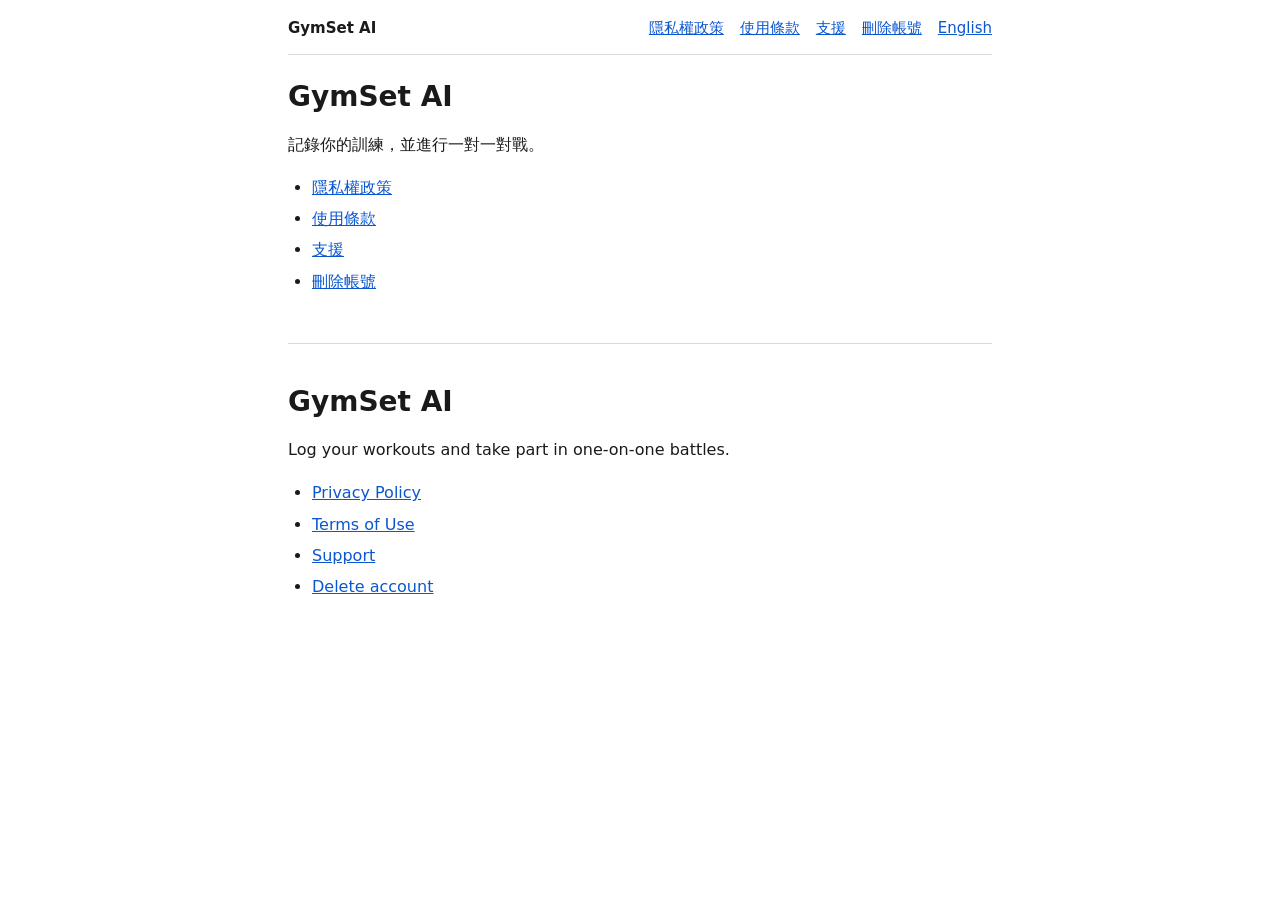
<file: index.html>
<!doctype html>
<html lang="zh-Hant">
<head>
<meta charset="utf-8">
<meta name="viewport" content="width=device-width, initial-scale=1">
<title>GymSet AI</title>
<link rel="stylesheet" href="style.css">
</head>
<body>
<nav><a class="brand" href="index.html">GymSet AI</a> <a href="privacy/index.html">隱私權政策</a> <a href="terms/index.html">使用條款</a> <a href="support/index.html">支援</a> <a href="delete-account/index.html">刪除帳號</a> <a href="index.html#en">English</a></nav>
<main>
<h1>GymSet AI</h1>
<p>記錄你的訓練，並進行一對一對戰。</p>
<ul>
<li><a href="privacy/index.html">隱私權政策</a></li>
<li><a href="terms/index.html">使用條款</a></li>
<li><a href="support/index.html">支援</a></li>
<li><a href="delete-account/index.html">刪除帳號</a></li>
</ul>
<section id="en" lang="en">
<h1>GymSet AI</h1>
<p>Log your workouts and take part in one-on-one battles.</p>
<ul>
<li><a href="en/privacy/index.html">Privacy Policy</a></li>
<li><a href="en/terms/index.html">Terms of Use</a></li>
<li><a href="support/index.html#en">Support</a></li>
<li><a href="delete-account/index.html#en">Delete account</a></li>
</ul>
</section>
</main>
</body>
</html>
</file>
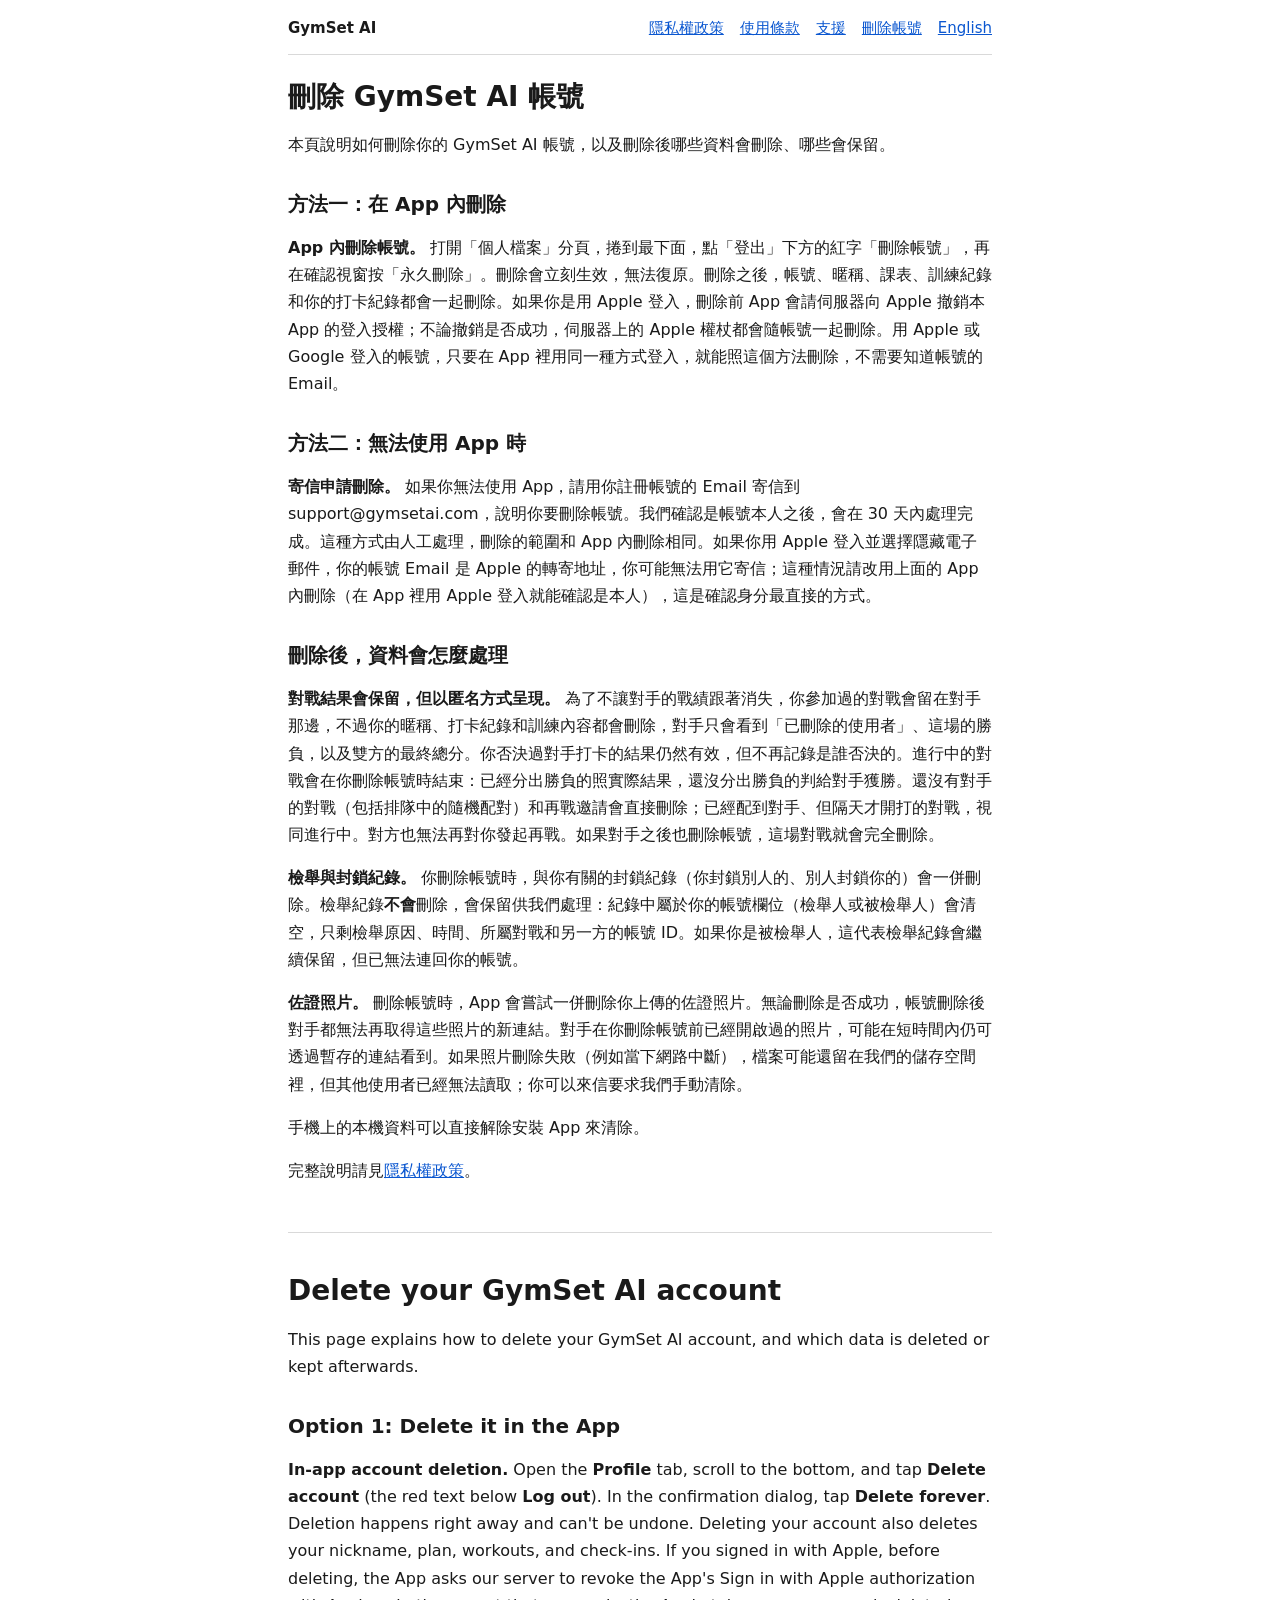
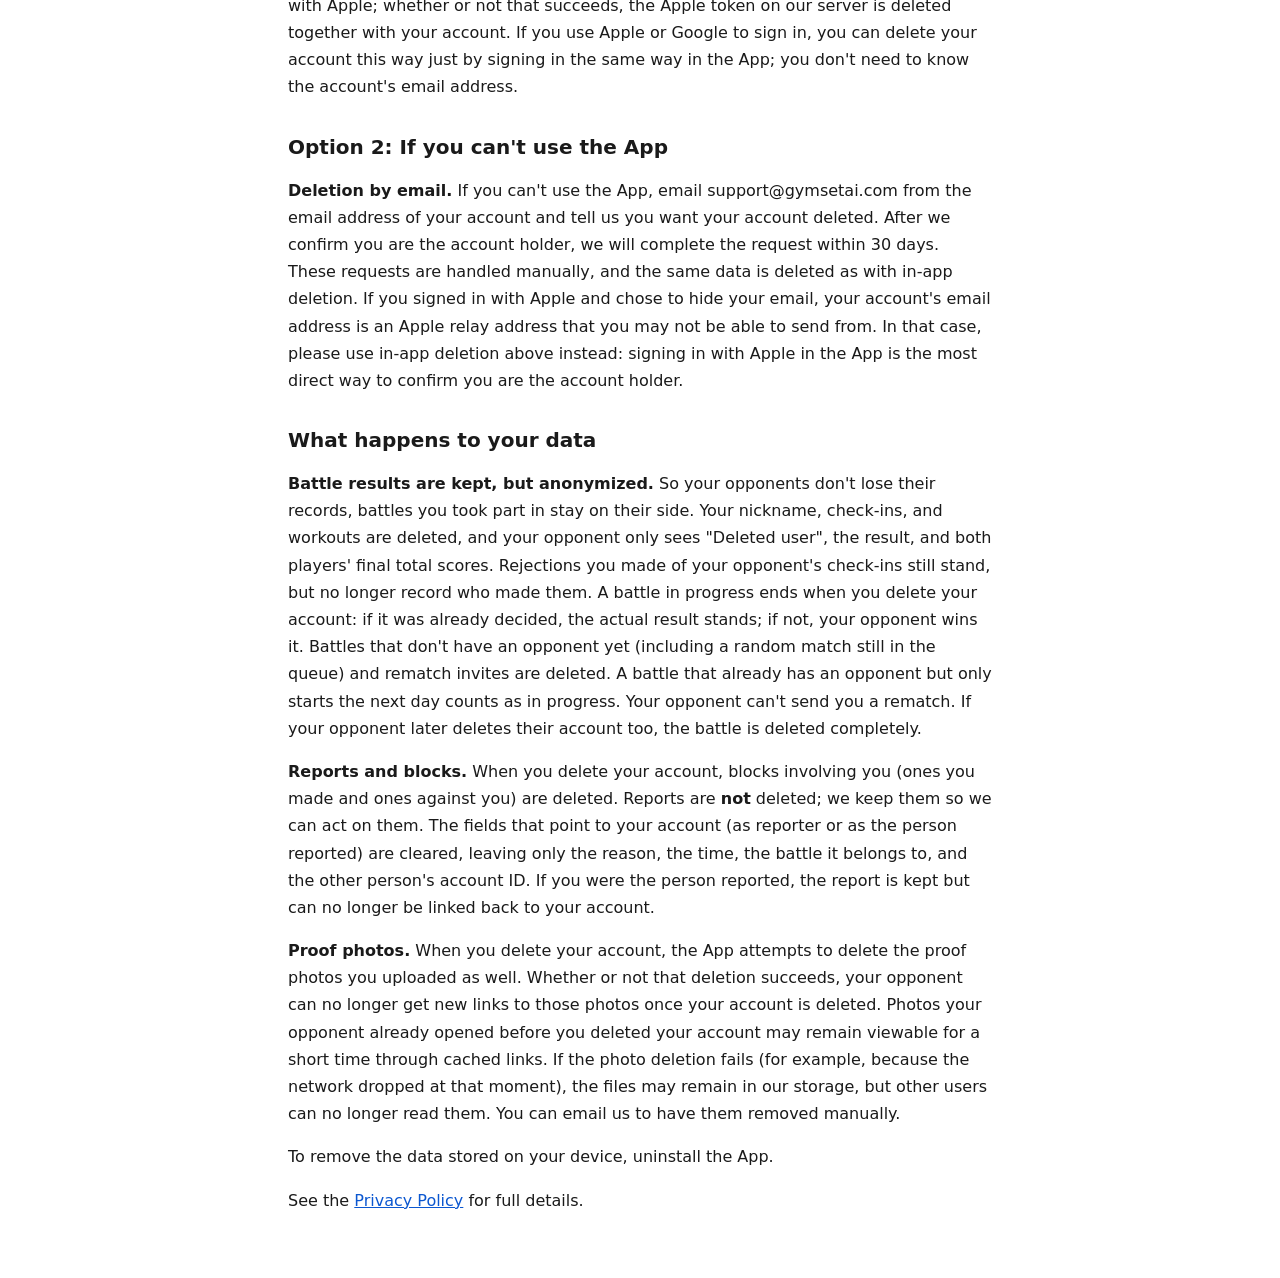
<file: delete-account/index.html>
<!doctype html>
<html lang="zh-Hant">
<head>
<meta charset="utf-8">
<meta name="viewport" content="width=device-width, initial-scale=1">
<title>刪除 GymSet AI 帳號</title>
<link rel="stylesheet" href="../style.css">
</head>
<body>
<nav><a class="brand" href="../index.html">GymSet AI</a> <a href="../privacy/index.html">隱私權政策</a> <a href="../terms/index.html">使用條款</a> <a href="../support/index.html">支援</a> <a href="../delete-account/index.html">刪除帳號</a> <a href="../delete-account/index.html#en">English</a></nav>
<main>
<h1>刪除 GymSet AI 帳號</h1>
<p>本頁說明如何刪除你的 GymSet AI 帳號，以及刪除後哪些資料會刪除、哪些會保留。</p>
<h2>方法一：在 App 內刪除</h2>
<p><strong>App 內刪除帳號。</strong> 打開「個人檔案」分頁，捲到最下面，點「登出」下方的紅字「刪除帳號」，再在確認視窗按「永久刪除」。刪除會立刻生效，無法復原。刪除之後，帳號、暱稱、課表、訓練紀錄和你的打卡紀錄都會一起刪除。如果你是用 Apple 登入，刪除前 App 會請伺服器向 Apple 撤銷本 App 的登入授權；不論撤銷是否成功，伺服器上的 Apple 權杖都會隨帳號一起刪除。用 Apple 或 Google 登入的帳號，只要在 App 裡用同一種方式登入，就能照這個方法刪除，不需要知道帳號的 Email。</p>
<h2>方法二：無法使用 App 時</h2>
<p><strong>寄信申請刪除。</strong> 如果你無法使用 App，請用你註冊帳號的 Email 寄信到 support@gymsetai.com，說明你要刪除帳號。我們確認是帳號本人之後，會在 30 天內處理完成。這種方式由人工處理，刪除的範圍和 App 內刪除相同。如果你用 Apple 登入並選擇隱藏電子郵件，你的帳號 Email 是 Apple 的轉寄地址，你可能無法用它寄信；這種情況請改用上面的 App 內刪除（在 App 裡用 Apple 登入就能確認是本人），這是確認身分最直接的方式。</p>
<h2>刪除後，資料會怎麼處理</h2>
<p><strong>對戰結果會保留，但以匿名方式呈現。</strong> 為了不讓對手的戰績跟著消失，你參加過的對戰會留在對手那邊，不過你的暱稱、打卡紀錄和訓練內容都會刪除，對手只會看到「已刪除的使用者」、這場的勝負，以及雙方的最終總分。你否決過對手打卡的結果仍然有效，但不再記錄是誰否決的。進行中的對戰會在你刪除帳號時結束：已經分出勝負的照實際結果，還沒分出勝負的判給對手獲勝。還沒有對手的對戰（包括排隊中的隨機配對）和再戰邀請會直接刪除；已經配到對手、但隔天才開打的對戰，視同進行中。對方也無法再對你發起再戰。如果對手之後也刪除帳號，這場對戰就會完全刪除。</p>
<p><strong>檢舉與封鎖紀錄。</strong> 你刪除帳號時，與你有關的封鎖紀錄（你封鎖別人的、別人封鎖你的）會一併刪除。檢舉紀錄<strong>不會</strong>刪除，會保留供我們處理：紀錄中屬於你的帳號欄位（檢舉人或被檢舉人）會清空，只剩檢舉原因、時間、所屬對戰和另一方的帳號 ID。如果你是被檢舉人，這代表檢舉紀錄會繼續保留，但已無法連回你的帳號。</p>
<p><strong>佐證照片。</strong> 刪除帳號時，App 會嘗試一併刪除你上傳的佐證照片。無論刪除是否成功，帳號刪除後對手都無法再取得這些照片的新連結。對手在你刪除帳號前已經開啟過的照片，可能在短時間內仍可透過暫存的連結看到。如果照片刪除失敗（例如當下網路中斷），檔案可能還留在我們的儲存空間裡，但其他使用者已經無法讀取；你可以來信要求我們手動清除。</p>
<p>手機上的本機資料可以直接解除安裝 App 來清除。</p>
<p>完整說明請見<a href="../privacy/index.html">隱私權政策</a>。</p>
<section id="en" lang="en">
<h1>Delete your GymSet AI account</h1>
<p>This page explains how to delete your GymSet AI account, and which data is deleted or kept afterwards.</p>
<h2>Option 1: Delete it in the App</h2>
<p><strong>In-app account deletion.</strong> Open the <strong>Profile</strong> tab, scroll to the bottom, and tap <strong>Delete account</strong> (the red text below <strong>Log out</strong>). In the confirmation dialog, tap <strong>Delete forever</strong>. Deletion happens right away and can't be undone. Deleting your account also deletes your nickname, plan, workouts, and check-ins. If you signed in with Apple, before deleting, the App asks our server to revoke the App's Sign in with Apple authorization with Apple; whether or not that succeeds, the Apple token on our server is deleted together with your account. If you use Apple or Google to sign in, you can delete your account this way just by signing in the same way in the App; you don't need to know the account's email address.</p>
<h2>Option 2: If you can't use the App</h2>
<p><strong>Deletion by email.</strong> If you can't use the App, email support@gymsetai.com from the email address of your account and tell us you want your account deleted. After we confirm you are the account holder, we will complete the request within 30 days. These requests are handled manually, and the same data is deleted as with in-app deletion. If you signed in with Apple and chose to hide your email, your account's email address is an Apple relay address that you may not be able to send from. In that case, please use in-app deletion above instead: signing in with Apple in the App is the most direct way to confirm you are the account holder.</p>
<h2>What happens to your data</h2>
<p><strong>Battle results are kept, but anonymized.</strong> So your opponents don't lose their records, battles you took part in stay on their side. Your nickname, check-ins, and workouts are deleted, and your opponent only sees &quot;Deleted user&quot;, the result, and both players' final total scores. Rejections you made of your opponent's check-ins still stand, but no longer record who made them. A battle in progress ends when you delete your account: if it was already decided, the actual result stands; if not, your opponent wins it. Battles that don't have an opponent yet (including a random match still in the queue) and rematch invites are deleted. A battle that already has an opponent but only starts the next day counts as in progress. Your opponent can't send you a rematch. If your opponent later deletes their account too, the battle is deleted completely.</p>
<p><strong>Reports and blocks.</strong> When you delete your account, blocks involving you (ones you made and ones against you) are deleted. Reports are <strong>not</strong> deleted; we keep them so we can act on them. The fields that point to your account (as reporter or as the person reported) are cleared, leaving only the reason, the time, the battle it belongs to, and the other person's account ID. If you were the person reported, the report is kept but can no longer be linked back to your account.</p>
<p><strong>Proof photos.</strong> When you delete your account, the App attempts to delete the proof photos you uploaded as well. Whether or not that deletion succeeds, your opponent can no longer get new links to those photos once your account is deleted. Photos your opponent already opened before you deleted your account may remain viewable for a short time through cached links. If the photo deletion fails (for example, because the network dropped at that moment), the files may remain in our storage, but other users can no longer read them. You can email us to have them removed manually.</p>
<p>To remove the data stored on your device, uninstall the App.</p>
<p>See the <a href="../en/privacy/index.html">Privacy Policy</a> for full details.</p>
</section>
</main>
</body>
</html>
</file>
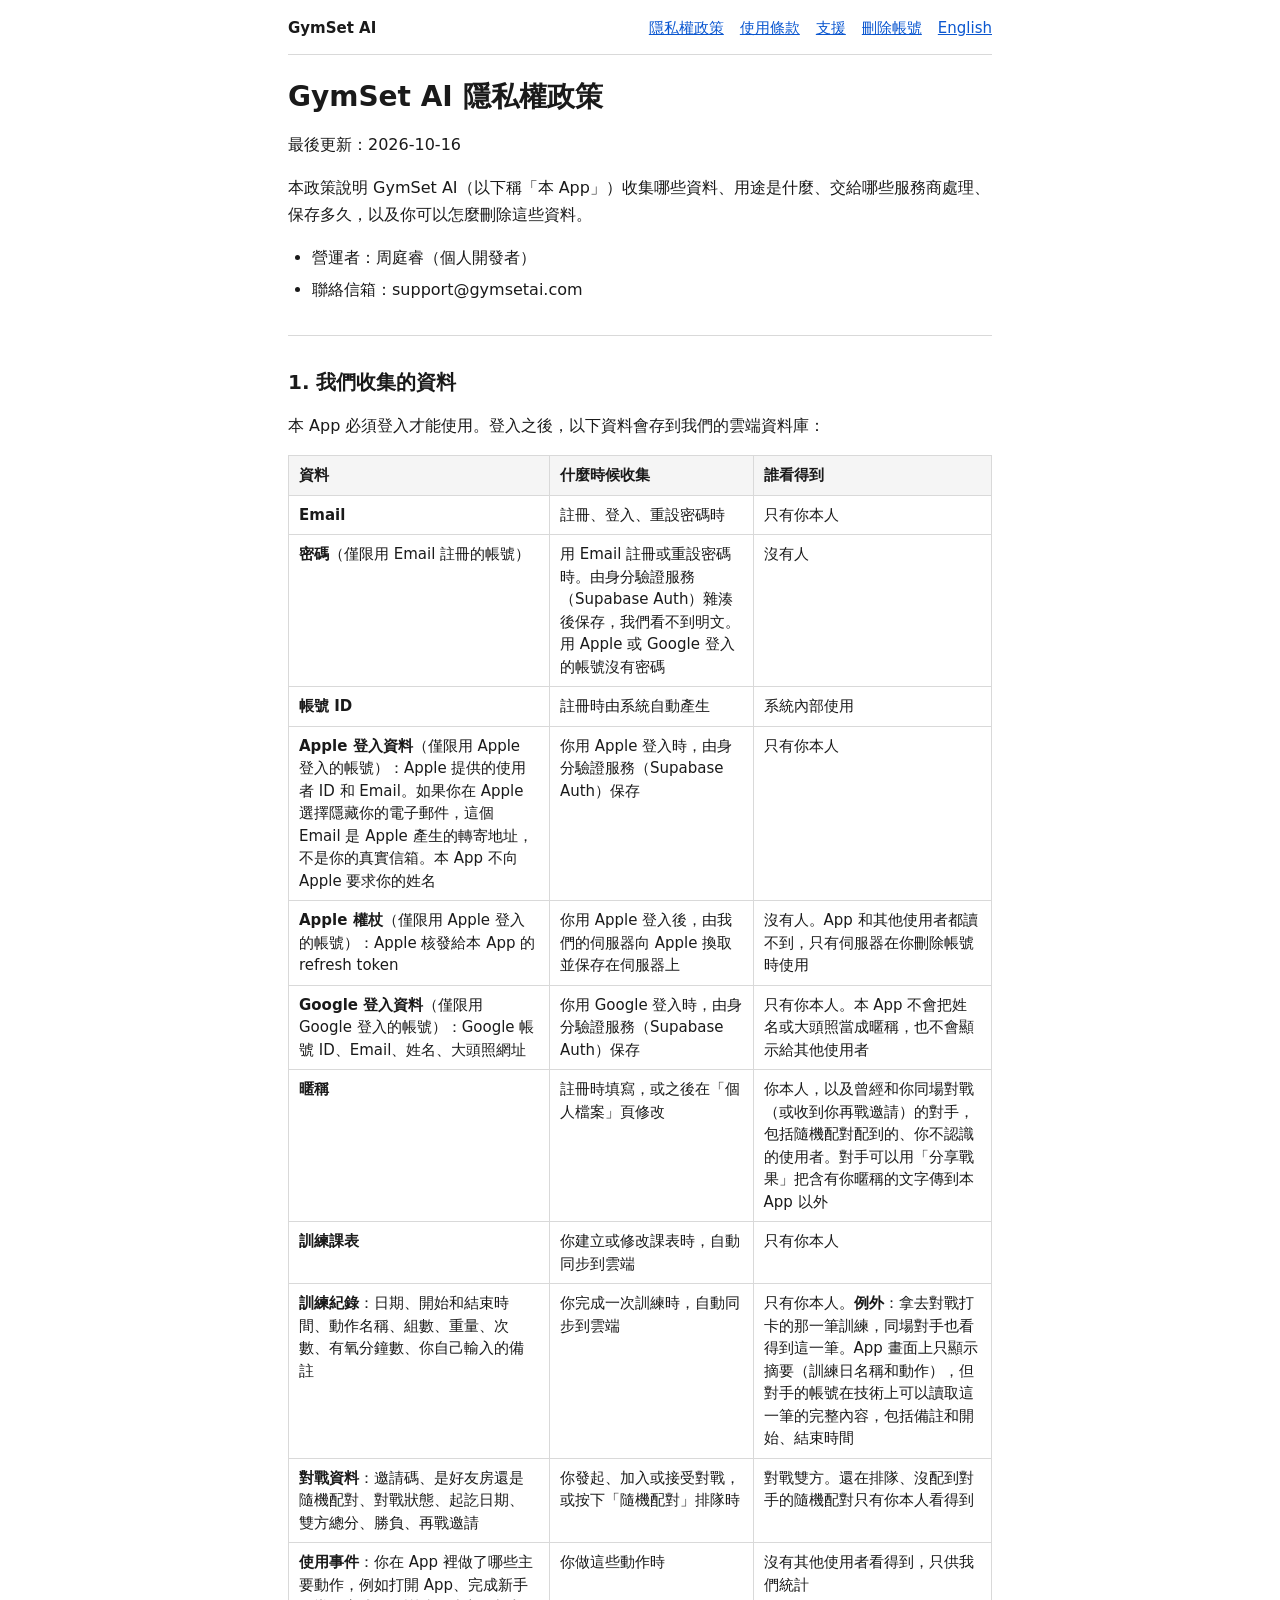
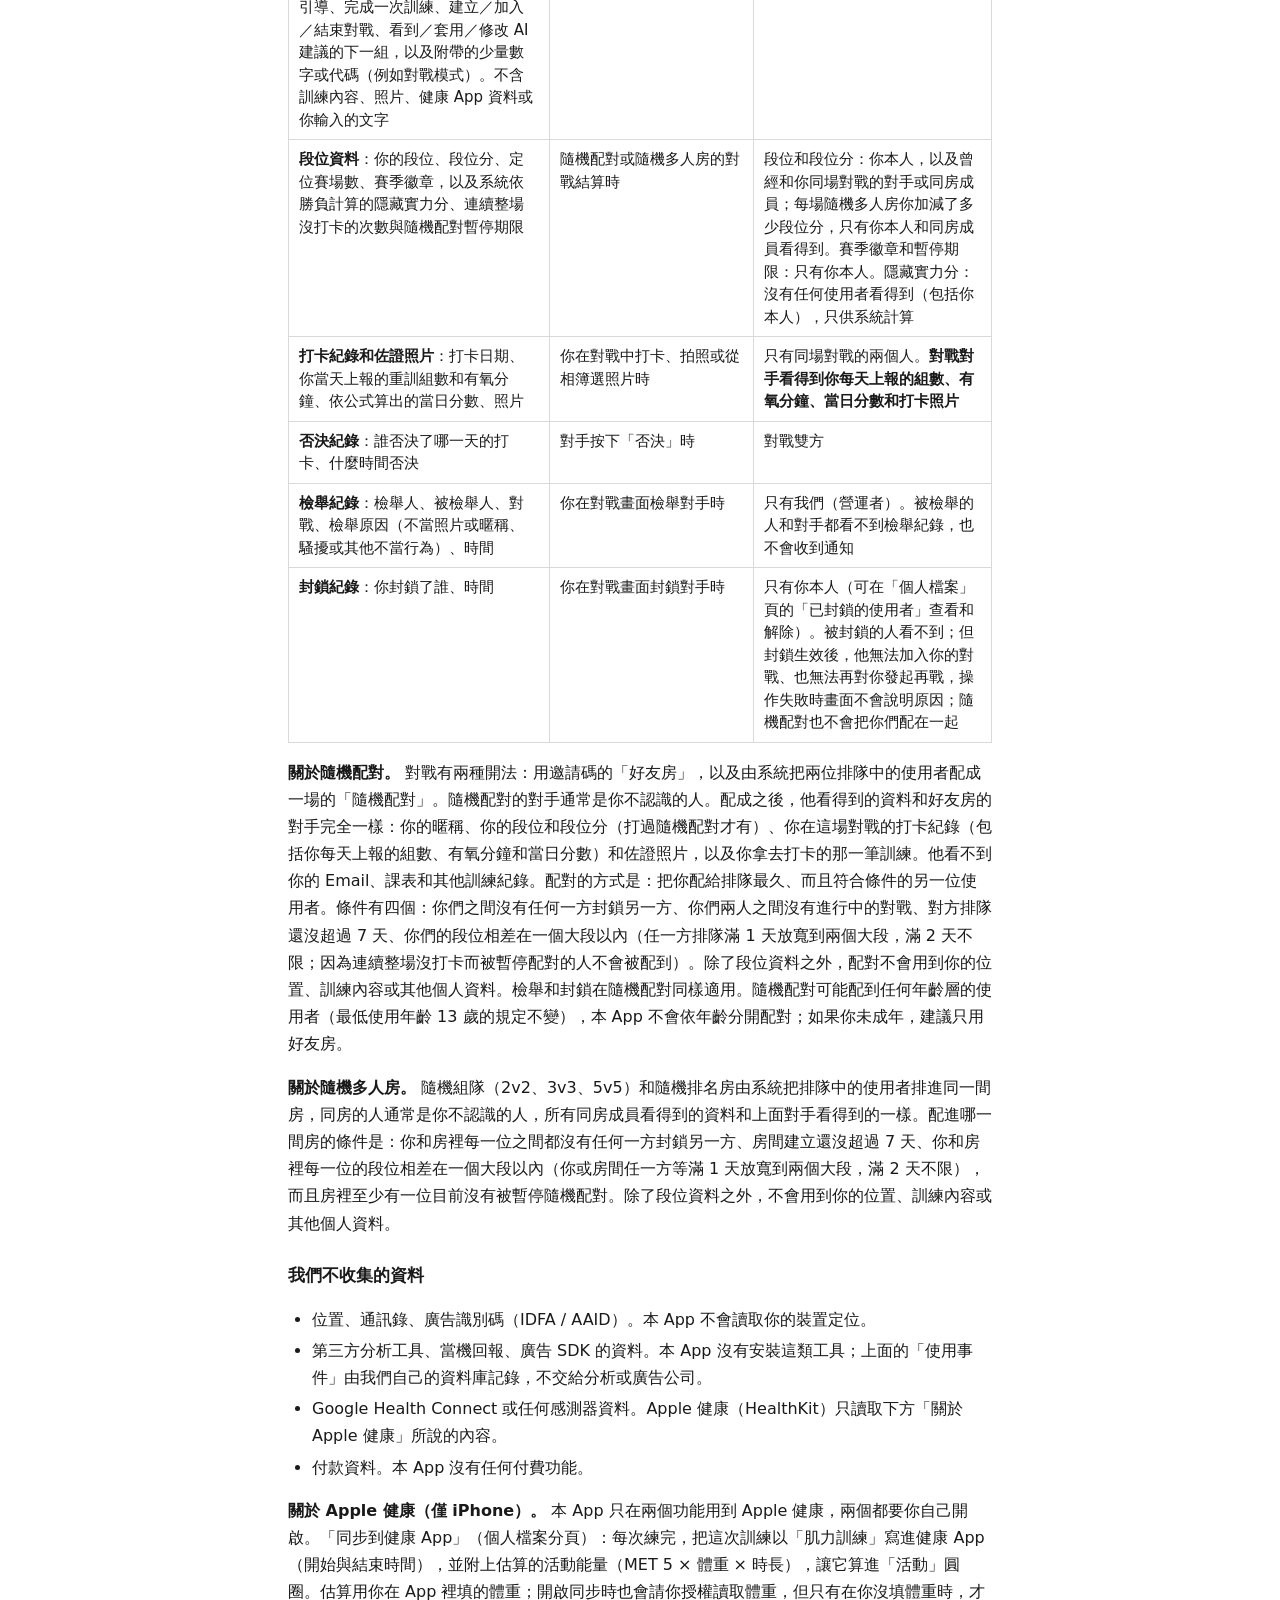
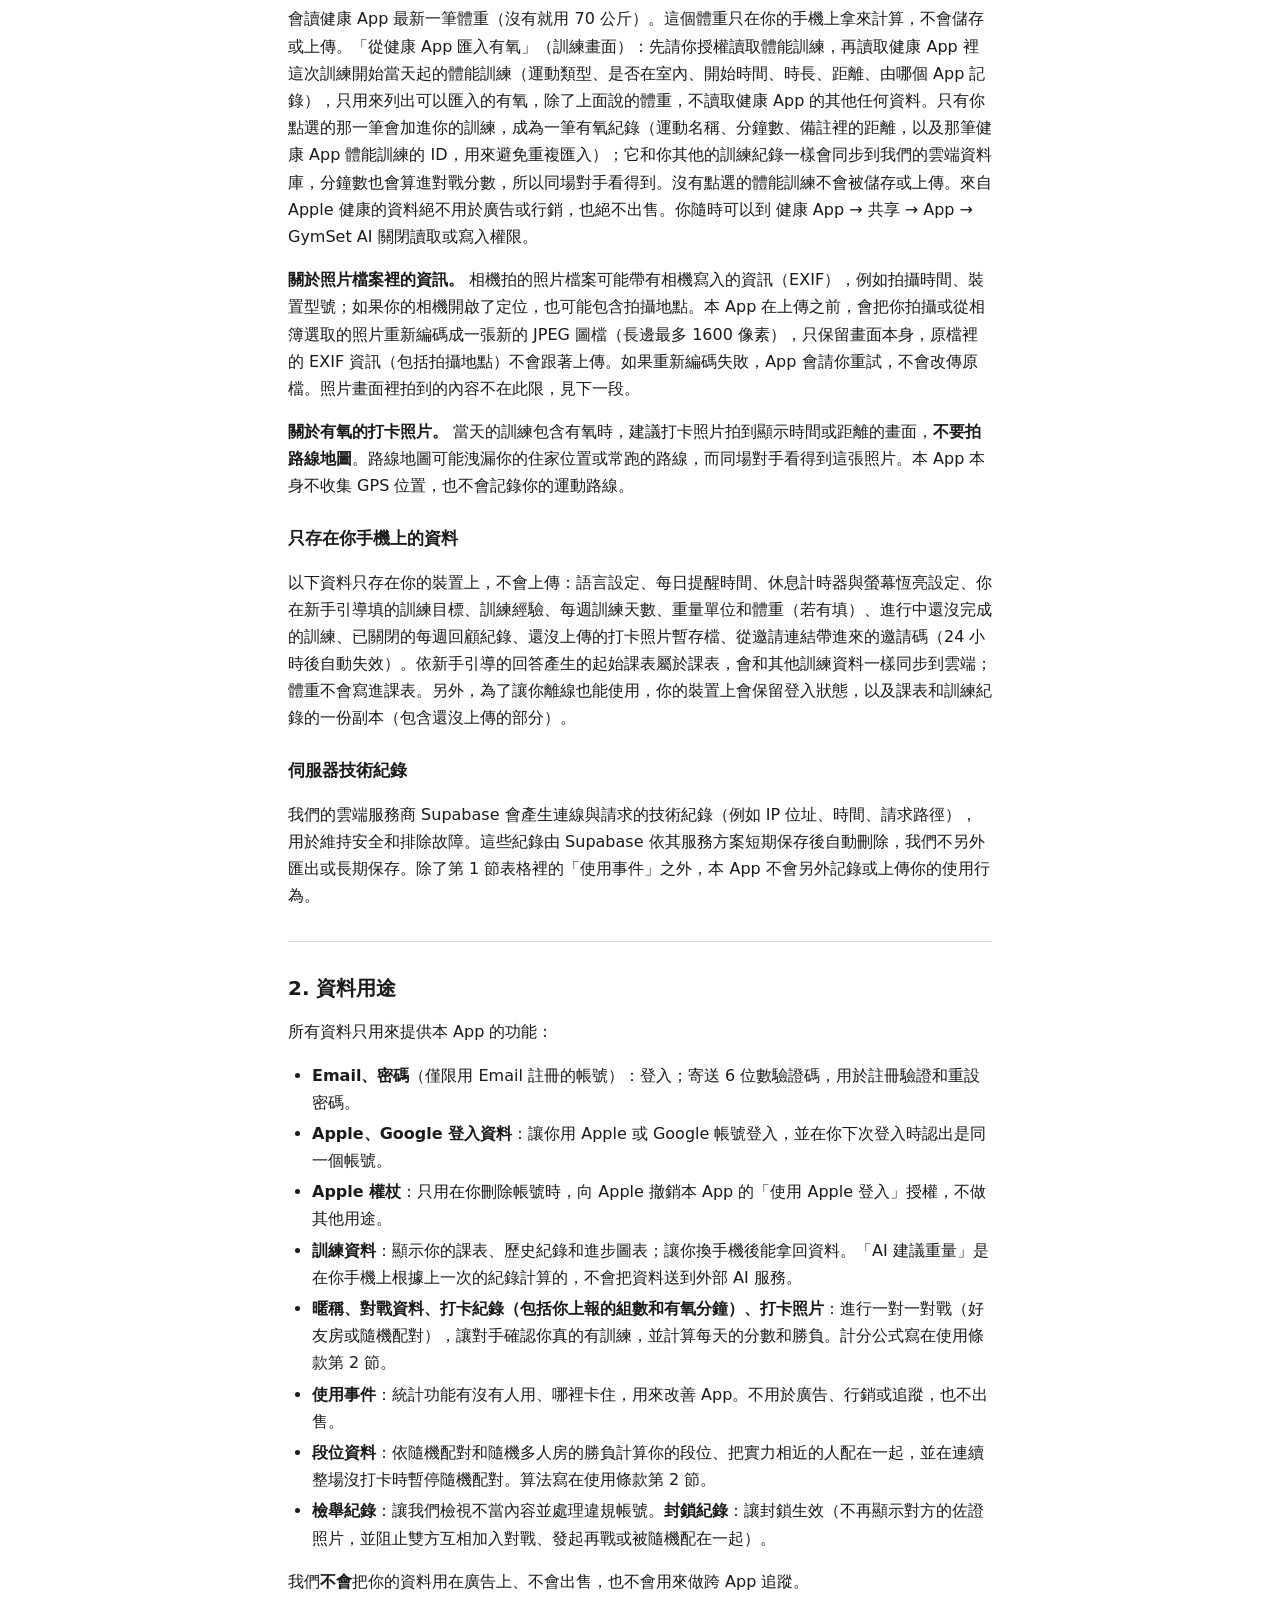
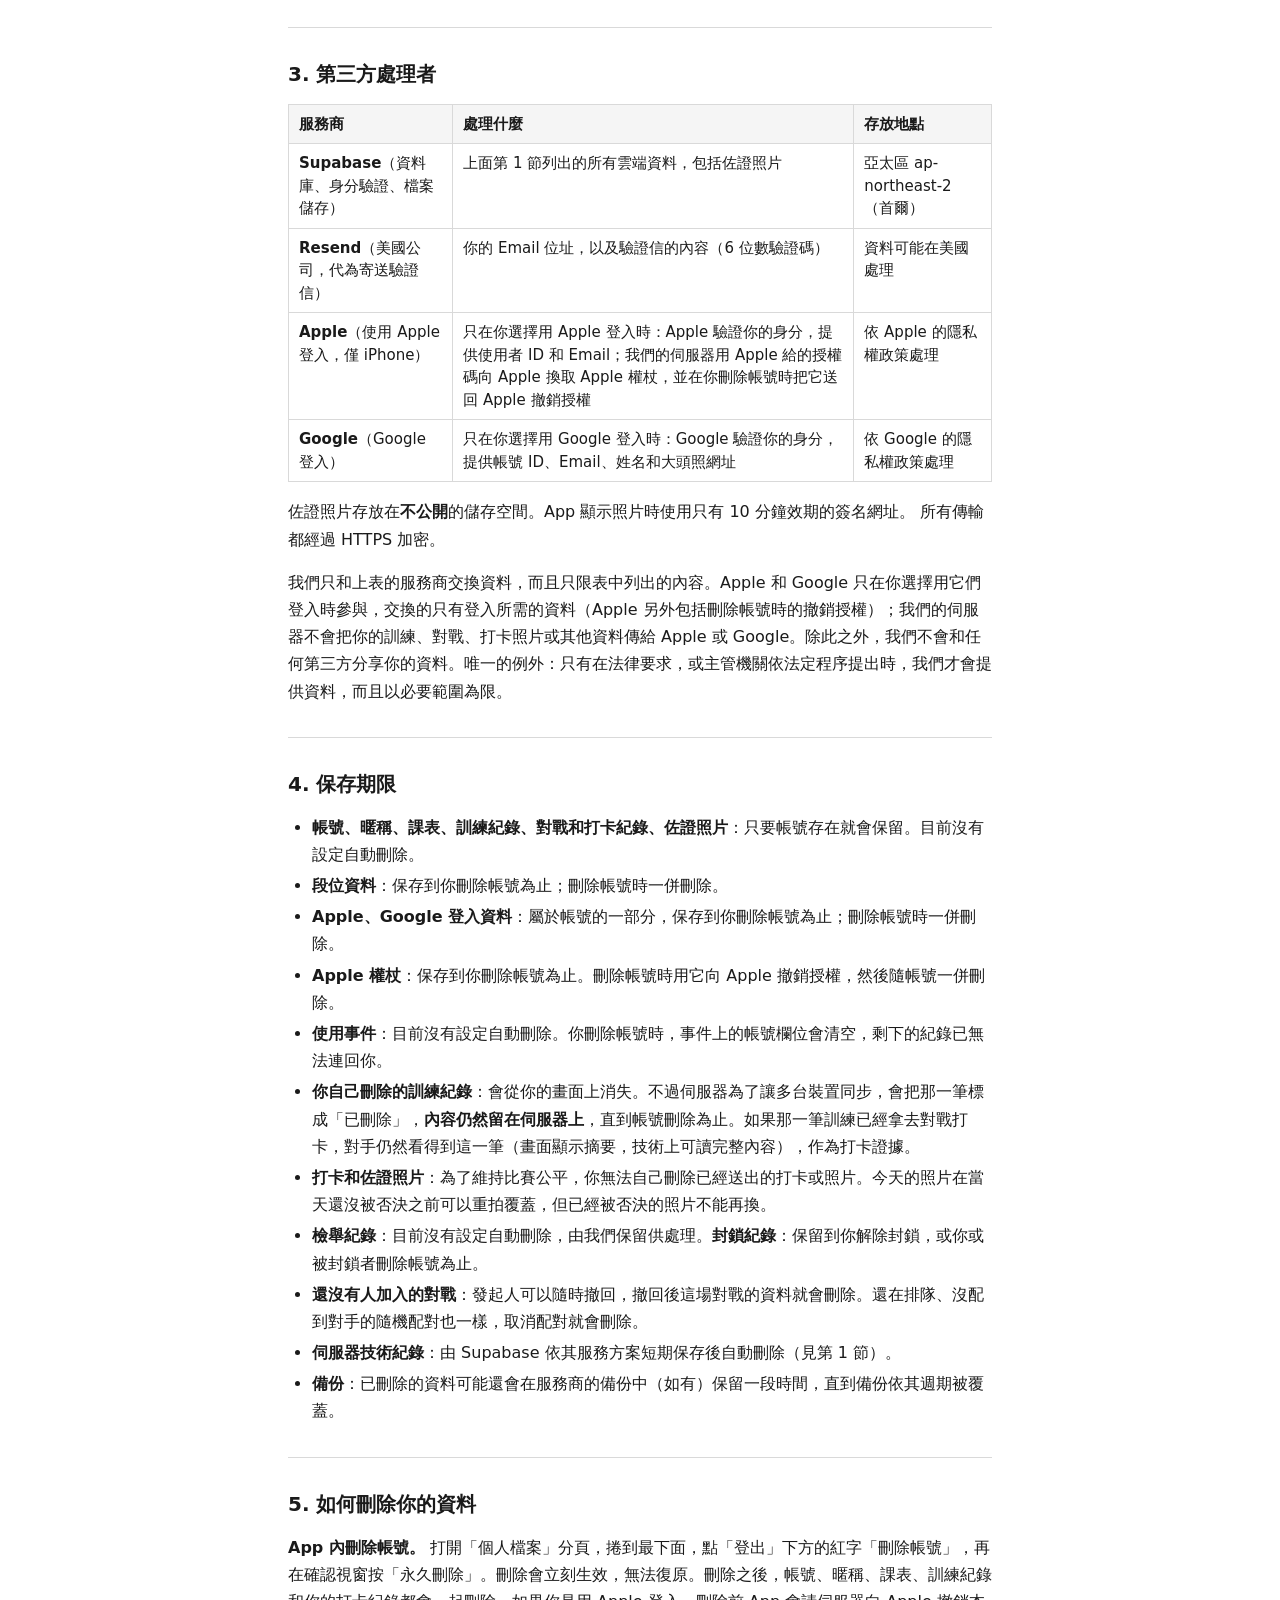
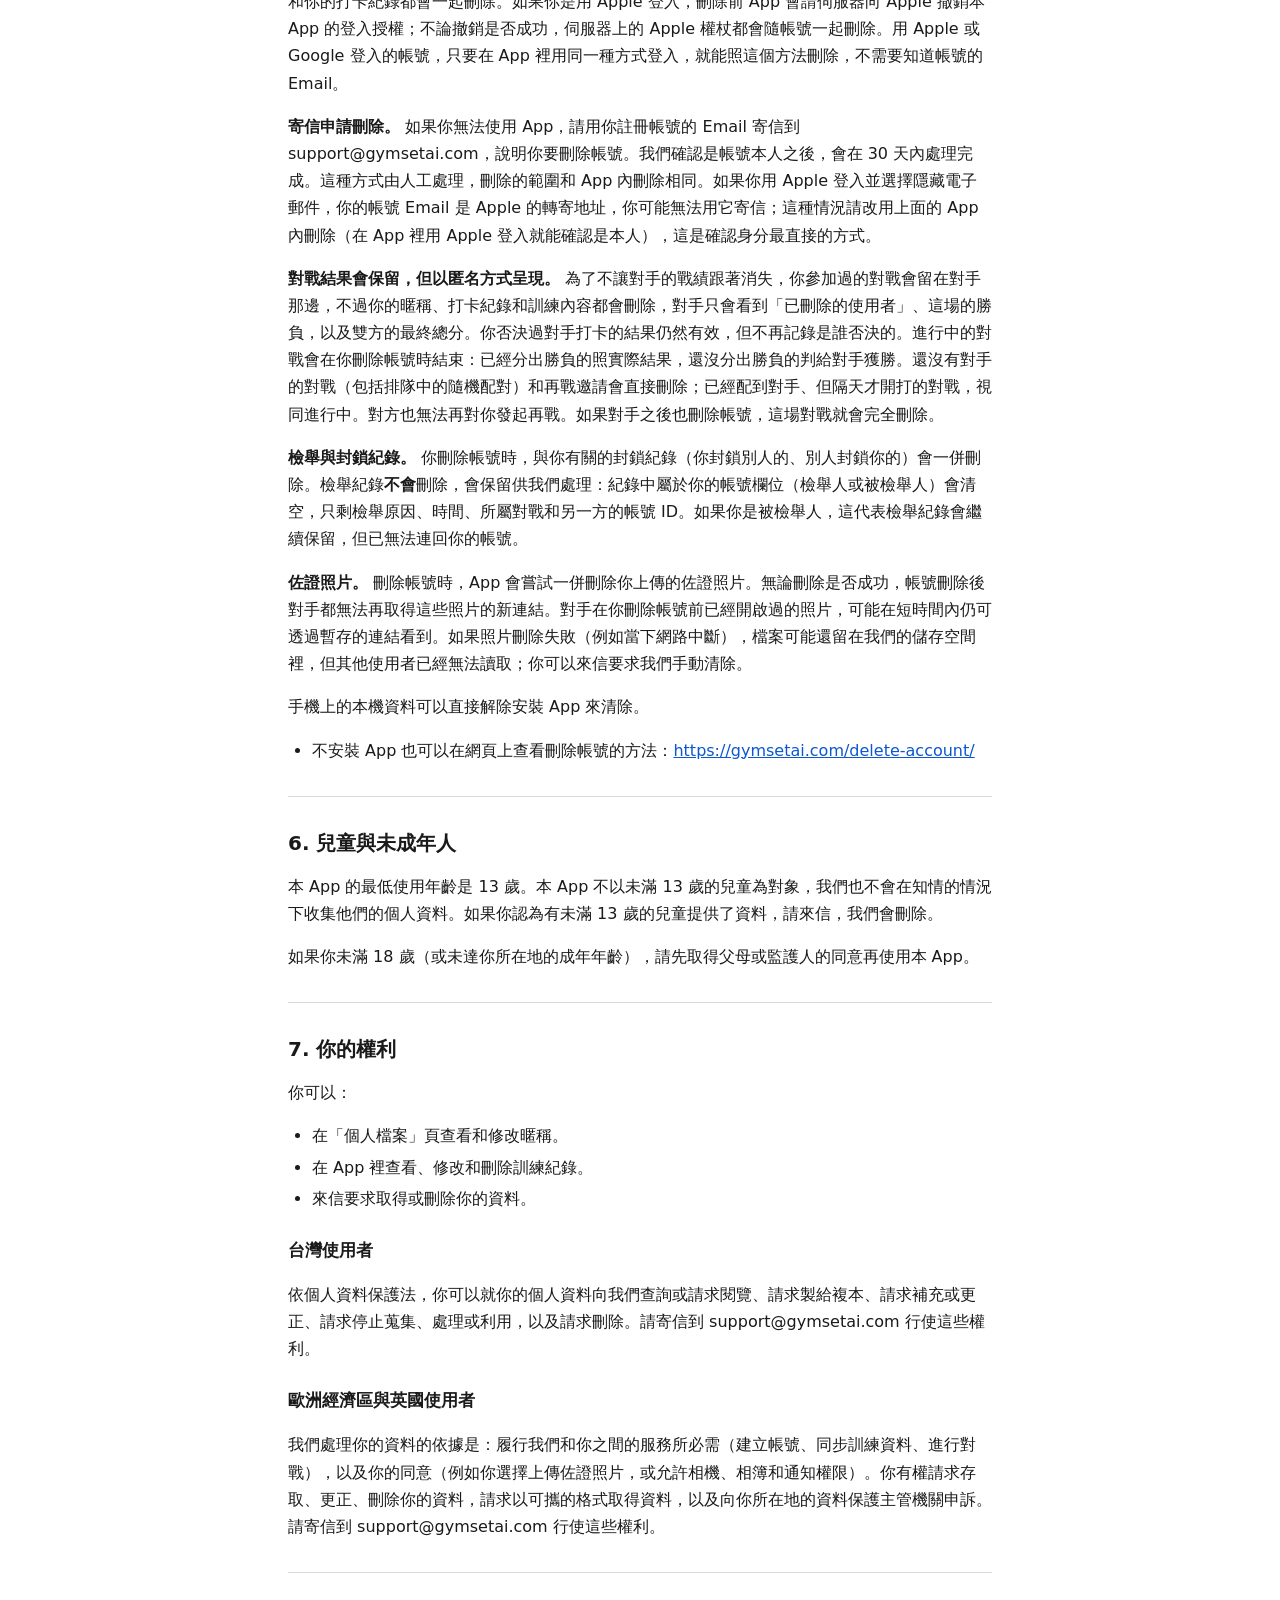
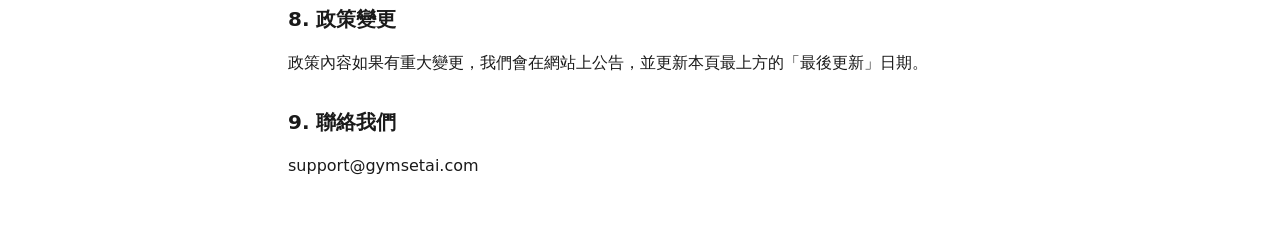
<file: privacy/index.html>
<!doctype html>
<html lang="zh-Hant">
<head>
<meta charset="utf-8">
<meta name="viewport" content="width=device-width, initial-scale=1">
<title>GymSet AI 隱私權政策</title>
<link rel="stylesheet" href="../style.css">
</head>
<body>
<nav><a class="brand" href="../index.html">GymSet AI</a> <a href="../privacy/index.html">隱私權政策</a> <a href="../terms/index.html">使用條款</a> <a href="../support/index.html">支援</a> <a href="../delete-account/index.html">刪除帳號</a> <a href="../en/privacy/index.html">English</a></nav>
<main>
<h1>GymSet AI 隱私權政策</h1>
<p>最後更新：2026-10-16</p>
<p>本政策說明 GymSet AI（以下稱「本 App」）收集哪些資料、用途是什麼、交給哪些服務商處理、保存多久，以及你可以怎麼刪除這些資料。</p>
<ul>
<li>營運者：周庭睿（個人開發者）</li>
<li>聯絡信箱：support@gymsetai.com</li>
</ul>
<hr>
<h2>1. 我們收集的資料</h2>
<p>本 App 必須登入才能使用。登入之後，以下資料會存到我們的雲端資料庫：</p>
<div class="table"><table>
<thead><tr><th>資料</th><th>什麼時候收集</th><th>誰看得到</th></tr></thead>
<tbody>
<tr><td><strong>Email</strong></td><td>註冊、登入、重設密碼時</td><td>只有你本人</td></tr>
<tr><td><strong>密碼</strong>（僅限用 Email 註冊的帳號）</td><td>用 Email 註冊或重設密碼時。由身分驗證服務（Supabase Auth）雜湊後保存，我們看不到明文。用 Apple 或 Google 登入的帳號沒有密碼</td><td>沒有人</td></tr>
<tr><td><strong>帳號 ID</strong></td><td>註冊時由系統自動產生</td><td>系統內部使用</td></tr>
<tr><td><strong>Apple 登入資料</strong>（僅限用 Apple 登入的帳號）：Apple 提供的使用者 ID 和 Email。如果你在 Apple 選擇隱藏你的電子郵件，這個 Email 是 Apple 產生的轉寄地址，不是你的真實信箱。本 App 不向 Apple 要求你的姓名</td><td>你用 Apple 登入時，由身分驗證服務（Supabase Auth）保存</td><td>只有你本人</td></tr>
<tr><td><strong>Apple 權杖</strong>（僅限用 Apple 登入的帳號）：Apple 核發給本 App 的 refresh token</td><td>你用 Apple 登入後，由我們的伺服器向 Apple 換取並保存在伺服器上</td><td>沒有人。App 和其他使用者都讀不到，只有伺服器在你刪除帳號時使用</td></tr>
<tr><td><strong>Google 登入資料</strong>（僅限用 Google 登入的帳號）：Google 帳號 ID、Email、姓名、大頭照網址</td><td>你用 Google 登入時，由身分驗證服務（Supabase Auth）保存</td><td>只有你本人。本 App 不會把姓名或大頭照當成暱稱，也不會顯示給其他使用者</td></tr>
<tr><td><strong>暱稱</strong></td><td>註冊時填寫，或之後在「個人檔案」頁修改</td><td>你本人，以及曾經和你同場對戰（或收到你再戰邀請）的對手，包括隨機配對配到的、你不認識的使用者。對手可以用「分享戰果」把含有你暱稱的文字傳到本 App 以外</td></tr>
<tr><td><strong>訓練課表</strong></td><td>你建立或修改課表時，自動同步到雲端</td><td>只有你本人</td></tr>
<tr><td><strong>訓練紀錄</strong>：日期、開始和結束時間、動作名稱、組數、重量、次數、有氧分鐘數、你自己輸入的備註</td><td>你完成一次訓練時，自動同步到雲端</td><td>只有你本人。<strong>例外</strong>：拿去對戰打卡的那一筆訓練，同場對手也看得到這一筆。App 畫面上只顯示摘要（訓練日名稱和動作），但對手的帳號在技術上可以讀取這一筆的完整內容，包括備註和開始、結束時間</td></tr>
<tr><td><strong>對戰資料</strong>：邀請碼、是好友房還是隨機配對、對戰狀態、起訖日期、雙方總分、勝負、再戰邀請</td><td>你發起、加入或接受對戰，或按下「隨機配對」排隊時</td><td>對戰雙方。還在排隊、沒配到對手的隨機配對只有你本人看得到</td></tr>
<tr><td><strong>使用事件</strong>：你在 App 裡做了哪些主要動作，例如打開 App、完成新手引導、完成一次訓練、建立／加入／結束對戰、看到／套用／修改 AI 建議的下一組，以及附帶的少量數字或代碼（例如對戰模式）。不含訓練內容、照片、健康 App 資料或你輸入的文字</td><td>你做這些動作時</td><td>沒有其他使用者看得到，只供我們統計</td></tr>
<tr><td><strong>段位資料</strong>：你的段位、段位分、定位賽場數、賽季徽章，以及系統依勝負計算的隱藏實力分、連續整場沒打卡的次數與隨機配對暫停期限</td><td>隨機配對或隨機多人房的對戰結算時</td><td>段位和段位分：你本人，以及曾經和你同場對戰的對手或同房成員；每場隨機多人房你加減了多少段位分，只有你本人和同房成員看得到。賽季徽章和暫停期限：只有你本人。隱藏實力分：沒有任何使用者看得到（包括你本人），只供系統計算</td></tr>
<tr><td><strong>打卡紀錄和佐證照片</strong>：打卡日期、你當天上報的重訓組數和有氧分鐘、依公式算出的當日分數、照片</td><td>你在對戰中打卡、拍照或從相簿選照片時</td><td>只有同場對戰的兩個人。<strong>對戰對手看得到你每天上報的組數、有氧分鐘、當日分數和打卡照片</strong></td></tr>
<tr><td><strong>否決紀錄</strong>：誰否決了哪一天的打卡、什麼時間否決</td><td>對手按下「否決」時</td><td>對戰雙方</td></tr>
<tr><td><strong>檢舉紀錄</strong>：檢舉人、被檢舉人、對戰、檢舉原因（不當照片或暱稱、騷擾或其他不當行為）、時間</td><td>你在對戰畫面檢舉對手時</td><td>只有我們（營運者）。被檢舉的人和對手都看不到檢舉紀錄，也不會收到通知</td></tr>
<tr><td><strong>封鎖紀錄</strong>：你封鎖了誰、時間</td><td>你在對戰畫面封鎖對手時</td><td>只有你本人（可在「個人檔案」頁的「已封鎖的使用者」查看和解除）。被封鎖的人看不到；但封鎖生效後，他無法加入你的對戰、也無法再對你發起再戰，操作失敗時畫面不會說明原因；隨機配對也不會把你們配在一起</td></tr>
</tbody>
</table></div>
<p><strong>關於隨機配對。</strong> 對戰有兩種開法：用邀請碼的「好友房」，以及由系統把兩位排隊中的使用者配成一場的「隨機配對」。隨機配對的對手通常是你不認識的人。配成之後，他看得到的資料和好友房的對手完全一樣：你的暱稱、你的段位和段位分（打過隨機配對才有）、你在這場對戰的打卡紀錄（包括你每天上報的組數、有氧分鐘和當日分數）和佐證照片，以及你拿去打卡的那一筆訓練。他看不到你的 Email、課表和其他訓練紀錄。配對的方式是：把你配給排隊最久、而且符合條件的另一位使用者。條件有四個：你們之間沒有任何一方封鎖另一方、你們兩人之間沒有進行中的對戰、對方排隊還沒超過 7 天、你們的段位相差在一個大段以內（任一方排隊滿 1 天放寬到兩個大段，滿 2 天不限；因為連續整場沒打卡而被暫停配對的人不會被配到）。除了段位資料之外，配對不會用到你的位置、訓練內容或其他個人資料。檢舉和封鎖在隨機配對同樣適用。隨機配對可能配到任何年齡層的使用者（最低使用年齡 13 歲的規定不變），本 App 不會依年齡分開配對；如果你未成年，建議只用好友房。</p>
<p><strong>關於隨機多人房。</strong> 隨機組隊（2v2、3v3、5v5）和隨機排名房由系統把排隊中的使用者排進同一間房，同房的人通常是你不認識的人，所有同房成員看得到的資料和上面對手看得到的一樣。配進哪一間房的條件是：你和房裡每一位之間都沒有任何一方封鎖另一方、房間建立還沒超過 7 天、你和房裡每一位的段位相差在一個大段以內（你或房間任一方等滿 1 天放寬到兩個大段，滿 2 天不限），而且房裡至少有一位目前沒有被暫停隨機配對。除了段位資料之外，不會用到你的位置、訓練內容或其他個人資料。</p>
<h3>我們不收集的資料</h3>
<ul>
<li>位置、通訊錄、廣告識別碼（IDFA / AAID）。本 App 不會讀取你的裝置定位。</li>
<li>第三方分析工具、當機回報、廣告 SDK 的資料。本 App 沒有安裝這類工具；上面的「使用事件」由我們自己的資料庫記錄，不交給分析或廣告公司。</li>
<li>Google Health Connect 或任何感測器資料。Apple 健康（HealthKit）只讀取下方「關於 Apple 健康」所說的內容。</li>
<li>付款資料。本 App 沒有任何付費功能。</li>
</ul>
<p><strong>關於 Apple 健康（僅 iPhone）。</strong> 本 App 只在兩個功能用到 Apple 健康，兩個都要你自己開啟。「同步到健康 App」（個人檔案分頁）：每次練完，把這次訓練以「肌力訓練」寫進健康 App（開始與結束時間），並附上估算的活動能量（MET 5 × 體重 × 時長），讓它算進「活動」圓圈。估算用你在 App 裡填的體重；開啟同步時也會請你授權讀取體重，但只有在你沒填體重時，才會讀健康 App 最新一筆體重（沒有就用 70 公斤）。這個體重只在你的手機上拿來計算，不會儲存或上傳。「從健康 App 匯入有氧」（訓練畫面）：先請你授權讀取體能訓練，再讀取健康 App 裡這次訓練開始當天起的體能訓練（運動類型、是否在室內、開始時間、時長、距離、由哪個 App 記錄），只用來列出可以匯入的有氧，除了上面說的體重，不讀取健康 App 的其他任何資料。只有你點選的那一筆會加進你的訓練，成為一筆有氧紀錄（運動名稱、分鐘數、備註裡的距離，以及那筆健康 App 體能訓練的 ID，用來避免重複匯入）；它和你其他的訓練紀錄一樣會同步到我們的雲端資料庫，分鐘數也會算進對戰分數，所以同場對手看得到。沒有點選的體能訓練不會被儲存或上傳。來自 Apple 健康的資料絕不用於廣告或行銷，也絕不出售。你隨時可以到 健康 App → 共享 → App → GymSet AI 關閉讀取或寫入權限。</p>
<p><strong>關於照片檔案裡的資訊。</strong> 相機拍的照片檔案可能帶有相機寫入的資訊（EXIF），例如拍攝時間、裝置型號；如果你的相機開啟了定位，也可能包含拍攝地點。本 App 在上傳之前，會把你拍攝或從相簿選取的照片重新編碼成一張新的 JPEG 圖檔（長邊最多 1600 像素），只保留畫面本身，原檔裡的 EXIF 資訊（包括拍攝地點）不會跟著上傳。如果重新編碼失敗，App 會請你重試，不會改傳原檔。照片畫面裡拍到的內容不在此限，見下一段。</p>
<p><strong>關於有氧的打卡照片。</strong> 當天的訓練包含有氧時，建議打卡照片拍到顯示時間或距離的畫面，<strong>不要拍路線地圖</strong>。路線地圖可能洩漏你的住家位置或常跑的路線，而同場對手看得到這張照片。本 App 本身不收集 GPS 位置，也不會記錄你的運動路線。</p>
<h3>只存在你手機上的資料</h3>
<p>以下資料只存在你的裝置上，不會上傳：語言設定、每日提醒時間、休息計時器與螢幕恆亮設定、你在新手引導填的訓練目標、訓練經驗、每週訓練天數、重量單位和體重（若有填）、進行中還沒完成的訓練、已關閉的每週回顧紀錄、還沒上傳的打卡照片暫存檔、從邀請連結帶進來的邀請碼（24 小時後自動失效）。依新手引導的回答產生的起始課表屬於課表，會和其他訓練資料一樣同步到雲端；體重不會寫進課表。另外，為了讓你離線也能使用，你的裝置上會保留登入狀態，以及課表和訓練紀錄的一份副本（包含還沒上傳的部分）。</p>
<h3>伺服器技術紀錄</h3>
<p>我們的雲端服務商 Supabase 會產生連線與請求的技術紀錄（例如 IP 位址、時間、請求路徑），用於維持安全和排除故障。這些紀錄由 Supabase 依其服務方案短期保存後自動刪除，我們不另外匯出或長期保存。除了第 1 節表格裡的「使用事件」之外，本 App 不會另外記錄或上傳你的使用行為。</p>
<hr>
<h2>2. 資料用途</h2>
<p>所有資料只用來提供本 App 的功能：</p>
<ul>
<li><strong>Email、密碼</strong>（僅限用 Email 註冊的帳號）：登入；寄送 6 位數驗證碼，用於註冊驗證和重設密碼。</li>
<li><strong>Apple、Google 登入資料</strong>：讓你用 Apple 或 Google 帳號登入，並在你下次登入時認出是同一個帳號。</li>
<li><strong>Apple 權杖</strong>：只用在你刪除帳號時，向 Apple 撤銷本 App 的「使用 Apple 登入」授權，不做其他用途。</li>
<li><strong>訓練資料</strong>：顯示你的課表、歷史紀錄和進步圖表；讓你換手機後能拿回資料。「AI 建議重量」是在你手機上根據上一次的紀錄計算的，不會把資料送到外部 AI 服務。</li>
<li><strong>暱稱、對戰資料、打卡紀錄（包括你上報的組數和有氧分鐘）、打卡照片</strong>：進行一對一對戰（好友房或隨機配對），讓對手確認你真的有訓練，並計算每天的分數和勝負。計分公式寫在使用條款第 2 節。</li>
<li><strong>使用事件</strong>：統計功能有沒有人用、哪裡卡住，用來改善 App。不用於廣告、行銷或追蹤，也不出售。</li>
<li><strong>段位資料</strong>：依隨機配對和隨機多人房的勝負計算你的段位、把實力相近的人配在一起，並在連續整場沒打卡時暫停隨機配對。算法寫在使用條款第 2 節。</li>
<li><strong>檢舉紀錄</strong>：讓我們檢視不當內容並處理違規帳號。<strong>封鎖紀錄</strong>：讓封鎖生效（不再顯示對方的佐證照片，並阻止雙方互相加入對戰、發起再戰或被隨機配在一起）。</li>
</ul>
<p>我們<strong>不會</strong>把你的資料用在廣告上、不會出售，也不會用來做跨 App 追蹤。</p>
<hr>
<h2>3. 第三方處理者</h2>
<div class="table"><table>
<thead><tr><th>服務商</th><th>處理什麼</th><th>存放地點</th></tr></thead>
<tbody>
<tr><td><strong>Supabase</strong>（資料庫、身分驗證、檔案儲存）</td><td>上面第 1 節列出的所有雲端資料，包括佐證照片</td><td>亞太區 ap-northeast-2（首爾）</td></tr>
<tr><td><strong>Resend</strong>（美國公司，代為寄送驗證信）</td><td>你的 Email 位址，以及驗證信的內容（6 位數驗證碼）</td><td>資料可能在美國處理</td></tr>
<tr><td><strong>Apple</strong>（使用 Apple 登入，僅 iPhone）</td><td>只在你選擇用 Apple 登入時：Apple 驗證你的身分，提供使用者 ID 和 Email；我們的伺服器用 Apple 給的授權碼向 Apple 換取 Apple 權杖，並在你刪除帳號時把它送回 Apple 撤銷授權</td><td>依 Apple 的隱私權政策處理</td></tr>
<tr><td><strong>Google</strong>（Google 登入）</td><td>只在你選擇用 Google 登入時：Google 驗證你的身分，提供帳號 ID、Email、姓名和大頭照網址</td><td>依 Google 的隱私權政策處理</td></tr>
</tbody>
</table></div>
<p>佐證照片存放在<strong>不公開</strong>的儲存空間。App 顯示照片時使用只有 10 分鐘效期的簽名網址。
所有傳輸都經過 HTTPS 加密。</p>
<p>我們只和上表的服務商交換資料，而且只限表中列出的內容。Apple 和 Google 只在你選擇用它們登入時參與，交換的只有登入所需的資料（Apple 另外包括刪除帳號時的撤銷授權）；我們的伺服器不會把你的訓練、對戰、打卡照片或其他資料傳給 Apple 或 Google。除此之外，我們不會和任何第三方分享你的資料。唯一的例外：只有在法律要求，或主管機關依法定程序提出時，我們才會提供資料，而且以必要範圍為限。</p>
<hr>
<h2>4. 保存期限</h2>
<ul>
<li><strong>帳號、暱稱、課表、訓練紀錄、對戰和打卡紀錄、佐證照片</strong>：只要帳號存在就會保留。目前沒有設定自動刪除。</li>
<li><strong>段位資料</strong>：保存到你刪除帳號為止；刪除帳號時一併刪除。</li>
<li><strong>Apple、Google 登入資料</strong>：屬於帳號的一部分，保存到你刪除帳號為止；刪除帳號時一併刪除。</li>
<li><strong>Apple 權杖</strong>：保存到你刪除帳號為止。刪除帳號時用它向 Apple 撤銷授權，然後隨帳號一併刪除。</li>
<li><strong>使用事件</strong>：目前沒有設定自動刪除。你刪除帳號時，事件上的帳號欄位會清空，剩下的紀錄已無法連回你。</li>
<li><strong>你自己刪除的訓練紀錄</strong>：會從你的畫面上消失。不過伺服器為了讓多台裝置同步，會把那一筆標成「已刪除」，<strong>內容仍然留在伺服器上</strong>，直到帳號刪除為止。如果那一筆訓練已經拿去對戰打卡，對手仍然看得到這一筆（畫面顯示摘要，技術上可讀完整內容），作為打卡證據。</li>
<li><strong>打卡和佐證照片</strong>：為了維持比賽公平，你無法自己刪除已經送出的打卡或照片。今天的照片在當天還沒被否決之前可以重拍覆蓋，但已經被否決的照片不能再換。</li>
<li><strong>檢舉紀錄</strong>：目前沒有設定自動刪除，由我們保留供處理。<strong>封鎖紀錄</strong>：保留到你解除封鎖，或你或被封鎖者刪除帳號為止。</li>
<li><strong>還沒有人加入的對戰</strong>：發起人可以隨時撤回，撤回後這場對戰的資料就會刪除。還在排隊、沒配到對手的隨機配對也一樣，取消配對就會刪除。</li>
<li><strong>伺服器技術紀錄</strong>：由 Supabase 依其服務方案短期保存後自動刪除（見第 1 節）。</li>
<li><strong>備份</strong>：已刪除的資料可能還會在服務商的備份中（如有）保留一段時間，直到備份依其週期被覆蓋。</li>
</ul>
<hr>
<h2>5. 如何刪除你的資料</h2>
<p><strong>App 內刪除帳號。</strong> 打開「個人檔案」分頁，捲到最下面，點「登出」下方的紅字「刪除帳號」，再在確認視窗按「永久刪除」。刪除會立刻生效，無法復原。刪除之後，帳號、暱稱、課表、訓練紀錄和你的打卡紀錄都會一起刪除。如果你是用 Apple 登入，刪除前 App 會請伺服器向 Apple 撤銷本 App 的登入授權；不論撤銷是否成功，伺服器上的 Apple 權杖都會隨帳號一起刪除。用 Apple 或 Google 登入的帳號，只要在 App 裡用同一種方式登入，就能照這個方法刪除，不需要知道帳號的 Email。</p>
<p><strong>寄信申請刪除。</strong> 如果你無法使用 App，請用你註冊帳號的 Email 寄信到 support@gymsetai.com，說明你要刪除帳號。我們確認是帳號本人之後，會在 30 天內處理完成。這種方式由人工處理，刪除的範圍和 App 內刪除相同。如果你用 Apple 登入並選擇隱藏電子郵件，你的帳號 Email 是 Apple 的轉寄地址，你可能無法用它寄信；這種情況請改用上面的 App 內刪除（在 App 裡用 Apple 登入就能確認是本人），這是確認身分最直接的方式。</p>
<p><strong>對戰結果會保留，但以匿名方式呈現。</strong> 為了不讓對手的戰績跟著消失，你參加過的對戰會留在對手那邊，不過你的暱稱、打卡紀錄和訓練內容都會刪除，對手只會看到「已刪除的使用者」、這場的勝負，以及雙方的最終總分。你否決過對手打卡的結果仍然有效，但不再記錄是誰否決的。進行中的對戰會在你刪除帳號時結束：已經分出勝負的照實際結果，還沒分出勝負的判給對手獲勝。還沒有對手的對戰（包括排隊中的隨機配對）和再戰邀請會直接刪除；已經配到對手、但隔天才開打的對戰，視同進行中。對方也無法再對你發起再戰。如果對手之後也刪除帳號，這場對戰就會完全刪除。</p>
<p><strong>檢舉與封鎖紀錄。</strong> 你刪除帳號時，與你有關的封鎖紀錄（你封鎖別人的、別人封鎖你的）會一併刪除。檢舉紀錄<strong>不會</strong>刪除，會保留供我們處理：紀錄中屬於你的帳號欄位（檢舉人或被檢舉人）會清空，只剩檢舉原因、時間、所屬對戰和另一方的帳號 ID。如果你是被檢舉人，這代表檢舉紀錄會繼續保留，但已無法連回你的帳號。</p>
<p><strong>佐證照片。</strong> 刪除帳號時，App 會嘗試一併刪除你上傳的佐證照片。無論刪除是否成功，帳號刪除後對手都無法再取得這些照片的新連結。對手在你刪除帳號前已經開啟過的照片，可能在短時間內仍可透過暫存的連結看到。如果照片刪除失敗（例如當下網路中斷），檔案可能還留在我們的儲存空間裡，但其他使用者已經無法讀取；你可以來信要求我們手動清除。</p>
<p>手機上的本機資料可以直接解除安裝 App 來清除。</p>
<ul>
<li>不安裝 App 也可以在網頁上查看刪除帳號的方法：<a href="https://gymsetai.com/delete-account/">https://gymsetai.com/delete-account/</a></li>
</ul>
<hr>
<h2>6. 兒童與未成年人</h2>
<p>本 App 的最低使用年齡是 13 歲。本 App 不以未滿 13 歲的兒童為對象，我們也不會在知情的情況下收集他們的個人資料。如果你認為有未滿 13 歲的兒童提供了資料，請來信，我們會刪除。</p>
<p>如果你未滿 18 歲（或未達你所在地的成年年齡），請先取得父母或監護人的同意再使用本 App。</p>
<hr>
<h2>7. 你的權利</h2>
<p>你可以：</p>
<ul>
<li>在「個人檔案」頁查看和修改暱稱。</li>
<li>在 App 裡查看、修改和刪除訓練紀錄。</li>
<li>來信要求取得或刪除你的資料。</li>
</ul>
<h3>台灣使用者</h3>
<p>依個人資料保護法，你可以就你的個人資料向我們查詢或請求閱覽、請求製給複本、請求補充或更正、請求停止蒐集、處理或利用，以及請求刪除。請寄信到 support@gymsetai.com 行使這些權利。</p>
<h3>歐洲經濟區與英國使用者</h3>
<p>我們處理你的資料的依據是：履行我們和你之間的服務所必需（建立帳號、同步訓練資料、進行對戰），以及你的同意（例如你選擇上傳佐證照片，或允許相機、相簿和通知權限）。你有權請求存取、更正、刪除你的資料，請求以可攜的格式取得資料，以及向你所在地的資料保護主管機關申訴。請寄信到 support@gymsetai.com 行使這些權利。</p>
<hr>
<h2>8. 政策變更</h2>
<p>政策內容如果有重大變更，我們會在網站上公告，並更新本頁最上方的「最後更新」日期。</p>
<h2>9. 聯絡我們</h2>
<p>support@gymsetai.com</p>
</main>
</body>
</html>
</file>
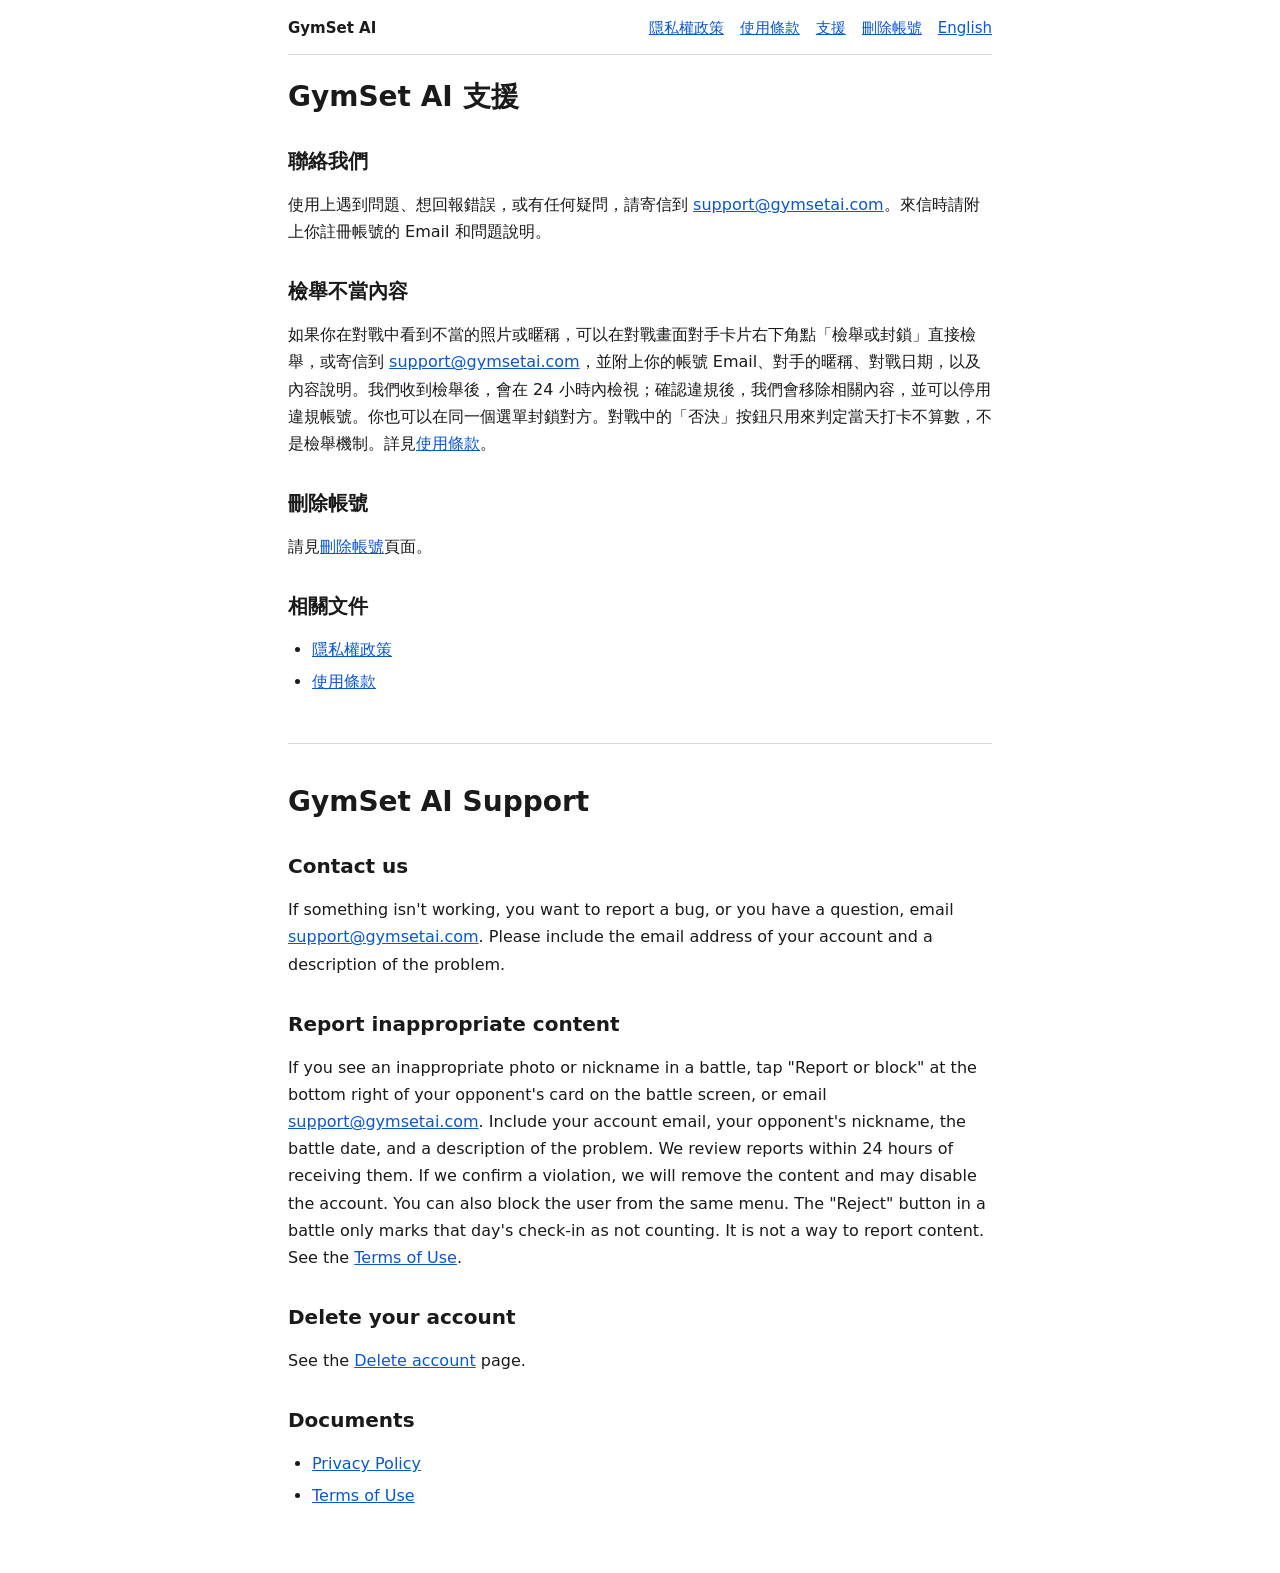
<file: support/index.html>
<!doctype html>
<html lang="zh-Hant">
<head>
<meta charset="utf-8">
<meta name="viewport" content="width=device-width, initial-scale=1">
<title>GymSet AI 支援</title>
<link rel="stylesheet" href="../style.css">
</head>
<body>
<nav><a class="brand" href="../index.html">GymSet AI</a> <a href="../privacy/index.html">隱私權政策</a> <a href="../terms/index.html">使用條款</a> <a href="../support/index.html">支援</a> <a href="../delete-account/index.html">刪除帳號</a> <a href="../support/index.html#en">English</a></nav>
<main>
<h1>GymSet AI 支援</h1>
<h2>聯絡我們</h2>
<p>使用上遇到問題、想回報錯誤，或有任何疑問，請寄信到 <a href="mailto:support@gymsetai.com">support@gymsetai.com</a>。來信時請附上你註冊帳號的 Email 和問題說明。</p>
<h2>檢舉不當內容</h2>
<p>如果你在對戰中看到不當的照片或暱稱，可以在對戰畫面對手卡片右下角點「檢舉或封鎖」直接檢舉，或寄信到 <a href="mailto:support@gymsetai.com">support@gymsetai.com</a>，並附上你的帳號 Email、對手的暱稱、對戰日期，以及內容說明。我們收到檢舉後，會在 24 小時內檢視；確認違規後，我們會移除相關內容，並可以停用違規帳號。你也可以在同一個選單封鎖對方。對戰中的「否決」按鈕只用來判定當天打卡不算數，不是檢舉機制。詳見<a href="../terms/index.html">使用條款</a>。</p>
<h2>刪除帳號</h2>
<p>請見<a href="../delete-account/index.html">刪除帳號</a>頁面。</p>
<h2>相關文件</h2>
<ul>
<li><a href="../privacy/index.html">隱私權政策</a></li>
<li><a href="../terms/index.html">使用條款</a></li>
</ul>
<section id="en" lang="en">
<h1>GymSet AI Support</h1>
<h2>Contact us</h2>
<p>If something isn't working, you want to report a bug, or you have a question, email <a href="mailto:support@gymsetai.com">support@gymsetai.com</a>. Please include the email address of your account and a description of the problem.</p>
<h2>Report inappropriate content</h2>
<p>If you see an inappropriate photo or nickname in a battle, tap "Report or block" at the bottom right of your opponent's card on the battle screen, or email <a href="mailto:support@gymsetai.com">support@gymsetai.com</a>. Include your account email, your opponent's nickname, the battle date, and a description of the problem. We review reports within 24 hours of receiving them. If we confirm a violation, we will remove the content and may disable the account. You can also block the user from the same menu. The "Reject" button in a battle only marks that day's check-in as not counting. It is not a way to report content. See the <a href="../en/terms/index.html">Terms of Use</a>.</p>
<h2>Delete your account</h2>
<p>See the <a href="../delete-account/index.html#en">Delete account</a> page.</p>
<h2>Documents</h2>
<ul>
<li><a href="../en/privacy/index.html">Privacy Policy</a></li>
<li><a href="../en/terms/index.html">Terms of Use</a></li>
</ul>
</section>
</main>
</body>
</html>
</file>
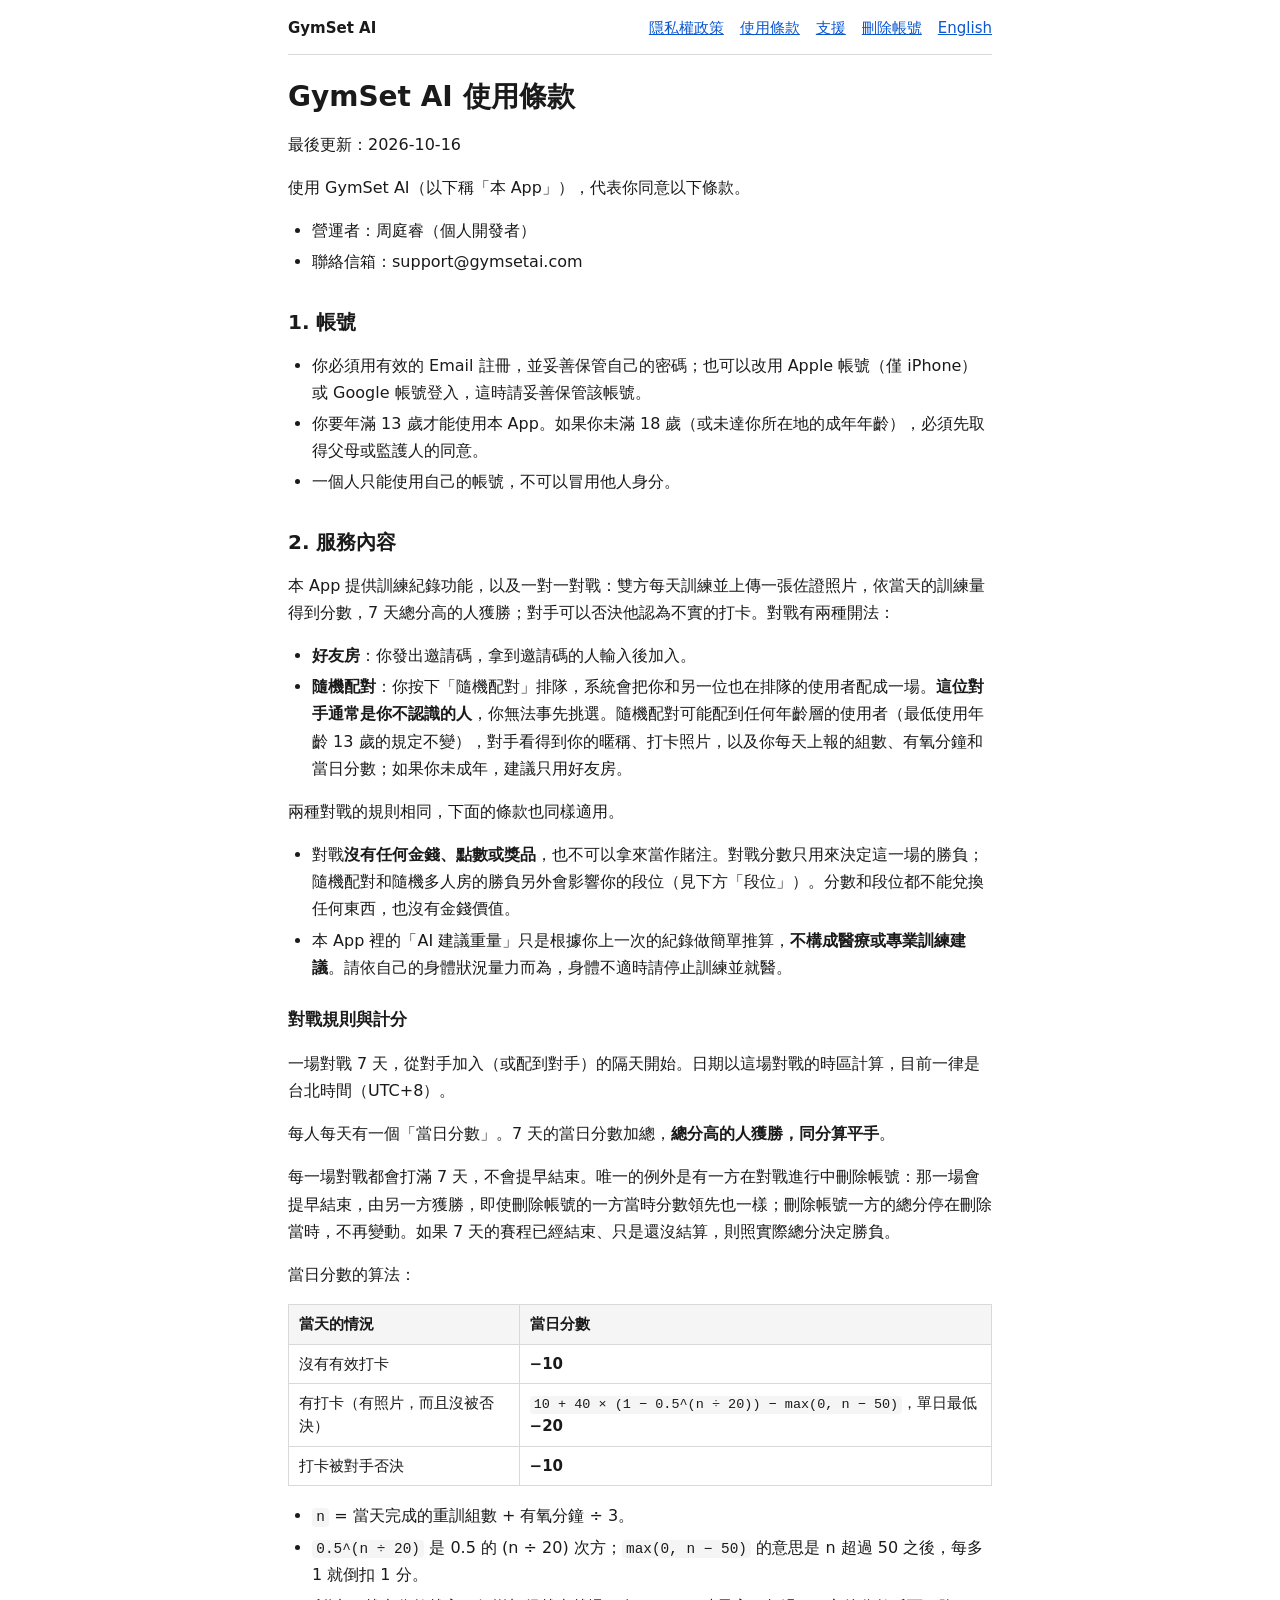
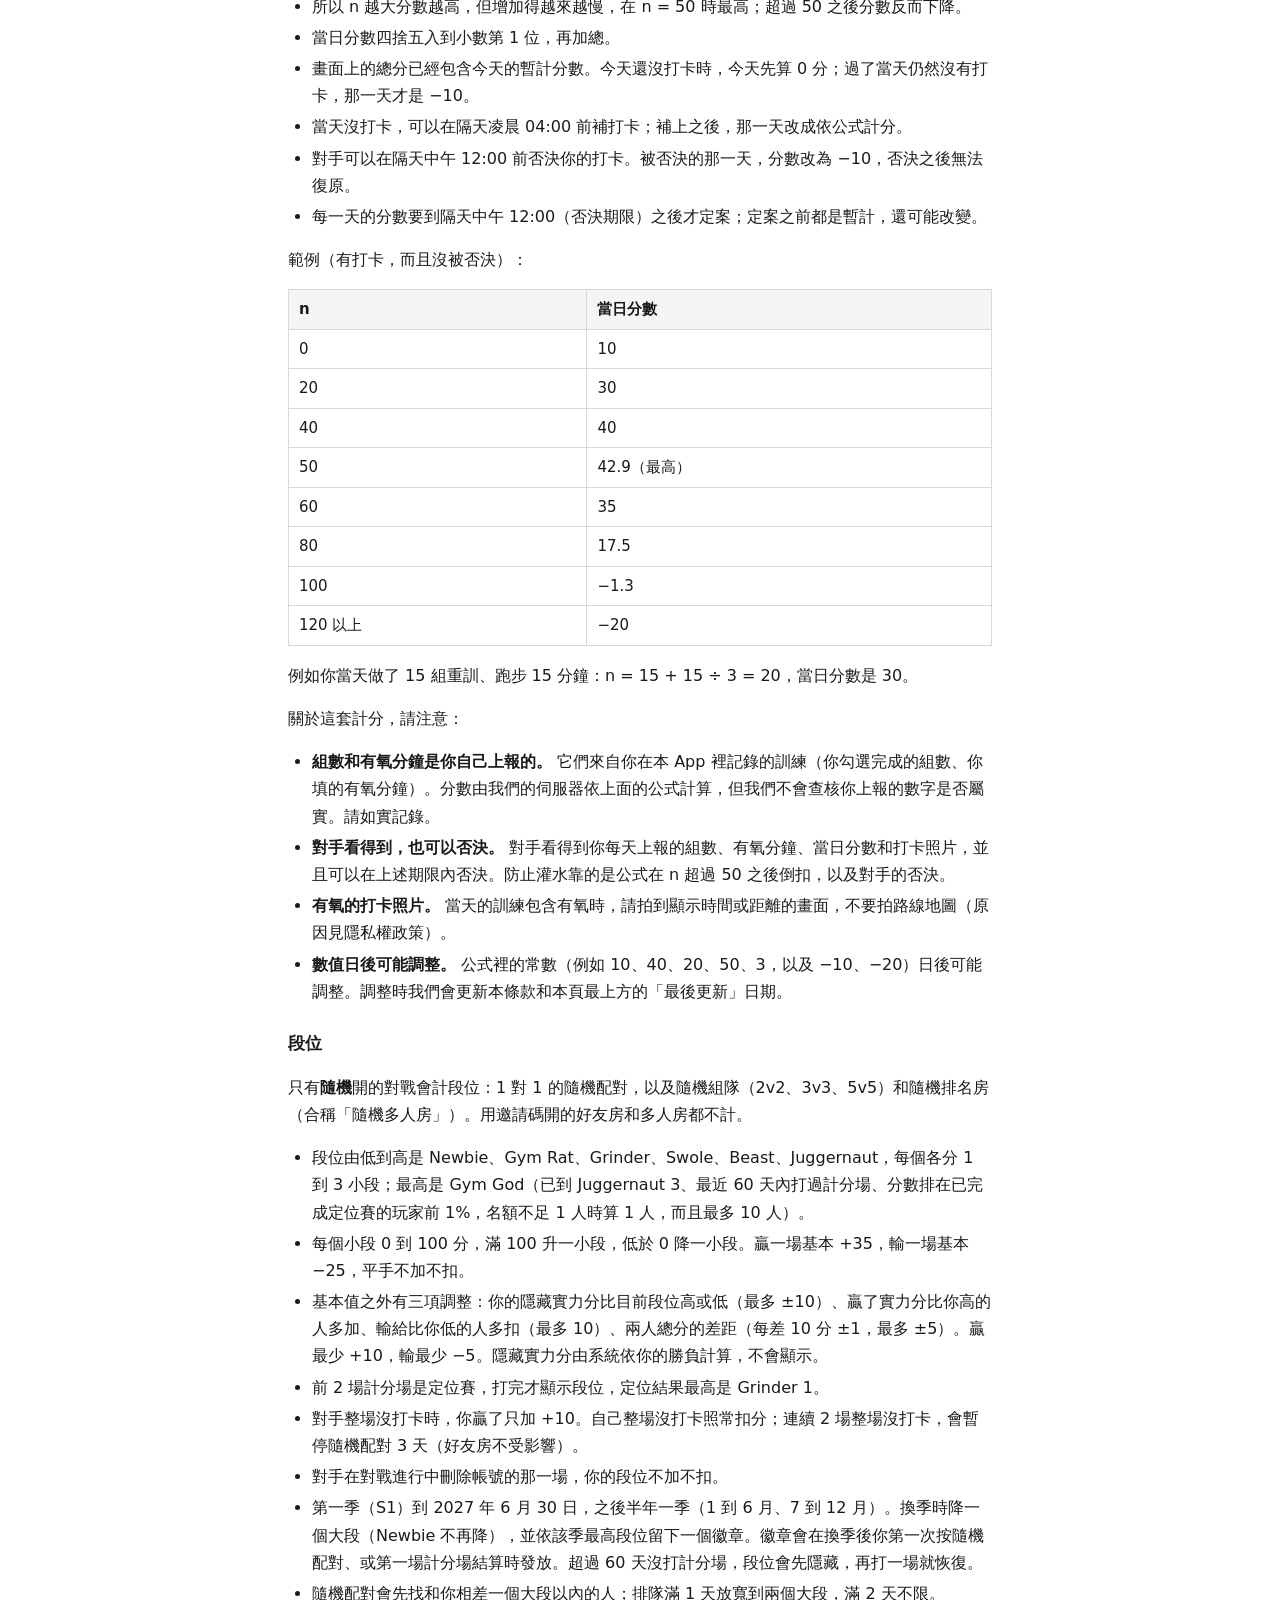
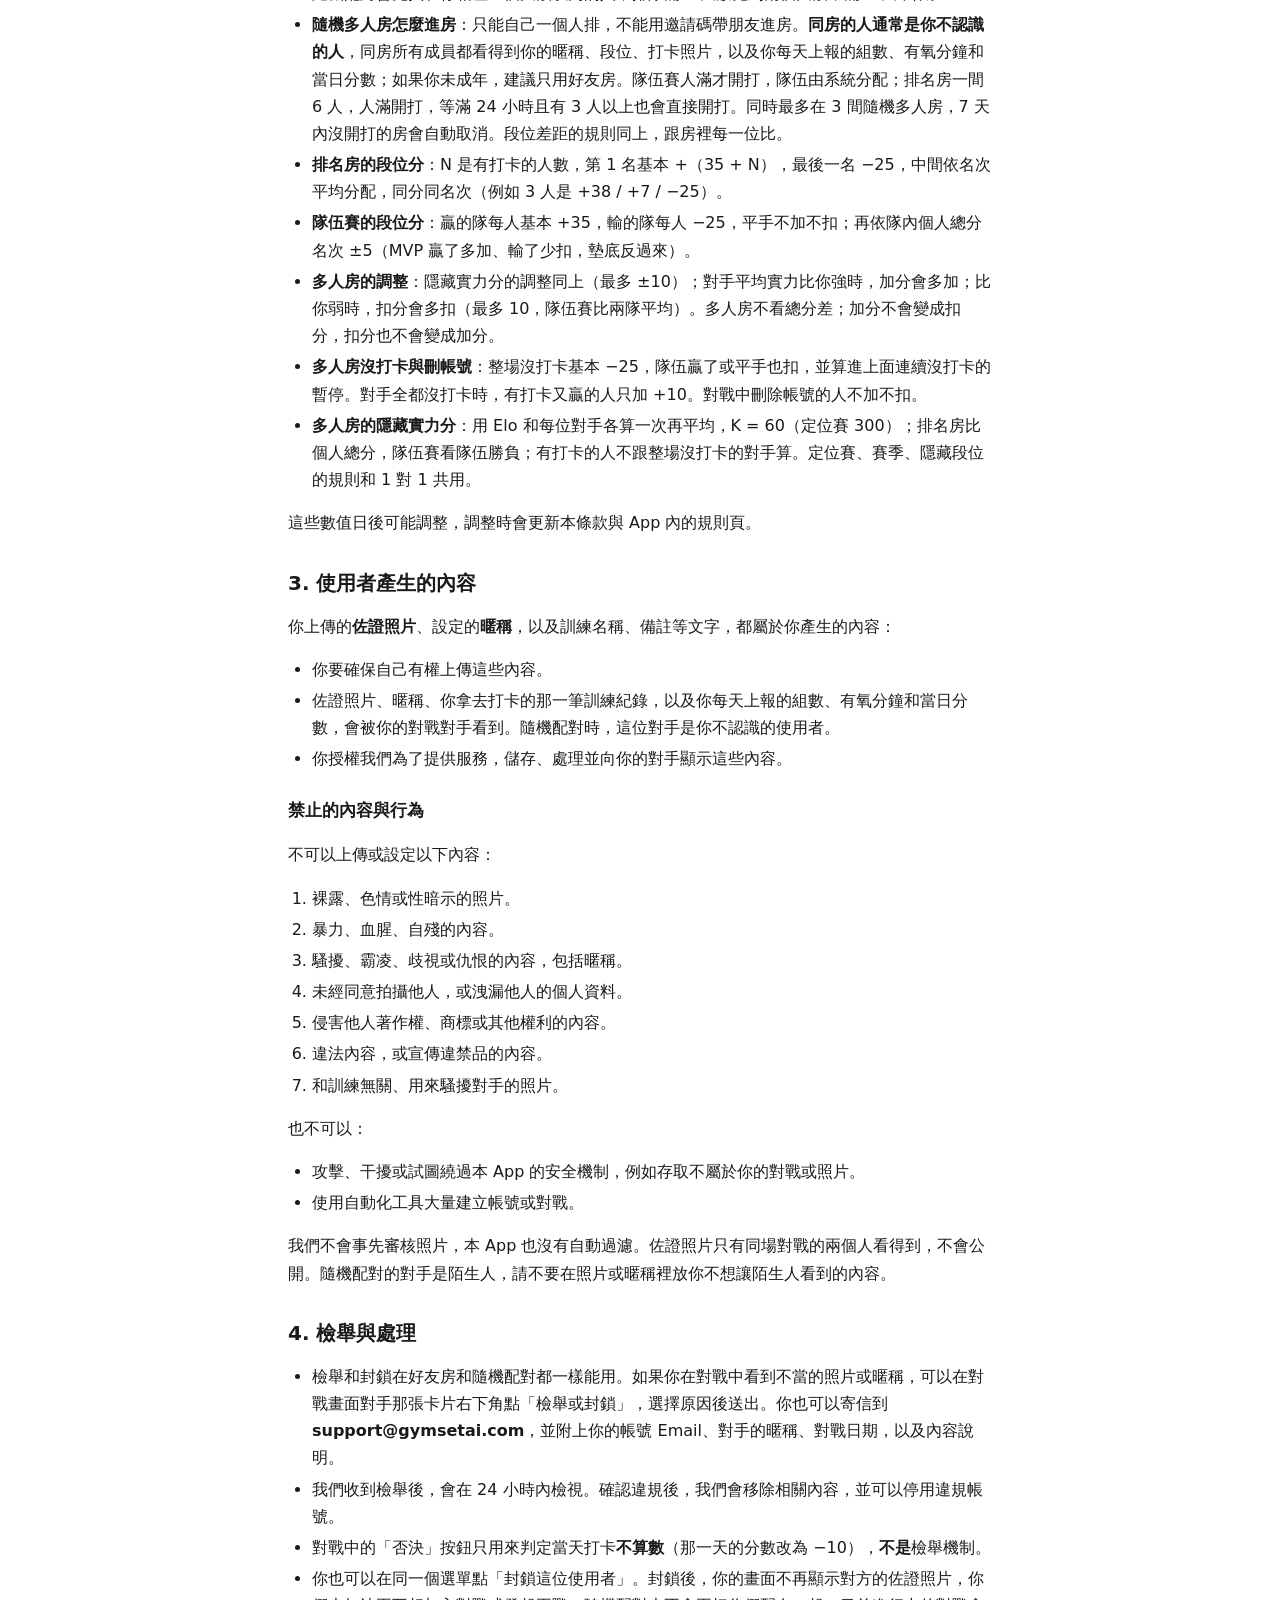
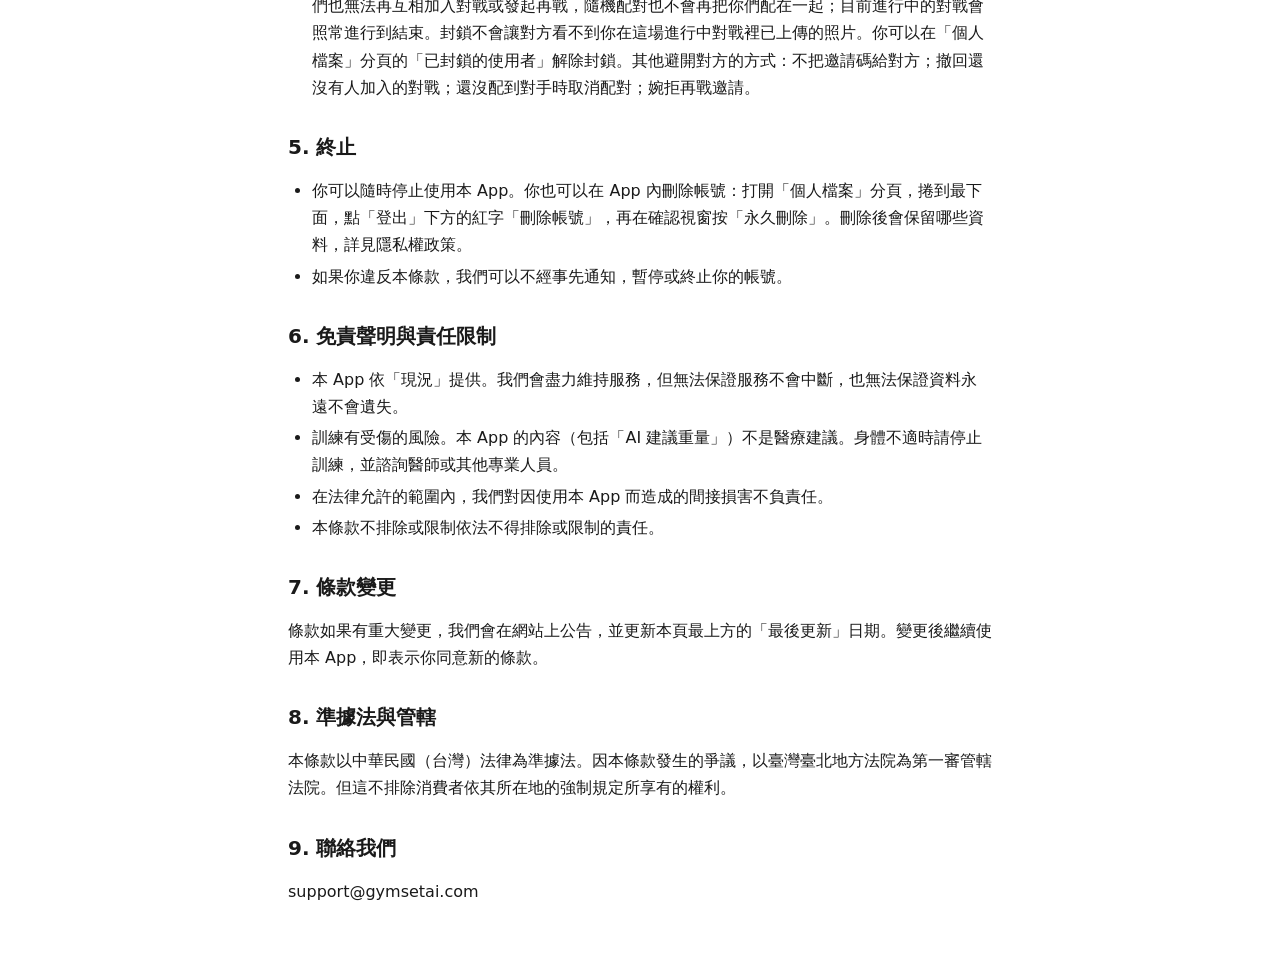
<file: terms/index.html>
<!doctype html>
<html lang="zh-Hant">
<head>
<meta charset="utf-8">
<meta name="viewport" content="width=device-width, initial-scale=1">
<title>GymSet AI 使用條款</title>
<link rel="stylesheet" href="../style.css">
</head>
<body>
<nav><a class="brand" href="../index.html">GymSet AI</a> <a href="../privacy/index.html">隱私權政策</a> <a href="../terms/index.html">使用條款</a> <a href="../support/index.html">支援</a> <a href="../delete-account/index.html">刪除帳號</a> <a href="../en/terms/index.html">English</a></nav>
<main>
<h1>GymSet AI 使用條款</h1>
<p>最後更新：2026-10-16</p>
<p>使用 GymSet AI（以下稱「本 App」），代表你同意以下條款。</p>
<ul>
<li>營運者：周庭睿（個人開發者）</li>
<li>聯絡信箱：support@gymsetai.com</li>
</ul>
<h2>1. 帳號</h2>
<ul>
<li>你必須用有效的 Email 註冊，並妥善保管自己的密碼；也可以改用 Apple 帳號（僅 iPhone）或 Google 帳號登入，這時請妥善保管該帳號。</li>
<li>你要年滿 13 歲才能使用本 App。如果你未滿 18 歲（或未達你所在地的成年年齡），必須先取得父母或監護人的同意。</li>
<li>一個人只能使用自己的帳號，不可以冒用他人身分。</li>
</ul>
<h2>2. 服務內容</h2>
<p>本 App 提供訓練紀錄功能，以及一對一對戰：雙方每天訓練並上傳一張佐證照片，依當天的訓練量得到分數，7 天總分高的人獲勝；對手可以否決他認為不實的打卡。對戰有兩種開法：</p>
<ul>
<li><strong>好友房</strong>：你發出邀請碼，拿到邀請碼的人輸入後加入。</li>
<li><strong>隨機配對</strong>：你按下「隨機配對」排隊，系統會把你和另一位也在排隊的使用者配成一場。<strong>這位對手通常是你不認識的人</strong>，你無法事先挑選。隨機配對可能配到任何年齡層的使用者（最低使用年齡 13 歲的規定不變），對手看得到你的暱稱、打卡照片，以及你每天上報的組數、有氧分鐘和當日分數；如果你未成年，建議只用好友房。</li>
</ul>
<p>兩種對戰的規則相同，下面的條款也同樣適用。</p>
<ul>
<li>對戰<strong>沒有任何金錢、點數或獎品</strong>，也不可以拿來當作賭注。對戰分數只用來決定這一場的勝負；隨機配對和隨機多人房的勝負另外會影響你的段位（見下方「段位」）。分數和段位都不能兌換任何東西，也沒有金錢價值。</li>
<li>本 App 裡的「AI 建議重量」只是根據你上一次的紀錄做簡單推算，<strong>不構成醫療或專業訓練建議</strong>。請依自己的身體狀況量力而為，身體不適時請停止訓練並就醫。</li>
</ul>
<h3>對戰規則與計分</h3>
<p>一場對戰 7 天，從對手加入（或配到對手）的隔天開始。日期以這場對戰的時區計算，目前一律是台北時間（UTC+8）。</p>
<p>每人每天有一個「當日分數」。7 天的當日分數加總，<strong>總分高的人獲勝，同分算平手</strong>。</p>
<p>每一場對戰都會打滿 7 天，不會提早結束。唯一的例外是有一方在對戰進行中刪除帳號：那一場會提早結束，由另一方獲勝，即使刪除帳號的一方當時分數領先也一樣；刪除帳號一方的總分停在刪除當時，不再變動。如果 7 天的賽程已經結束、只是還沒結算，則照實際總分決定勝負。</p>
<p>當日分數的算法：</p>
<div class="table"><table>
<thead><tr><th>當天的情況</th><th>當日分數</th></tr></thead>
<tbody>
<tr><td>沒有有效打卡</td><td><strong>−10</strong></td></tr>
<tr><td>有打卡（有照片，而且沒被否決）</td><td><code>10 + 40 × (1 − 0.5^(n ÷ 20)) − max(0, n − 50)</code>，單日最低 <strong>−20</strong></td></tr>
<tr><td>打卡被對手否決</td><td><strong>−10</strong></td></tr>
</tbody>
</table></div>
<ul>
<li><code>n</code> = 當天完成的重訓組數 + 有氧分鐘 ÷ 3。</li>
<li><code>0.5^(n ÷ 20)</code> 是 0.5 的 (n ÷ 20) 次方；<code>max(0, n − 50)</code> 的意思是 n 超過 50 之後，每多 1 就倒扣 1 分。</li>
<li>所以 n 越大分數越高，但增加得越來越慢，在 n = 50 時最高；超過 50 之後分數反而下降。</li>
<li>當日分數四捨五入到小數第 1 位，再加總。</li>
<li>畫面上的總分已經包含今天的暫計分數。今天還沒打卡時，今天先算 0 分；過了當天仍然沒有打卡，那一天才是 −10。</li>
<li>當天沒打卡，可以在隔天凌晨 04:00 前補打卡；補上之後，那一天改成依公式計分。</li>
<li>對手可以在隔天中午 12:00 前否決你的打卡。被否決的那一天，分數改為 −10，否決之後無法復原。</li>
<li>每一天的分數要到隔天中午 12:00（否決期限）之後才定案；定案之前都是暫計，還可能改變。</li>
</ul>
<p>範例（有打卡，而且沒被否決）：</p>
<div class="table"><table>
<thead><tr><th>n</th><th>當日分數</th></tr></thead>
<tbody>
<tr><td>0</td><td>10</td></tr>
<tr><td>20</td><td>30</td></tr>
<tr><td>40</td><td>40</td></tr>
<tr><td>50</td><td>42.9（最高）</td></tr>
<tr><td>60</td><td>35</td></tr>
<tr><td>80</td><td>17.5</td></tr>
<tr><td>100</td><td>−1.3</td></tr>
<tr><td>120 以上</td><td>−20</td></tr>
</tbody>
</table></div>
<p>例如你當天做了 15 組重訓、跑步 15 分鐘：n = 15 + 15 ÷ 3 = 20，當日分數是 30。</p>
<p>關於這套計分，請注意：</p>
<ul>
<li><strong>組數和有氧分鐘是你自己上報的。</strong> 它們來自你在本 App 裡記錄的訓練（你勾選完成的組數、你填的有氧分鐘）。分數由我們的伺服器依上面的公式計算，但我們不會查核你上報的數字是否屬實。請如實記錄。</li>
<li><strong>對手看得到，也可以否決。</strong> 對手看得到你每天上報的組數、有氧分鐘、當日分數和打卡照片，並且可以在上述期限內否決。防止灌水靠的是公式在 n 超過 50 之後倒扣，以及對手的否決。</li>
<li><strong>有氧的打卡照片。</strong> 當天的訓練包含有氧時，請拍到顯示時間或距離的畫面，不要拍路線地圖（原因見隱私權政策）。</li>
<li><strong>數值日後可能調整。</strong> 公式裡的常數（例如 10、40、20、50、3，以及 −10、−20）日後可能調整。調整時我們會更新本條款和本頁最上方的「最後更新」日期。</li>
</ul>
<h3>段位</h3>
<p>只有<strong>隨機</strong>開的對戰會計段位：1 對 1 的隨機配對，以及隨機組隊（2v2、3v3、5v5）和隨機排名房（合稱「隨機多人房」）。用邀請碼開的好友房和多人房都不計。</p>
<ul>
<li>段位由低到高是 Newbie、Gym Rat、Grinder、Swole、Beast、Juggernaut，每個各分 1 到 3 小段；最高是 Gym God（已到 Juggernaut 3、最近 60 天內打過計分場、分數排在已完成定位賽的玩家前 1%，名額不足 1 人時算 1 人，而且最多 10 人）。</li>
<li>每個小段 0 到 100 分，滿 100 升一小段，低於 0 降一小段。贏一場基本 +35，輸一場基本 −25，平手不加不扣。</li>
<li>基本值之外有三項調整：你的隱藏實力分比目前段位高或低（最多 ±10）、贏了實力分比你高的人多加、輸給比你低的人多扣（最多 10）、兩人總分的差距（每差 10 分 ±1，最多 ±5）。贏最少 +10，輸最少 −5。隱藏實力分由系統依你的勝負計算，不會顯示。</li>
<li>前 2 場計分場是定位賽，打完才顯示段位，定位結果最高是 Grinder 1。</li>
<li>對手整場沒打卡時，你贏了只加 +10。自己整場沒打卡照常扣分；連續 2 場整場沒打卡，會暫停隨機配對 3 天（好友房不受影響）。</li>
<li>對手在對戰進行中刪除帳號的那一場，你的段位不加不扣。</li>
<li>第一季（S1）到 2027 年 6 月 30 日，之後半年一季（1 到 6 月、7 到 12 月）。換季時降一個大段（Newbie 不再降），並依該季最高段位留下一個徽章。徽章會在換季後你第一次按隨機配對、或第一場計分場結算時發放。超過 60 天沒打計分場，段位會先隱藏，再打一場就恢復。</li>
<li>隨機配對會先找和你相差一個大段以內的人；排隊滿 1 天放寬到兩個大段，滿 2 天不限。</li>
<li><strong>隨機多人房怎麼進房</strong>：只能自己一個人排，不能用邀請碼帶朋友進房。<strong>同房的人通常是你不認識的人</strong>，同房所有成員都看得到你的暱稱、段位、打卡照片，以及你每天上報的組數、有氧分鐘和當日分數；如果你未成年，建議只用好友房。隊伍賽人滿才開打，隊伍由系統分配；排名房一間 6 人，人滿開打，等滿 24 小時且有 3 人以上也會直接開打。同時最多在 3 間隨機多人房，7 天內沒開打的房會自動取消。段位差距的規則同上，跟房裡每一位比。</li>
<li><strong>排名房的段位分</strong>：N 是有打卡的人數，第 1 名基本 +（35 + N），最後一名 −25，中間依名次平均分配，同分同名次（例如 3 人是 +38 / +7 / −25）。</li>
<li><strong>隊伍賽的段位分</strong>：贏的隊每人基本 +35，輸的隊每人 −25，平手不加不扣；再依隊內個人總分名次 ±5（MVP 贏了多加、輸了少扣，墊底反過來）。</li>
<li><strong>多人房的調整</strong>：隱藏實力分的調整同上（最多 ±10）；對手平均實力比你強時，加分會多加；比你弱時，扣分會多扣（最多 10，隊伍賽比兩隊平均）。多人房不看總分差；加分不會變成扣分，扣分也不會變成加分。</li>
<li><strong>多人房沒打卡與刪帳號</strong>：整場沒打卡基本 −25，隊伍贏了或平手也扣，並算進上面連續沒打卡的暫停。對手全都沒打卡時，有打卡又贏的人只加 +10。對戰中刪除帳號的人不加不扣。</li>
<li><strong>多人房的隱藏實力分</strong>：用 Elo 和每位對手各算一次再平均，K = 60（定位賽 300）；排名房比個人總分，隊伍賽看隊伍勝負；有打卡的人不跟整場沒打卡的對手算。定位賽、賽季、隱藏段位的規則和 1 對 1 共用。</li>
</ul>
<p>這些數值日後可能調整，調整時會更新本條款與 App 內的規則頁。</p>
<h2>3. 使用者產生的內容</h2>
<p>你上傳的<strong>佐證照片</strong>、設定的<strong>暱稱</strong>，以及訓練名稱、備註等文字，都屬於你產生的內容：</p>
<ul>
<li>你要確保自己有權上傳這些內容。</li>
<li>佐證照片、暱稱、你拿去打卡的那一筆訓練紀錄，以及你每天上報的組數、有氧分鐘和當日分數，會被你的對戰對手看到。隨機配對時，這位對手是你不認識的使用者。</li>
<li>你授權我們為了提供服務，儲存、處理並向你的對手顯示這些內容。</li>
</ul>
<h3>禁止的內容與行為</h3>
<p>不可以上傳或設定以下內容：</p>
<ol>
<li>裸露、色情或性暗示的照片。</li>
<li>暴力、血腥、自殘的內容。</li>
<li>騷擾、霸凌、歧視或仇恨的內容，包括暱稱。</li>
<li>未經同意拍攝他人，或洩漏他人的個人資料。</li>
<li>侵害他人著作權、商標或其他權利的內容。</li>
<li>違法內容，或宣傳違禁品的內容。</li>
<li>和訓練無關、用來騷擾對手的照片。</li>
</ol>
<p>也不可以：</p>
<ul>
<li>攻擊、干擾或試圖繞過本 App 的安全機制，例如存取不屬於你的對戰或照片。</li>
<li>使用自動化工具大量建立帳號或對戰。</li>
</ul>
<p>我們不會事先審核照片，本 App 也沒有自動過濾。佐證照片只有同場對戰的兩個人看得到，不會公開。隨機配對的對手是陌生人，請不要在照片或暱稱裡放你不想讓陌生人看到的內容。</p>
<h2>4. 檢舉與處理</h2>
<ul>
<li>檢舉和封鎖在好友房和隨機配對都一樣能用。如果你在對戰中看到不當的照片或暱稱，可以在對戰畫面對手那張卡片右下角點「檢舉或封鎖」，選擇原因後送出。你也可以寄信到 <strong>support@gymsetai.com</strong>，並附上你的帳號 Email、對手的暱稱、對戰日期，以及內容說明。</li>
<li>我們收到檢舉後，會在 24 小時內檢視。確認違規後，我們會移除相關內容，並可以停用違規帳號。</li>
<li>對戰中的「否決」按鈕只用來判定當天打卡<strong>不算數</strong>（那一天的分數改為 −10），<strong>不是</strong>檢舉機制。</li>
<li>你也可以在同一個選單點「封鎖這位使用者」。封鎖後，你的畫面不再顯示對方的佐證照片，你們也無法再互相加入對戰或發起再戰，隨機配對也不會再把你們配在一起；目前進行中的對戰會照常進行到結束。封鎖不會讓對方看不到你在這場進行中對戰裡已上傳的照片。你可以在「個人檔案」分頁的「已封鎖的使用者」解除封鎖。其他避開對方的方式：不把邀請碼給對方；撤回還沒有人加入的對戰；還沒配到對手時取消配對；婉拒再戰邀請。</li>
</ul>
<h2>5. 終止</h2>
<ul>
<li>你可以隨時停止使用本 App。你也可以在 App 內刪除帳號：打開「個人檔案」分頁，捲到最下面，點「登出」下方的紅字「刪除帳號」，再在確認視窗按「永久刪除」。刪除後會保留哪些資料，詳見隱私權政策。</li>
<li>如果你違反本條款，我們可以不經事先通知，暫停或終止你的帳號。</li>
</ul>
<h2>6. 免責聲明與責任限制</h2>
<ul>
<li>本 App 依「現況」提供。我們會盡力維持服務，但無法保證服務不會中斷，也無法保證資料永遠不會遺失。</li>
<li>訓練有受傷的風險。本 App 的內容（包括「AI 建議重量」）不是醫療建議。身體不適時請停止訓練，並諮詢醫師或其他專業人員。</li>
<li>在法律允許的範圍內，我們對因使用本 App 而造成的間接損害不負責任。</li>
<li>本條款不排除或限制依法不得排除或限制的責任。</li>
</ul>
<h2>7. 條款變更</h2>
<p>條款如果有重大變更，我們會在網站上公告，並更新本頁最上方的「最後更新」日期。變更後繼續使用本 App，即表示你同意新的條款。</p>
<h2>8. 準據法與管轄</h2>
<p>本條款以中華民國（台灣）法律為準據法。因本條款發生的爭議，以臺灣臺北地方法院為第一審管轄法院。但這不排除消費者依其所在地的強制規定所享有的權利。</p>
<h2>9. 聯絡我們</h2>
<p>support@gymsetai.com</p>
</main>
</body>
</html>
</file>
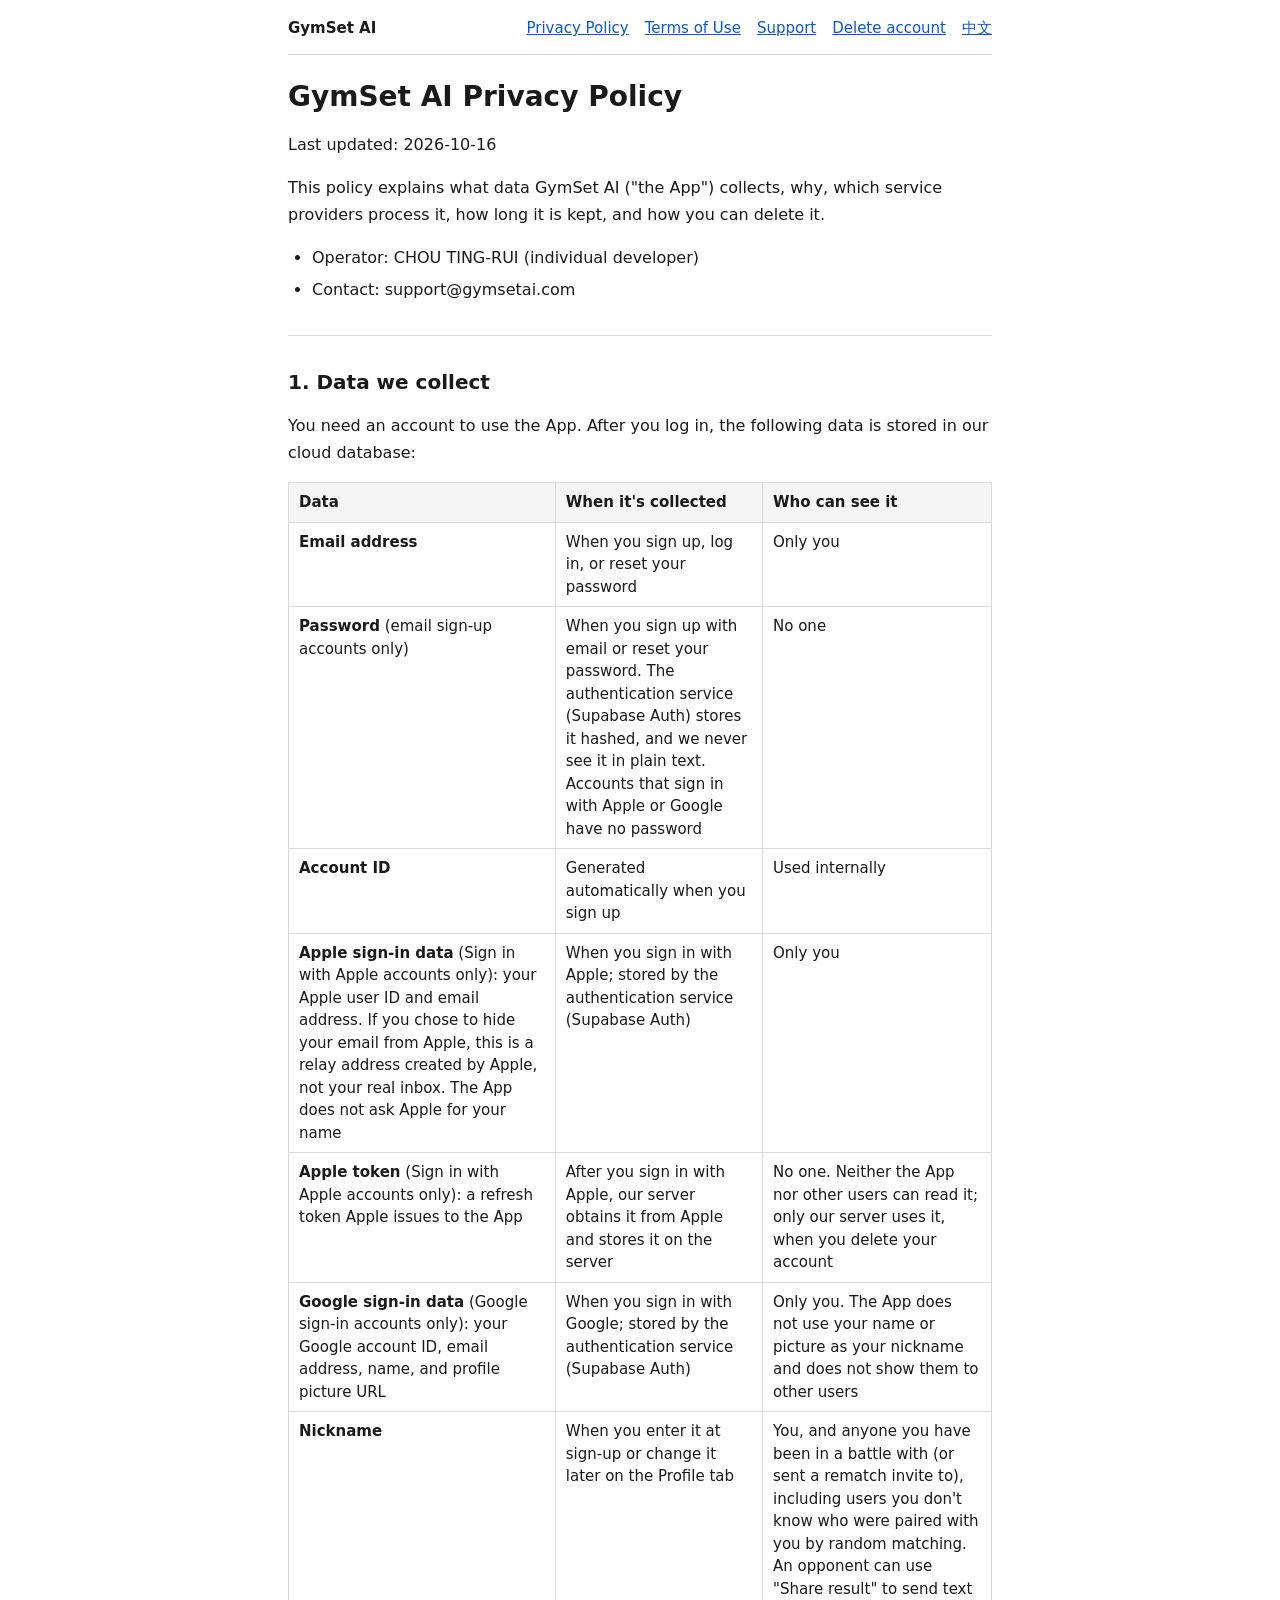
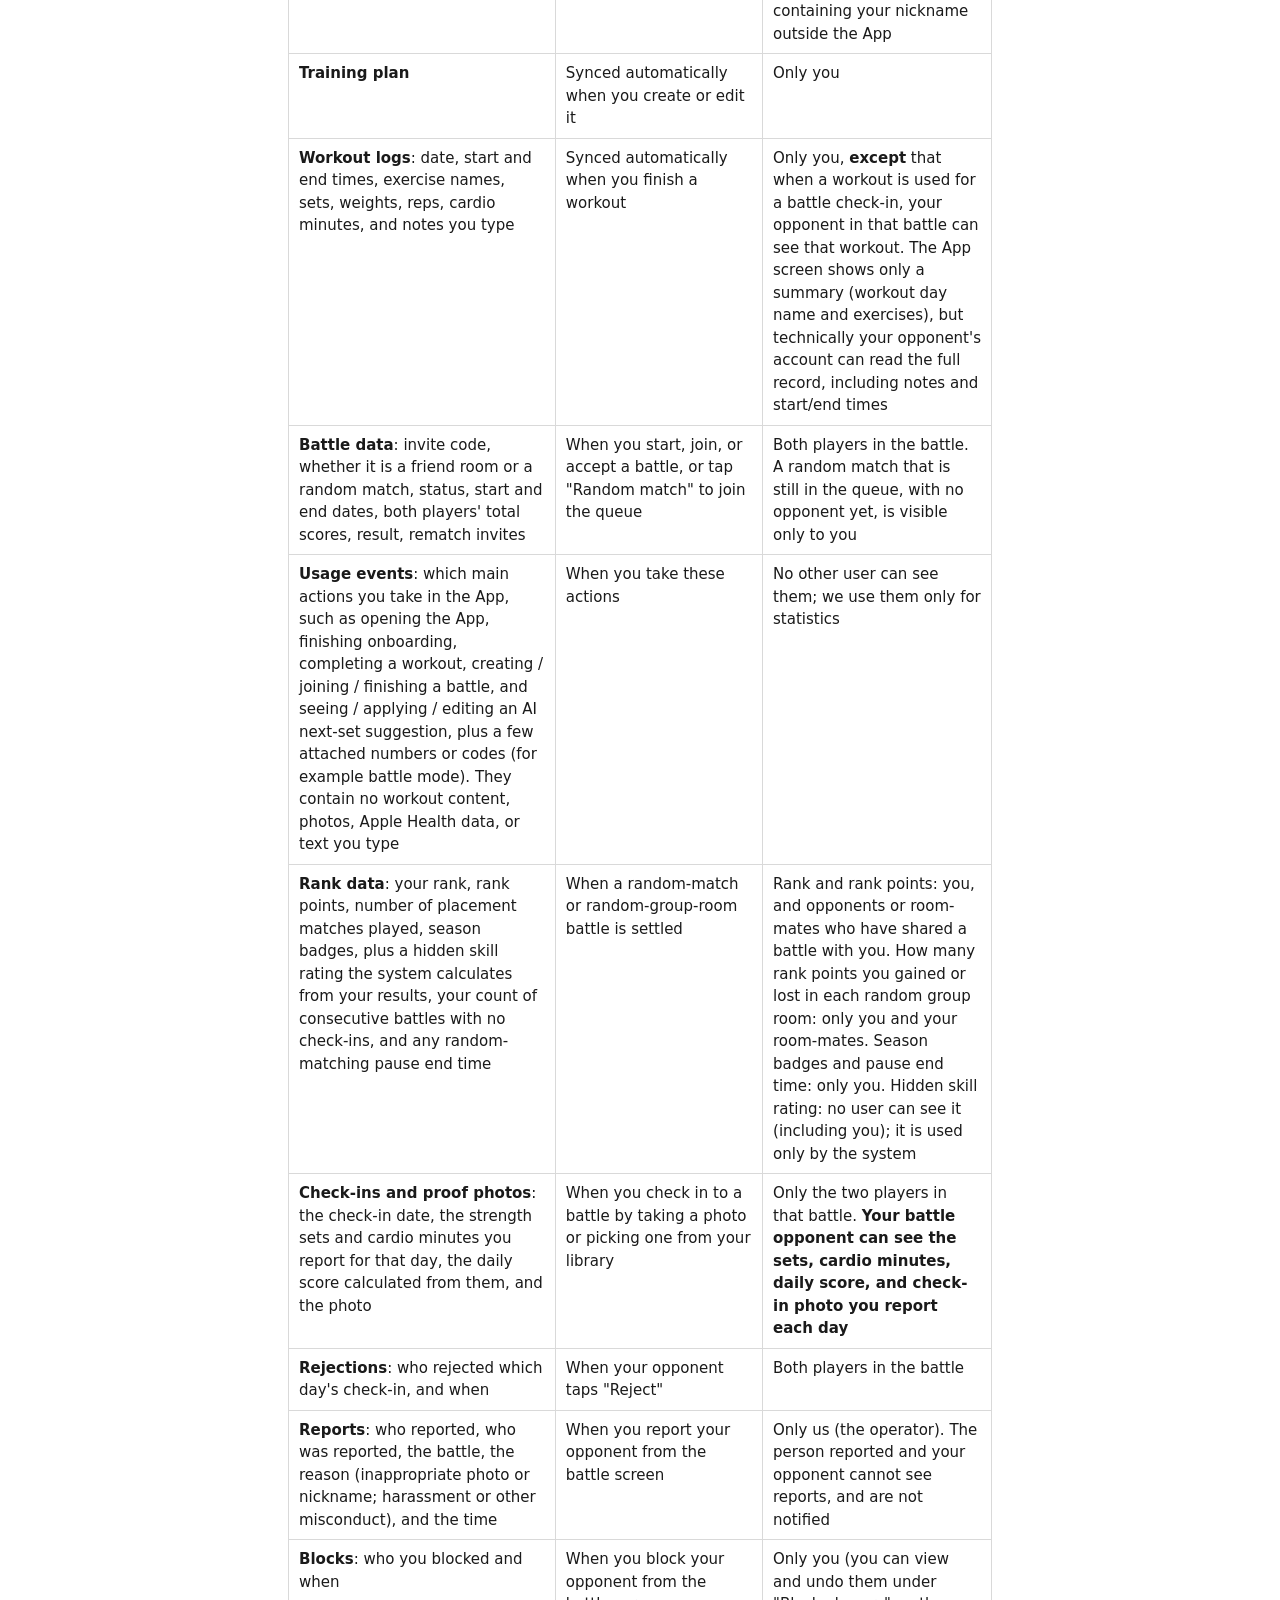
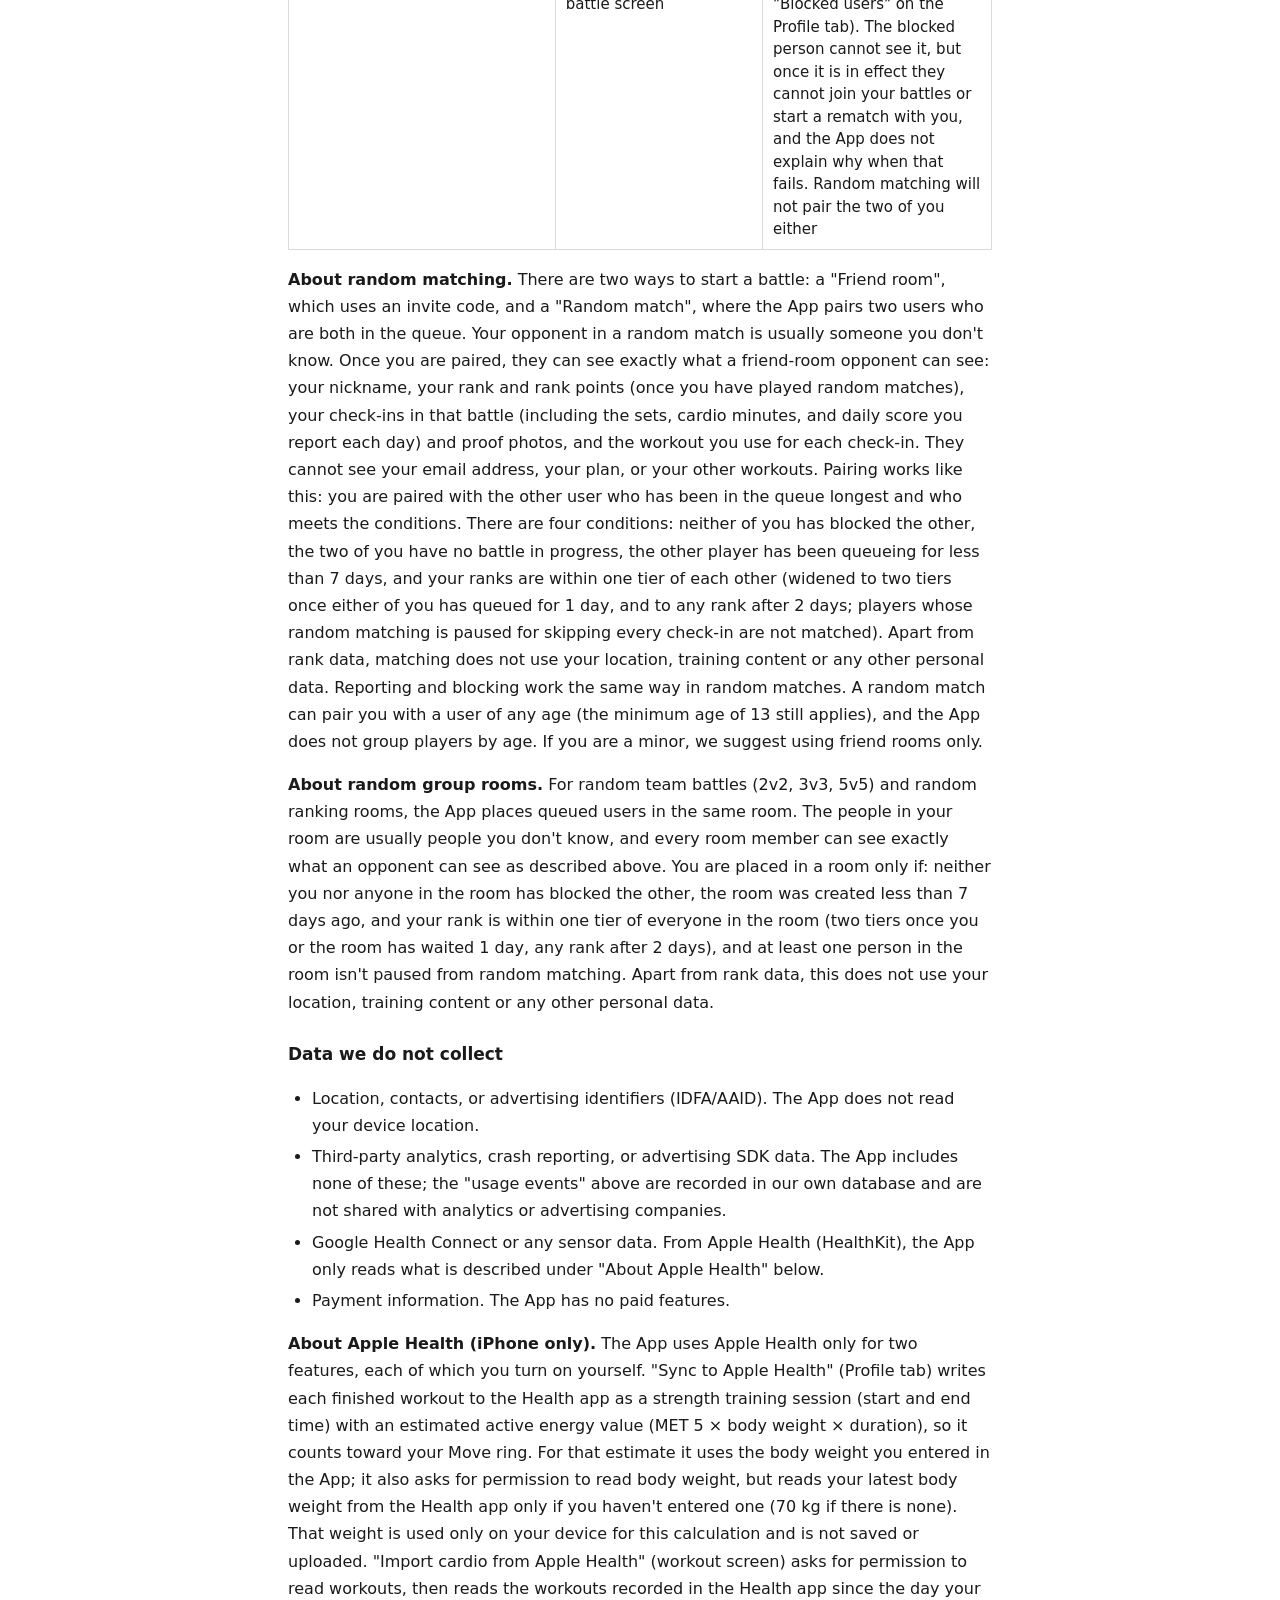
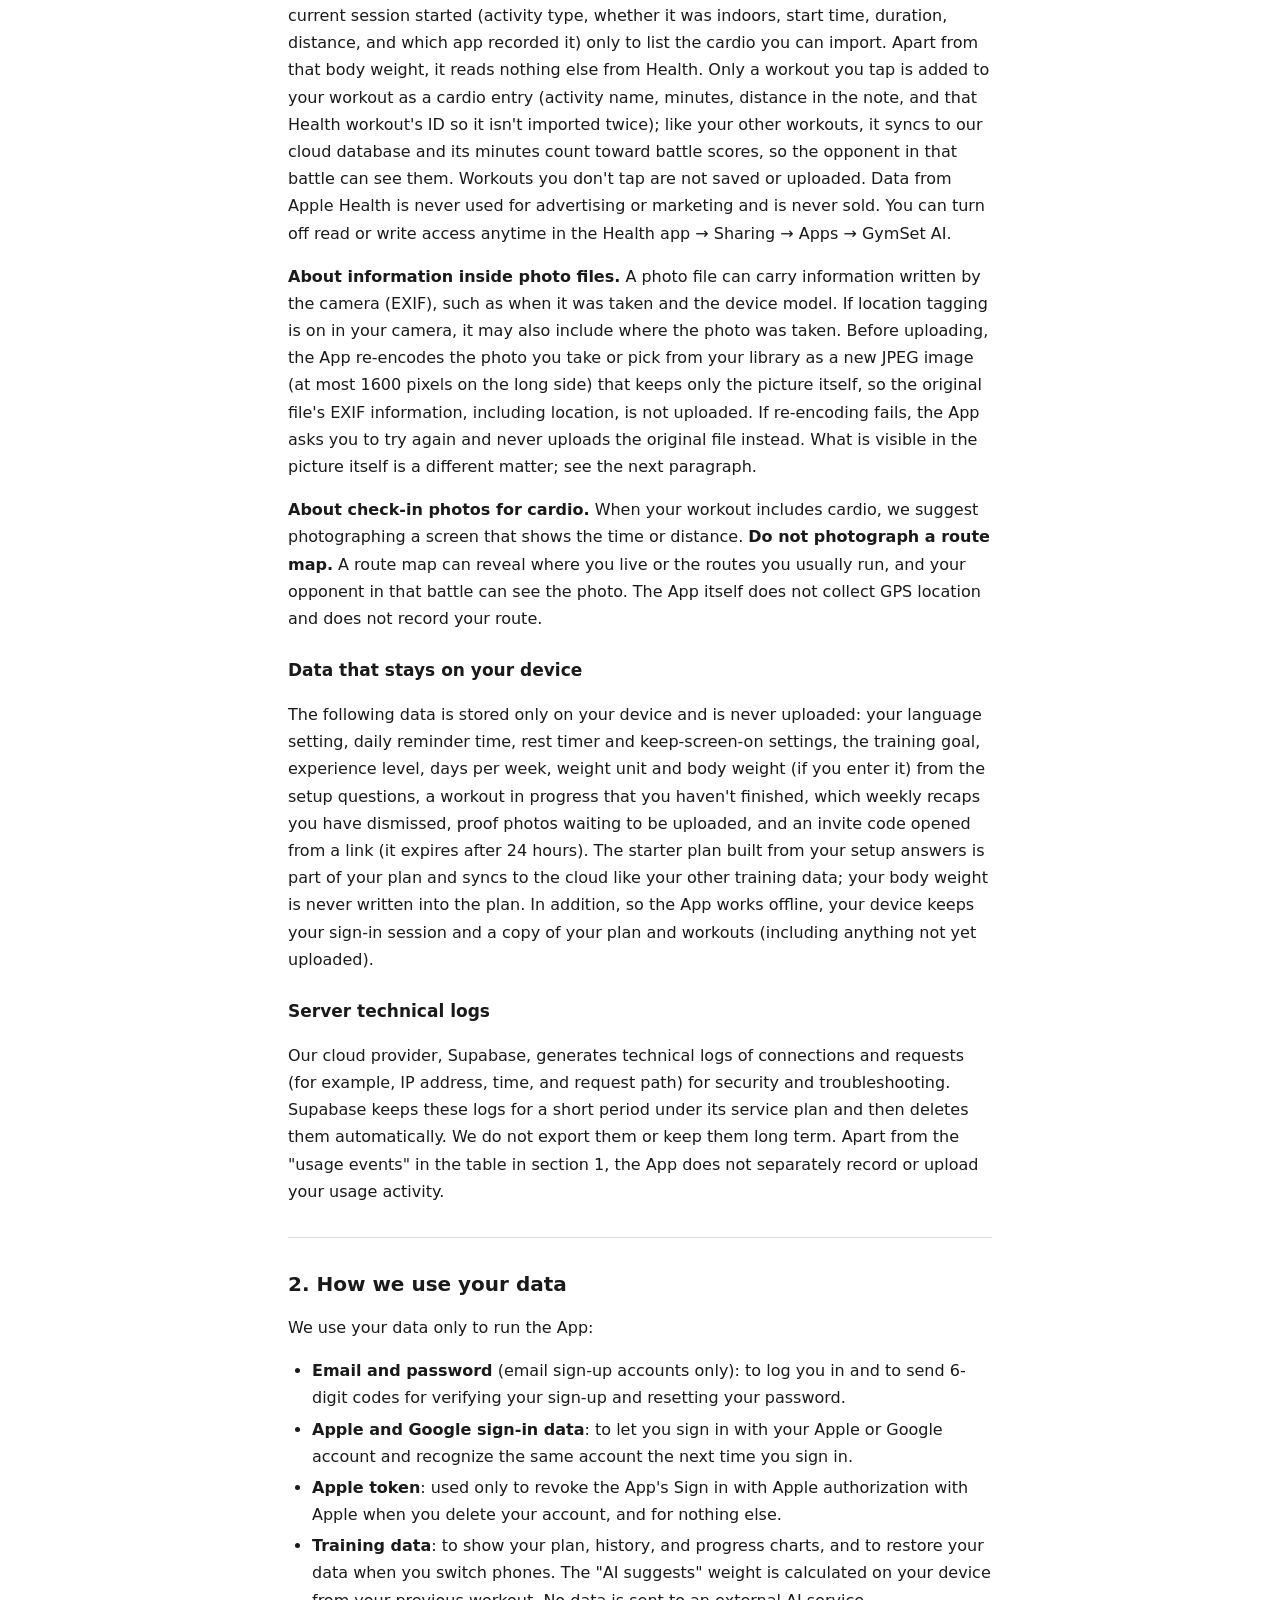
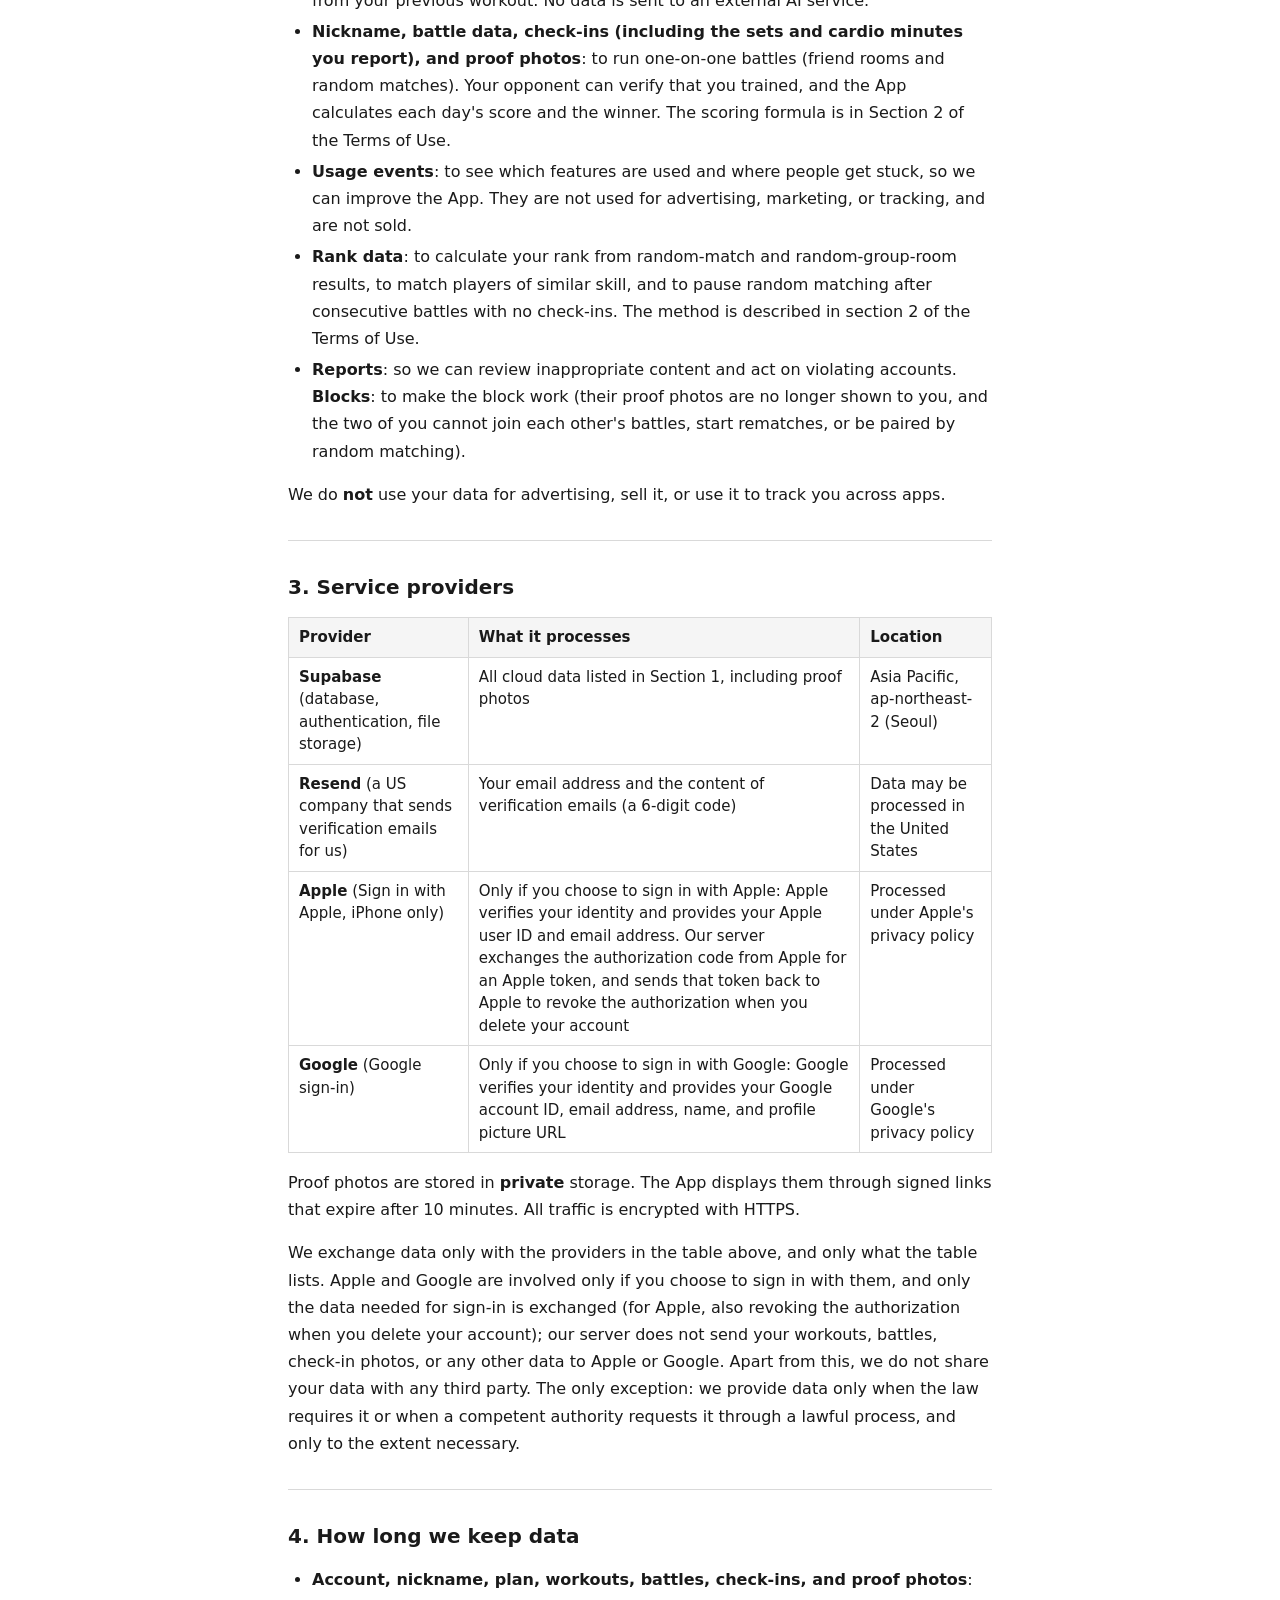
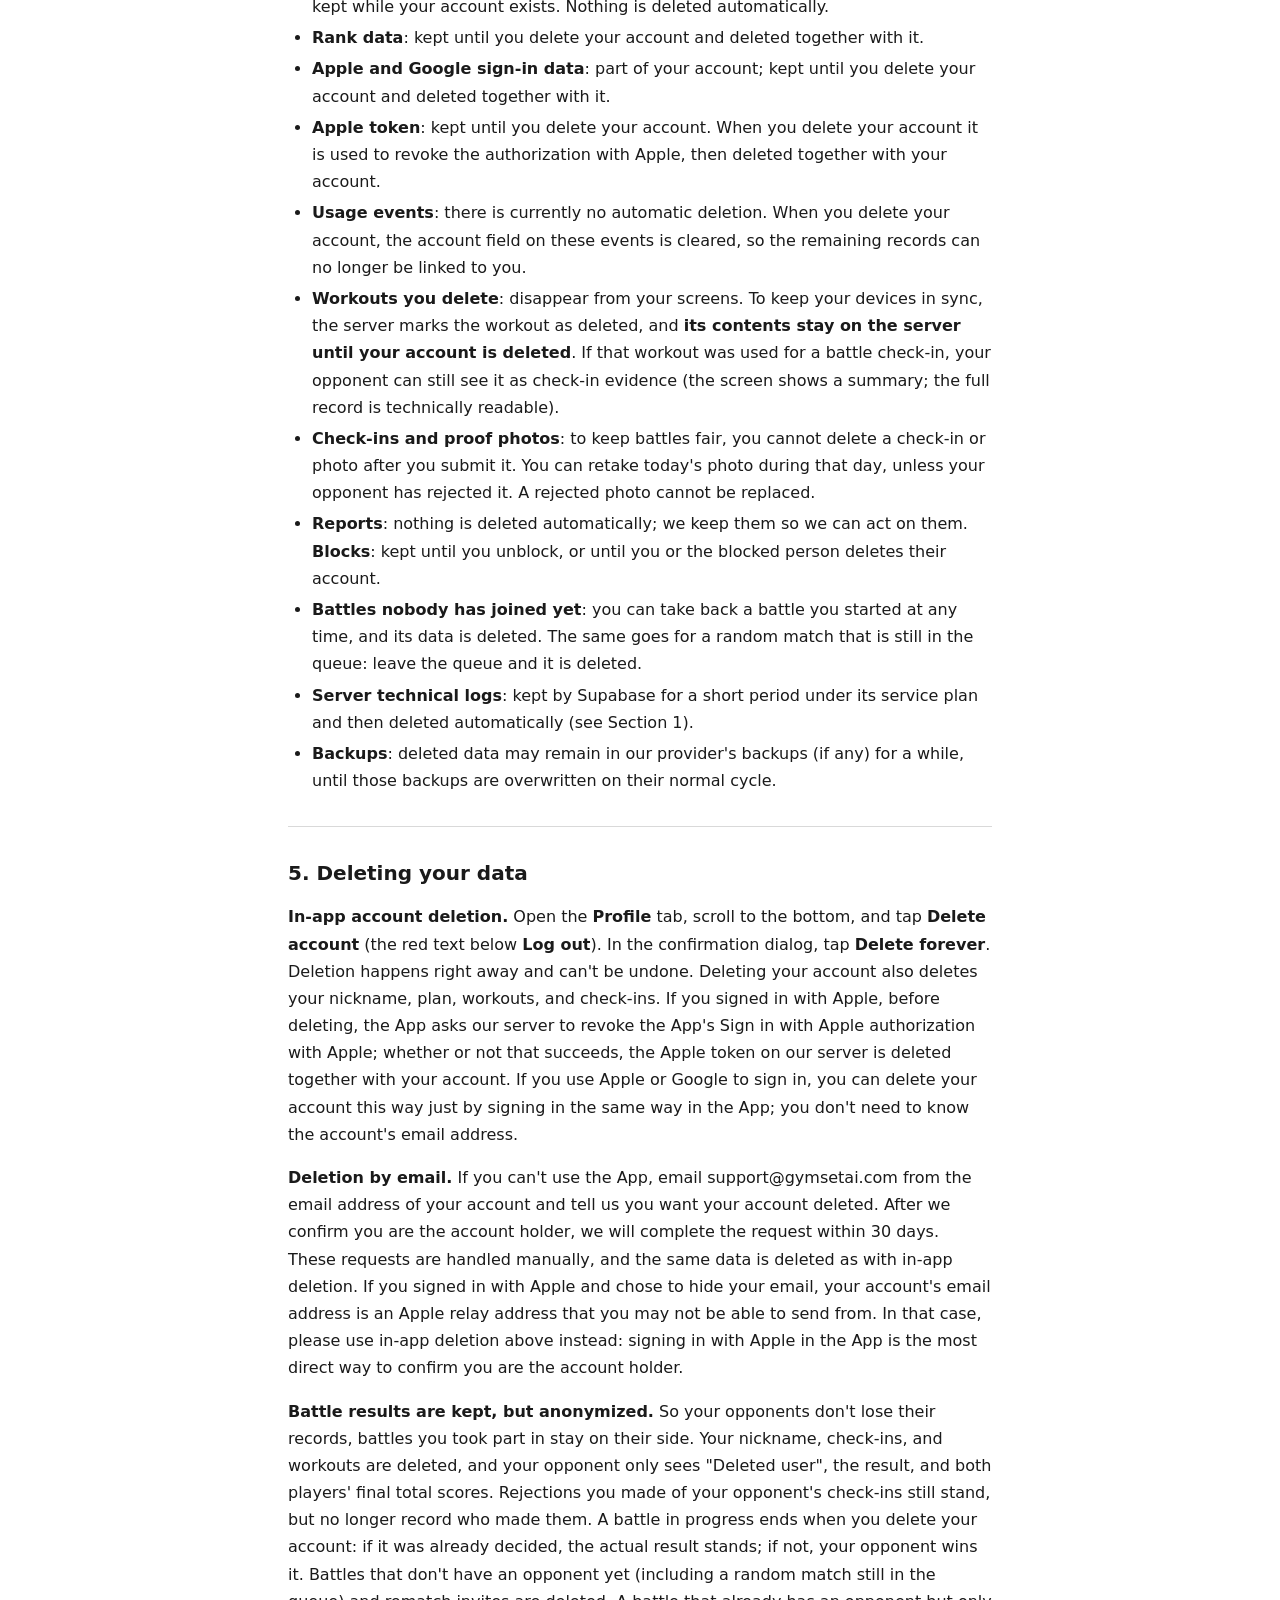
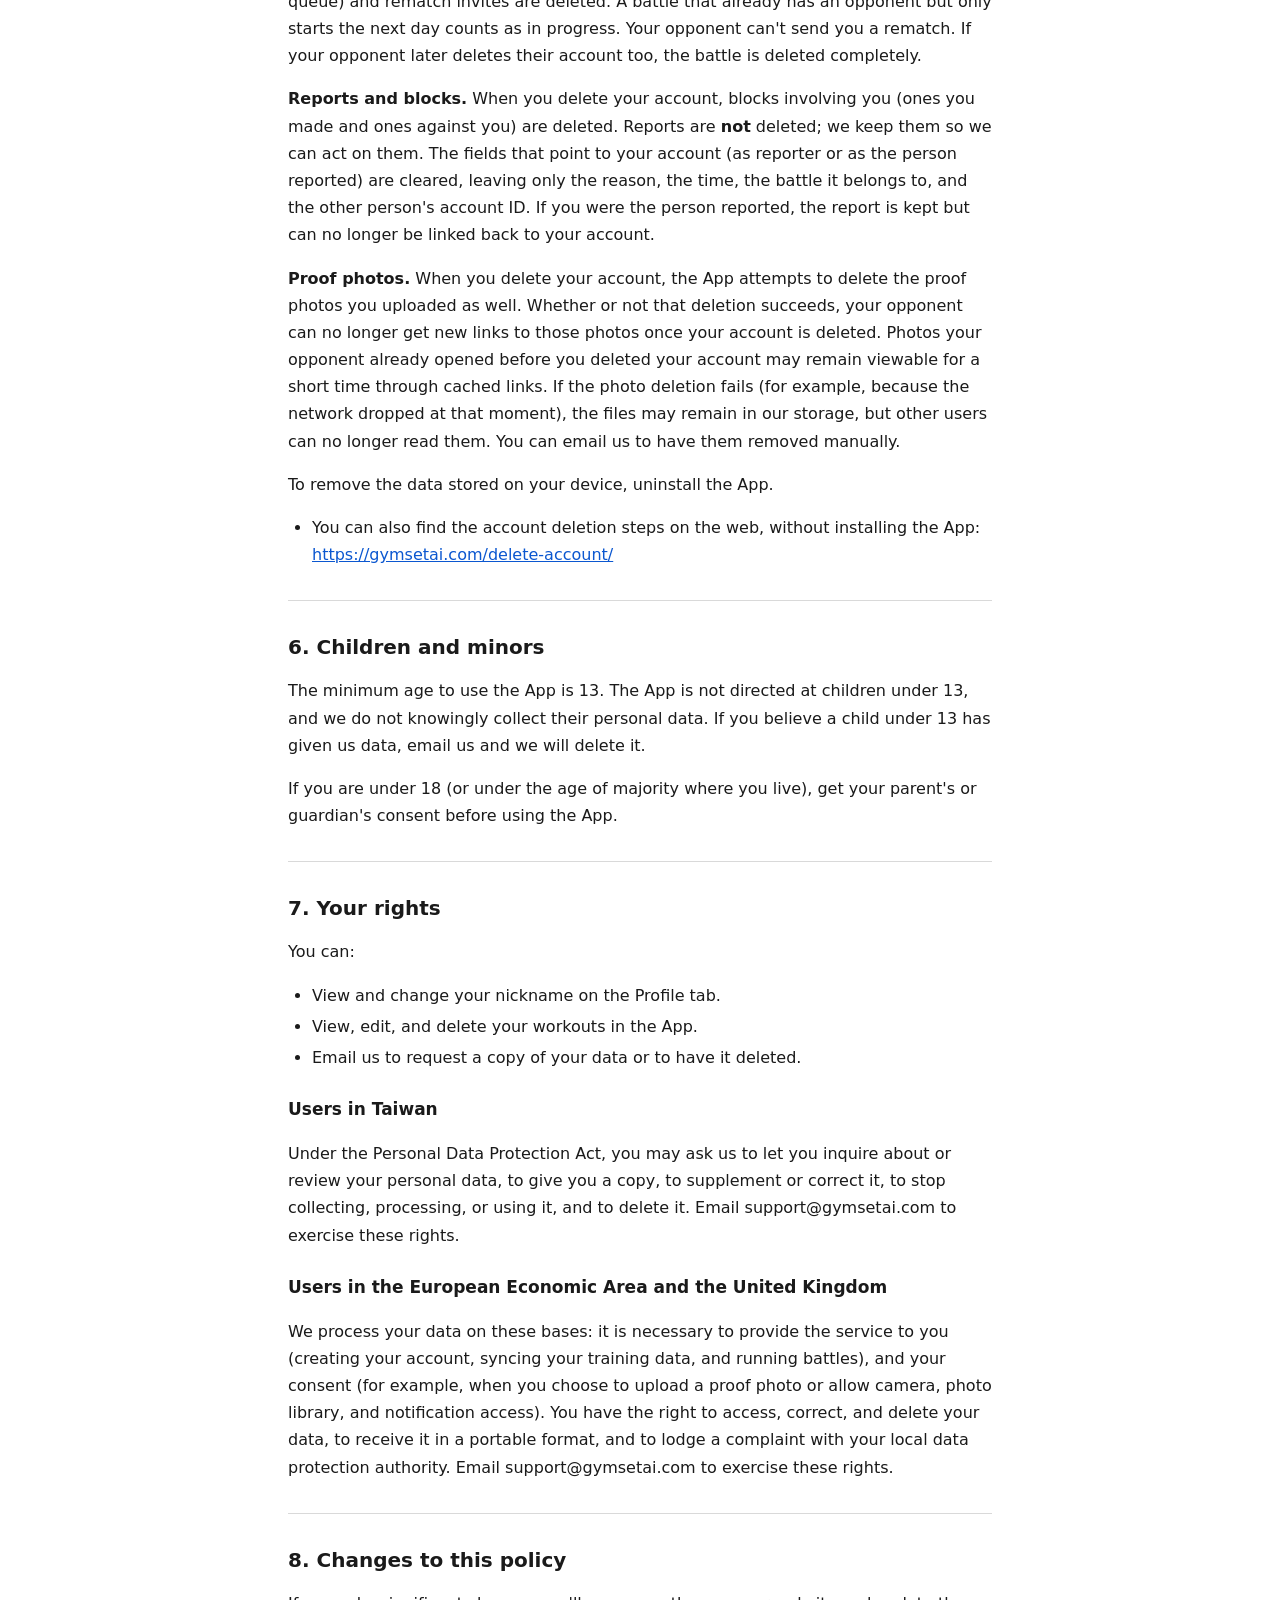
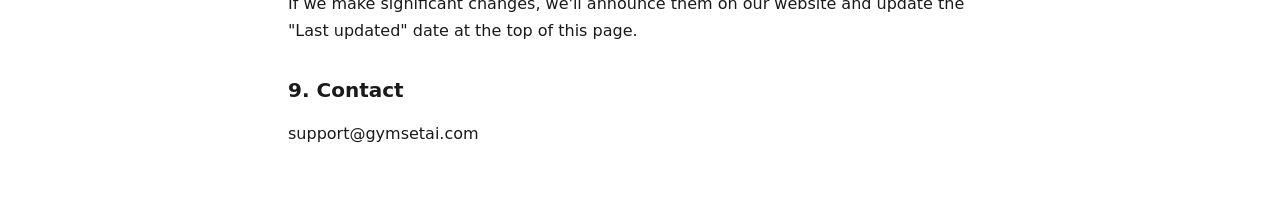
<file: en/privacy/index.html>
<!doctype html>
<html lang="en">
<head>
<meta charset="utf-8">
<meta name="viewport" content="width=device-width, initial-scale=1">
<title>GymSet AI Privacy Policy</title>
<link rel="stylesheet" href="../../style.css">
</head>
<body>
<nav><a class="brand" href="../../index.html#en">GymSet AI</a> <a href="../../en/privacy/index.html">Privacy Policy</a> <a href="../../en/terms/index.html">Terms of Use</a> <a href="../../support/index.html#en">Support</a> <a href="../../delete-account/index.html#en">Delete account</a> <a href="../../privacy/index.html">中文</a></nav>
<main>
<h1>GymSet AI Privacy Policy</h1>
<p>Last updated: 2026-10-16</p>
<p>This policy explains what data GymSet AI (&quot;the App&quot;) collects, why, which service providers process it, how long it is kept, and how you can delete it.</p>
<ul>
<li>Operator: CHOU TING-RUI (individual developer)</li>
<li>Contact: support@gymsetai.com</li>
</ul>
<hr>
<h2>1. Data we collect</h2>
<p>You need an account to use the App. After you log in, the following data is stored in our cloud database:</p>
<div class="table"><table>
<thead><tr><th>Data</th><th>When it's collected</th><th>Who can see it</th></tr></thead>
<tbody>
<tr><td><strong>Email address</strong></td><td>When you sign up, log in, or reset your password</td><td>Only you</td></tr>
<tr><td><strong>Password</strong> (email sign-up accounts only)</td><td>When you sign up with email or reset your password. The authentication service (Supabase Auth) stores it hashed, and we never see it in plain text. Accounts that sign in with Apple or Google have no password</td><td>No one</td></tr>
<tr><td><strong>Account ID</strong></td><td>Generated automatically when you sign up</td><td>Used internally</td></tr>
<tr><td><strong>Apple sign-in data</strong> (Sign in with Apple accounts only): your Apple user ID and email address. If you chose to hide your email from Apple, this is a relay address created by Apple, not your real inbox. The App does not ask Apple for your name</td><td>When you sign in with Apple; stored by the authentication service (Supabase Auth)</td><td>Only you</td></tr>
<tr><td><strong>Apple token</strong> (Sign in with Apple accounts only): a refresh token Apple issues to the App</td><td>After you sign in with Apple, our server obtains it from Apple and stores it on the server</td><td>No one. Neither the App nor other users can read it; only our server uses it, when you delete your account</td></tr>
<tr><td><strong>Google sign-in data</strong> (Google sign-in accounts only): your Google account ID, email address, name, and profile picture URL</td><td>When you sign in with Google; stored by the authentication service (Supabase Auth)</td><td>Only you. The App does not use your name or picture as your nickname and does not show them to other users</td></tr>
<tr><td><strong>Nickname</strong></td><td>When you enter it at sign-up or change it later on the Profile tab</td><td>You, and anyone you have been in a battle with (or sent a rematch invite to), including users you don't know who were paired with you by random matching. An opponent can use &quot;Share result&quot; to send text containing your nickname outside the App</td></tr>
<tr><td><strong>Training plan</strong></td><td>Synced automatically when you create or edit it</td><td>Only you</td></tr>
<tr><td><strong>Workout logs</strong>: date, start and end times, exercise names, sets, weights, reps, cardio minutes, and notes you type</td><td>Synced automatically when you finish a workout</td><td>Only you, <strong>except</strong> that when a workout is used for a battle check-in, your opponent in that battle can see that workout. The App screen shows only a summary (workout day name and exercises), but technically your opponent's account can read the full record, including notes and start/end times</td></tr>
<tr><td><strong>Battle data</strong>: invite code, whether it is a friend room or a random match, status, start and end dates, both players' total scores, result, rematch invites</td><td>When you start, join, or accept a battle, or tap &quot;Random match&quot; to join the queue</td><td>Both players in the battle. A random match that is still in the queue, with no opponent yet, is visible only to you</td></tr>
<tr><td><strong>Usage events</strong>: which main actions you take in the App, such as opening the App, finishing onboarding, completing a workout, creating / joining / finishing a battle, and seeing / applying / editing an AI next-set suggestion, plus a few attached numbers or codes (for example battle mode). They contain no workout content, photos, Apple Health data, or text you type</td><td>When you take these actions</td><td>No other user can see them; we use them only for statistics</td></tr>
<tr><td><strong>Rank data</strong>: your rank, rank points, number of placement matches played, season badges, plus a hidden skill rating the system calculates from your results, your count of consecutive battles with no check-ins, and any random-matching pause end time</td><td>When a random-match or random-group-room battle is settled</td><td>Rank and rank points: you, and opponents or room-mates who have shared a battle with you. How many rank points you gained or lost in each random group room: only you and your room-mates. Season badges and pause end time: only you. Hidden skill rating: no user can see it (including you); it is used only by the system</td></tr>
<tr><td><strong>Check-ins and proof photos</strong>: the check-in date, the strength sets and cardio minutes you report for that day, the daily score calculated from them, and the photo</td><td>When you check in to a battle by taking a photo or picking one from your library</td><td>Only the two players in that battle. <strong>Your battle opponent can see the sets, cardio minutes, daily score, and check-in photo you report each day</strong></td></tr>
<tr><td><strong>Rejections</strong>: who rejected which day's check-in, and when</td><td>When your opponent taps &quot;Reject&quot;</td><td>Both players in the battle</td></tr>
<tr><td><strong>Reports</strong>: who reported, who was reported, the battle, the reason (inappropriate photo or nickname; harassment or other misconduct), and the time</td><td>When you report your opponent from the battle screen</td><td>Only us (the operator). The person reported and your opponent cannot see reports, and are not notified</td></tr>
<tr><td><strong>Blocks</strong>: who you blocked and when</td><td>When you block your opponent from the battle screen</td><td>Only you (you can view and undo them under &quot;Blocked users&quot; on the Profile tab). The blocked person cannot see it, but once it is in effect they cannot join your battles or start a rematch with you, and the App does not explain why when that fails. Random matching will not pair the two of you either</td></tr>
</tbody>
</table></div>
<p><strong>About random matching.</strong> There are two ways to start a battle: a &quot;Friend room&quot;, which uses an invite code, and a &quot;Random match&quot;, where the App pairs two users who are both in the queue. Your opponent in a random match is usually someone you don't know. Once you are paired, they can see exactly what a friend-room opponent can see: your nickname, your rank and rank points (once you have played random matches), your check-ins in that battle (including the sets, cardio minutes, and daily score you report each day) and proof photos, and the workout you use for each check-in. They cannot see your email address, your plan, or your other workouts. Pairing works like this: you are paired with the other user who has been in the queue longest and who meets the conditions. There are four conditions: neither of you has blocked the other, the two of you have no battle in progress, the other player has been queueing for less than 7 days, and your ranks are within one tier of each other (widened to two tiers once either of you has queued for 1 day, and to any rank after 2 days; players whose random matching is paused for skipping every check-in are not matched). Apart from rank data, matching does not use your location, training content or any other personal data. Reporting and blocking work the same way in random matches. A random match can pair you with a user of any age (the minimum age of 13 still applies), and the App does not group players by age. If you are a minor, we suggest using friend rooms only.</p>
<p><strong>About random group rooms.</strong> For random team battles (2v2, 3v3, 5v5) and random ranking rooms, the App places queued users in the same room. The people in your room are usually people you don't know, and every room member can see exactly what an opponent can see as described above. You are placed in a room only if: neither you nor anyone in the room has blocked the other, the room was created less than 7 days ago, and your rank is within one tier of everyone in the room (two tiers once you or the room has waited 1 day, any rank after 2 days), and at least one person in the room isn't paused from random matching. Apart from rank data, this does not use your location, training content or any other personal data.</p>
<h3>Data we do not collect</h3>
<ul>
<li>Location, contacts, or advertising identifiers (IDFA/AAID). The App does not read your device location.</li>
<li>Third-party analytics, crash reporting, or advertising SDK data. The App includes none of these; the &quot;usage events&quot; above are recorded in our own database and are not shared with analytics or advertising companies.</li>
<li>Google Health Connect or any sensor data. From Apple Health (HealthKit), the App only reads what is described under &quot;About Apple Health&quot; below.</li>
<li>Payment information. The App has no paid features.</li>
</ul>
<p><strong>About Apple Health (iPhone only).</strong> The App uses Apple Health only for two features, each of which you turn on yourself. &quot;Sync to Apple Health&quot; (Profile tab) writes each finished workout to the Health app as a strength training session (start and end time) with an estimated active energy value (MET 5 × body weight × duration), so it counts toward your Move ring. For that estimate it uses the body weight you entered in the App; it also asks for permission to read body weight, but reads your latest body weight from the Health app only if you haven't entered one (70 kg if there is none). That weight is used only on your device for this calculation and is not saved or uploaded. &quot;Import cardio from Apple Health&quot; (workout screen) asks for permission to read workouts, then reads the workouts recorded in the Health app since the day your current session started (activity type, whether it was indoors, start time, duration, distance, and which app recorded it) only to list the cardio you can import. Apart from that body weight, it reads nothing else from Health. Only a workout you tap is added to your workout as a cardio entry (activity name, minutes, distance in the note, and that Health workout's ID so it isn't imported twice); like your other workouts, it syncs to our cloud database and its minutes count toward battle scores, so the opponent in that battle can see them. Workouts you don't tap are not saved or uploaded. Data from Apple Health is never used for advertising or marketing and is never sold. You can turn off read or write access anytime in the Health app → Sharing → Apps → GymSet AI.</p>
<p><strong>About information inside photo files.</strong> A photo file can carry information written by the camera (EXIF), such as when it was taken and the device model. If location tagging is on in your camera, it may also include where the photo was taken. Before uploading, the App re-encodes the photo you take or pick from your library as a new JPEG image (at most 1600 pixels on the long side) that keeps only the picture itself, so the original file's EXIF information, including location, is not uploaded. If re-encoding fails, the App asks you to try again and never uploads the original file instead. What is visible in the picture itself is a different matter; see the next paragraph.</p>
<p><strong>About check-in photos for cardio.</strong> When your workout includes cardio, we suggest photographing a screen that shows the time or distance. <strong>Do not photograph a route map.</strong> A route map can reveal where you live or the routes you usually run, and your opponent in that battle can see the photo. The App itself does not collect GPS location and does not record your route.</p>
<h3>Data that stays on your device</h3>
<p>The following data is stored only on your device and is never uploaded: your language setting, daily reminder time, rest timer and keep-screen-on settings, the training goal, experience level, days per week, weight unit and body weight (if you enter it) from the setup questions, a workout in progress that you haven't finished, which weekly recaps you have dismissed, proof photos waiting to be uploaded, and an invite code opened from a link (it expires after 24 hours). The starter plan built from your setup answers is part of your plan and syncs to the cloud like your other training data; your body weight is never written into the plan. In addition, so the App works offline, your device keeps your sign-in session and a copy of your plan and workouts (including anything not yet uploaded).</p>
<h3>Server technical logs</h3>
<p>Our cloud provider, Supabase, generates technical logs of connections and requests (for example, IP address, time, and request path) for security and troubleshooting. Supabase keeps these logs for a short period under its service plan and then deletes them automatically. We do not export them or keep them long term. Apart from the &quot;usage events&quot; in the table in section 1, the App does not separately record or upload your usage activity.</p>
<hr>
<h2>2. How we use your data</h2>
<p>We use your data only to run the App:</p>
<ul>
<li><strong>Email and password</strong> (email sign-up accounts only): to log you in and to send 6-digit codes for verifying your sign-up and resetting your password.</li>
<li><strong>Apple and Google sign-in data</strong>: to let you sign in with your Apple or Google account and recognize the same account the next time you sign in.</li>
<li><strong>Apple token</strong>: used only to revoke the App's Sign in with Apple authorization with Apple when you delete your account, and for nothing else.</li>
<li><strong>Training data</strong>: to show your plan, history, and progress charts, and to restore your data when you switch phones. The &quot;AI suggests&quot; weight is calculated on your device from your previous workout. No data is sent to an external AI service.</li>
<li><strong>Nickname, battle data, check-ins (including the sets and cardio minutes you report), and proof photos</strong>: to run one-on-one battles (friend rooms and random matches). Your opponent can verify that you trained, and the App calculates each day's score and the winner. The scoring formula is in Section 2 of the Terms of Use.</li>
<li><strong>Usage events</strong>: to see which features are used and where people get stuck, so we can improve the App. They are not used for advertising, marketing, or tracking, and are not sold.</li>
<li><strong>Rank data</strong>: to calculate your rank from random-match and random-group-room results, to match players of similar skill, and to pause random matching after consecutive battles with no check-ins. The method is described in section 2 of the Terms of Use.</li>
<li><strong>Reports</strong>: so we can review inappropriate content and act on violating accounts. <strong>Blocks</strong>: to make the block work (their proof photos are no longer shown to you, and the two of you cannot join each other's battles, start rematches, or be paired by random matching).</li>
</ul>
<p>We do <strong>not</strong> use your data for advertising, sell it, or use it to track you across apps.</p>
<hr>
<h2>3. Service providers</h2>
<div class="table"><table>
<thead><tr><th>Provider</th><th>What it processes</th><th>Location</th></tr></thead>
<tbody>
<tr><td><strong>Supabase</strong> (database, authentication, file storage)</td><td>All cloud data listed in Section 1, including proof photos</td><td>Asia Pacific, ap-northeast-2 (Seoul)</td></tr>
<tr><td><strong>Resend</strong> (a US company that sends verification emails for us)</td><td>Your email address and the content of verification emails (a 6-digit code)</td><td>Data may be processed in the United States</td></tr>
<tr><td><strong>Apple</strong> (Sign in with Apple, iPhone only)</td><td>Only if you choose to sign in with Apple: Apple verifies your identity and provides your Apple user ID and email address. Our server exchanges the authorization code from Apple for an Apple token, and sends that token back to Apple to revoke the authorization when you delete your account</td><td>Processed under Apple's privacy policy</td></tr>
<tr><td><strong>Google</strong> (Google sign-in)</td><td>Only if you choose to sign in with Google: Google verifies your identity and provides your Google account ID, email address, name, and profile picture URL</td><td>Processed under Google's privacy policy</td></tr>
</tbody>
</table></div>
<p>Proof photos are stored in <strong>private</strong> storage. The App displays them through signed links that expire after 10 minutes.
All traffic is encrypted with HTTPS.</p>
<p>We exchange data only with the providers in the table above, and only what the table lists. Apple and Google are involved only if you choose to sign in with them, and only the data needed for sign-in is exchanged (for Apple, also revoking the authorization when you delete your account); our server does not send your workouts, battles, check-in photos, or any other data to Apple or Google. Apart from this, we do not share your data with any third party. The only exception: we provide data only when the law requires it or when a competent authority requests it through a lawful process, and only to the extent necessary.</p>
<hr>
<h2>4. How long we keep data</h2>
<ul>
<li><strong>Account, nickname, plan, workouts, battles, check-ins, and proof photos</strong>: kept while your account exists. Nothing is deleted automatically.</li>
<li><strong>Rank data</strong>: kept until you delete your account and deleted together with it.</li>
<li><strong>Apple and Google sign-in data</strong>: part of your account; kept until you delete your account and deleted together with it.</li>
<li><strong>Apple token</strong>: kept until you delete your account. When you delete your account it is used to revoke the authorization with Apple, then deleted together with your account.</li>
<li><strong>Usage events</strong>: there is currently no automatic deletion. When you delete your account, the account field on these events is cleared, so the remaining records can no longer be linked to you.</li>
<li><strong>Workouts you delete</strong>: disappear from your screens. To keep your devices in sync, the server marks the workout as deleted, and <strong>its contents stay on the server until your account is deleted</strong>. If that workout was used for a battle check-in, your opponent can still see it as check-in evidence (the screen shows a summary; the full record is technically readable).</li>
<li><strong>Check-ins and proof photos</strong>: to keep battles fair, you cannot delete a check-in or photo after you submit it. You can retake today's photo during that day, unless your opponent has rejected it. A rejected photo cannot be replaced.</li>
<li><strong>Reports</strong>: nothing is deleted automatically; we keep them so we can act on them. <strong>Blocks</strong>: kept until you unblock, or until you or the blocked person deletes their account.</li>
<li><strong>Battles nobody has joined yet</strong>: you can take back a battle you started at any time, and its data is deleted. The same goes for a random match that is still in the queue: leave the queue and it is deleted.</li>
<li><strong>Server technical logs</strong>: kept by Supabase for a short period under its service plan and then deleted automatically (see Section 1).</li>
<li><strong>Backups</strong>: deleted data may remain in our provider's backups (if any) for a while, until those backups are overwritten on their normal cycle.</li>
</ul>
<hr>
<h2>5. Deleting your data</h2>
<p><strong>In-app account deletion.</strong> Open the <strong>Profile</strong> tab, scroll to the bottom, and tap <strong>Delete account</strong> (the red text below <strong>Log out</strong>). In the confirmation dialog, tap <strong>Delete forever</strong>. Deletion happens right away and can't be undone. Deleting your account also deletes your nickname, plan, workouts, and check-ins. If you signed in with Apple, before deleting, the App asks our server to revoke the App's Sign in with Apple authorization with Apple; whether or not that succeeds, the Apple token on our server is deleted together with your account. If you use Apple or Google to sign in, you can delete your account this way just by signing in the same way in the App; you don't need to know the account's email address.</p>
<p><strong>Deletion by email.</strong> If you can't use the App, email support@gymsetai.com from the email address of your account and tell us you want your account deleted. After we confirm you are the account holder, we will complete the request within 30 days. These requests are handled manually, and the same data is deleted as with in-app deletion. If you signed in with Apple and chose to hide your email, your account's email address is an Apple relay address that you may not be able to send from. In that case, please use in-app deletion above instead: signing in with Apple in the App is the most direct way to confirm you are the account holder.</p>
<p><strong>Battle results are kept, but anonymized.</strong> So your opponents don't lose their records, battles you took part in stay on their side. Your nickname, check-ins, and workouts are deleted, and your opponent only sees &quot;Deleted user&quot;, the result, and both players' final total scores. Rejections you made of your opponent's check-ins still stand, but no longer record who made them. A battle in progress ends when you delete your account: if it was already decided, the actual result stands; if not, your opponent wins it. Battles that don't have an opponent yet (including a random match still in the queue) and rematch invites are deleted. A battle that already has an opponent but only starts the next day counts as in progress. Your opponent can't send you a rematch. If your opponent later deletes their account too, the battle is deleted completely.</p>
<p><strong>Reports and blocks.</strong> When you delete your account, blocks involving you (ones you made and ones against you) are deleted. Reports are <strong>not</strong> deleted; we keep them so we can act on them. The fields that point to your account (as reporter or as the person reported) are cleared, leaving only the reason, the time, the battle it belongs to, and the other person's account ID. If you were the person reported, the report is kept but can no longer be linked back to your account.</p>
<p><strong>Proof photos.</strong> When you delete your account, the App attempts to delete the proof photos you uploaded as well. Whether or not that deletion succeeds, your opponent can no longer get new links to those photos once your account is deleted. Photos your opponent already opened before you deleted your account may remain viewable for a short time through cached links. If the photo deletion fails (for example, because the network dropped at that moment), the files may remain in our storage, but other users can no longer read them. You can email us to have them removed manually.</p>
<p>To remove the data stored on your device, uninstall the App.</p>
<ul>
<li>You can also find the account deletion steps on the web, without installing the App: <a href="https://gymsetai.com/delete-account/">https://gymsetai.com/delete-account/</a></li>
</ul>
<hr>
<h2>6. Children and minors</h2>
<p>The minimum age to use the App is 13. The App is not directed at children under 13, and we do not knowingly collect their personal data. If you believe a child under 13 has given us data, email us and we will delete it.</p>
<p>If you are under 18 (or under the age of majority where you live), get your parent's or guardian's consent before using the App.</p>
<hr>
<h2>7. Your rights</h2>
<p>You can:</p>
<ul>
<li>View and change your nickname on the Profile tab.</li>
<li>View, edit, and delete your workouts in the App.</li>
<li>Email us to request a copy of your data or to have it deleted.</li>
</ul>
<h3>Users in Taiwan</h3>
<p>Under the Personal Data Protection Act, you may ask us to let you inquire about or review your personal data, to give you a copy, to supplement or correct it, to stop collecting, processing, or using it, and to delete it. Email support@gymsetai.com to exercise these rights.</p>
<h3>Users in the European Economic Area and the United Kingdom</h3>
<p>We process your data on these bases: it is necessary to provide the service to you (creating your account, syncing your training data, and running battles), and your consent (for example, when you choose to upload a proof photo or allow camera, photo library, and notification access). You have the right to access, correct, and delete your data, to receive it in a portable format, and to lodge a complaint with your local data protection authority. Email support@gymsetai.com to exercise these rights.</p>
<hr>
<h2>8. Changes to this policy</h2>
<p>If we make significant changes, we'll announce them on our website and update the &quot;Last updated&quot; date at the top of this page.</p>
<h2>9. Contact</h2>
<p>support@gymsetai.com</p>
</main>
</body>
</html>
</file>
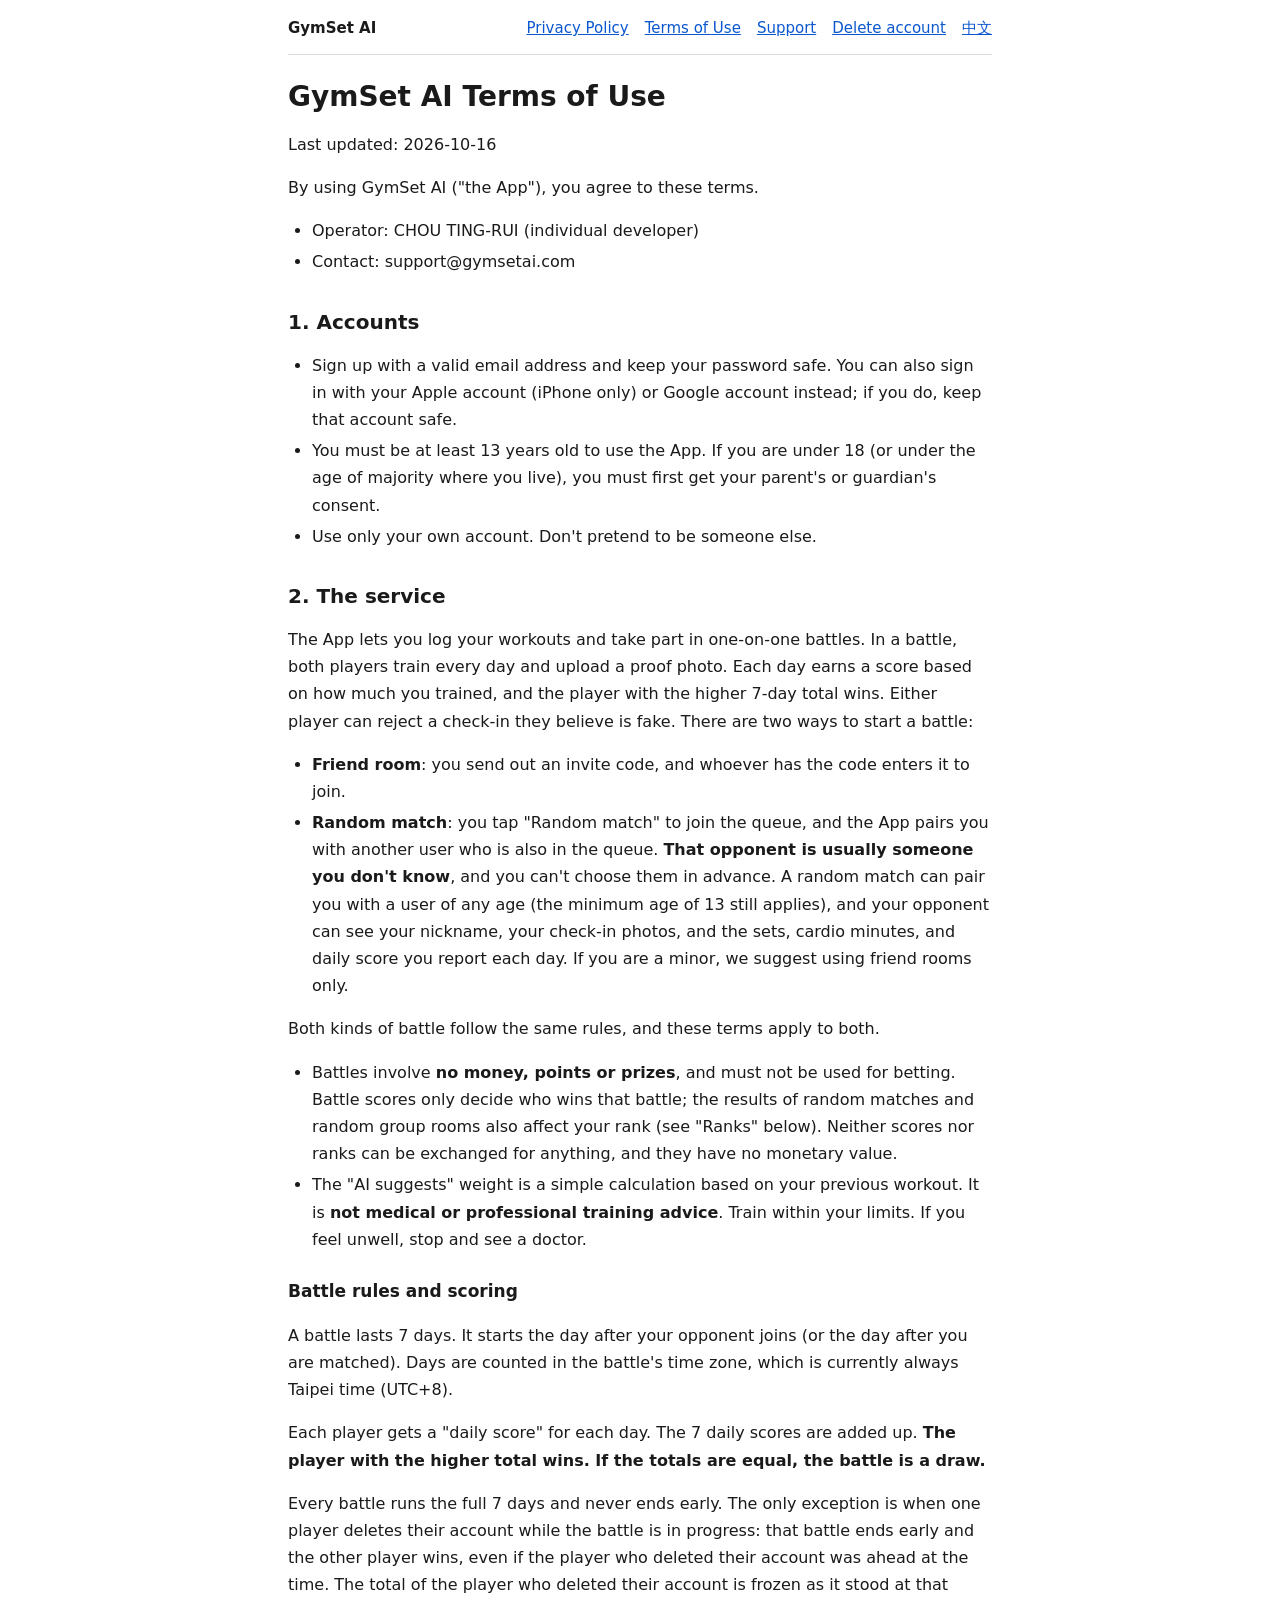
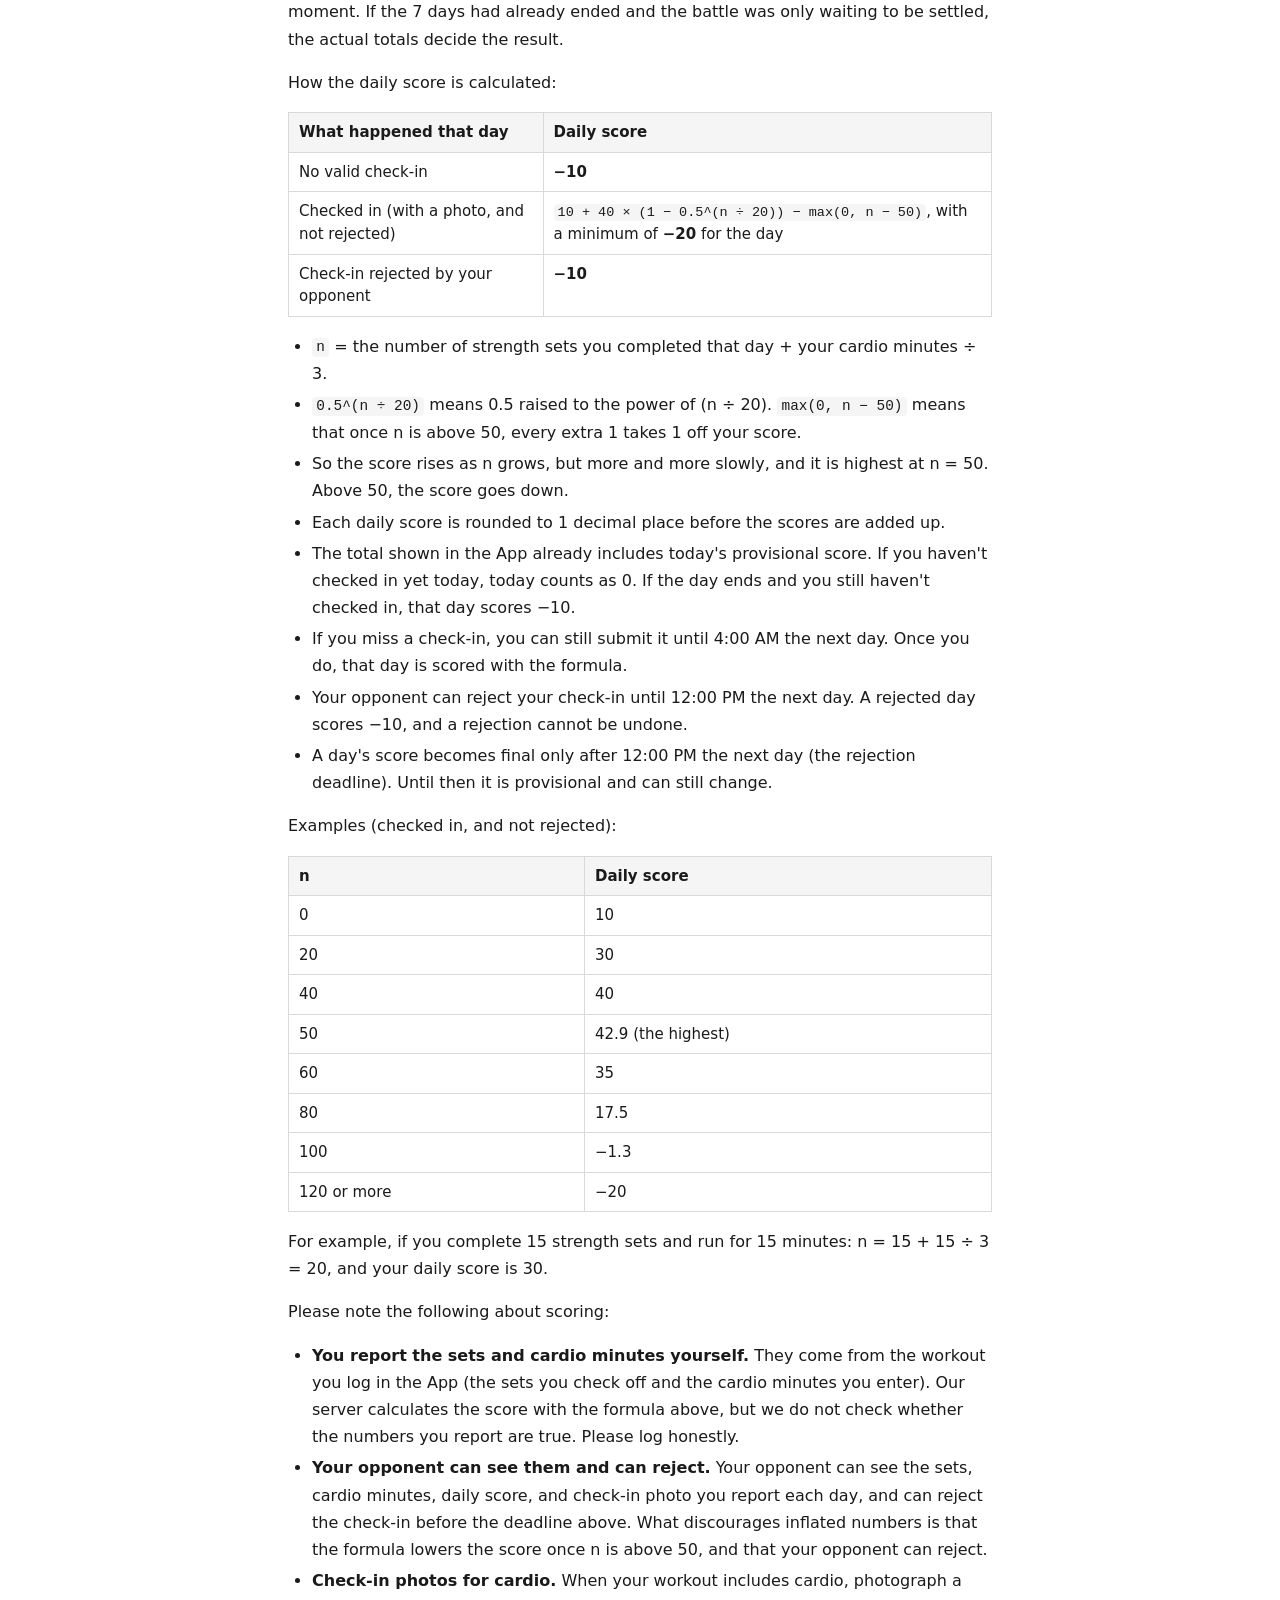
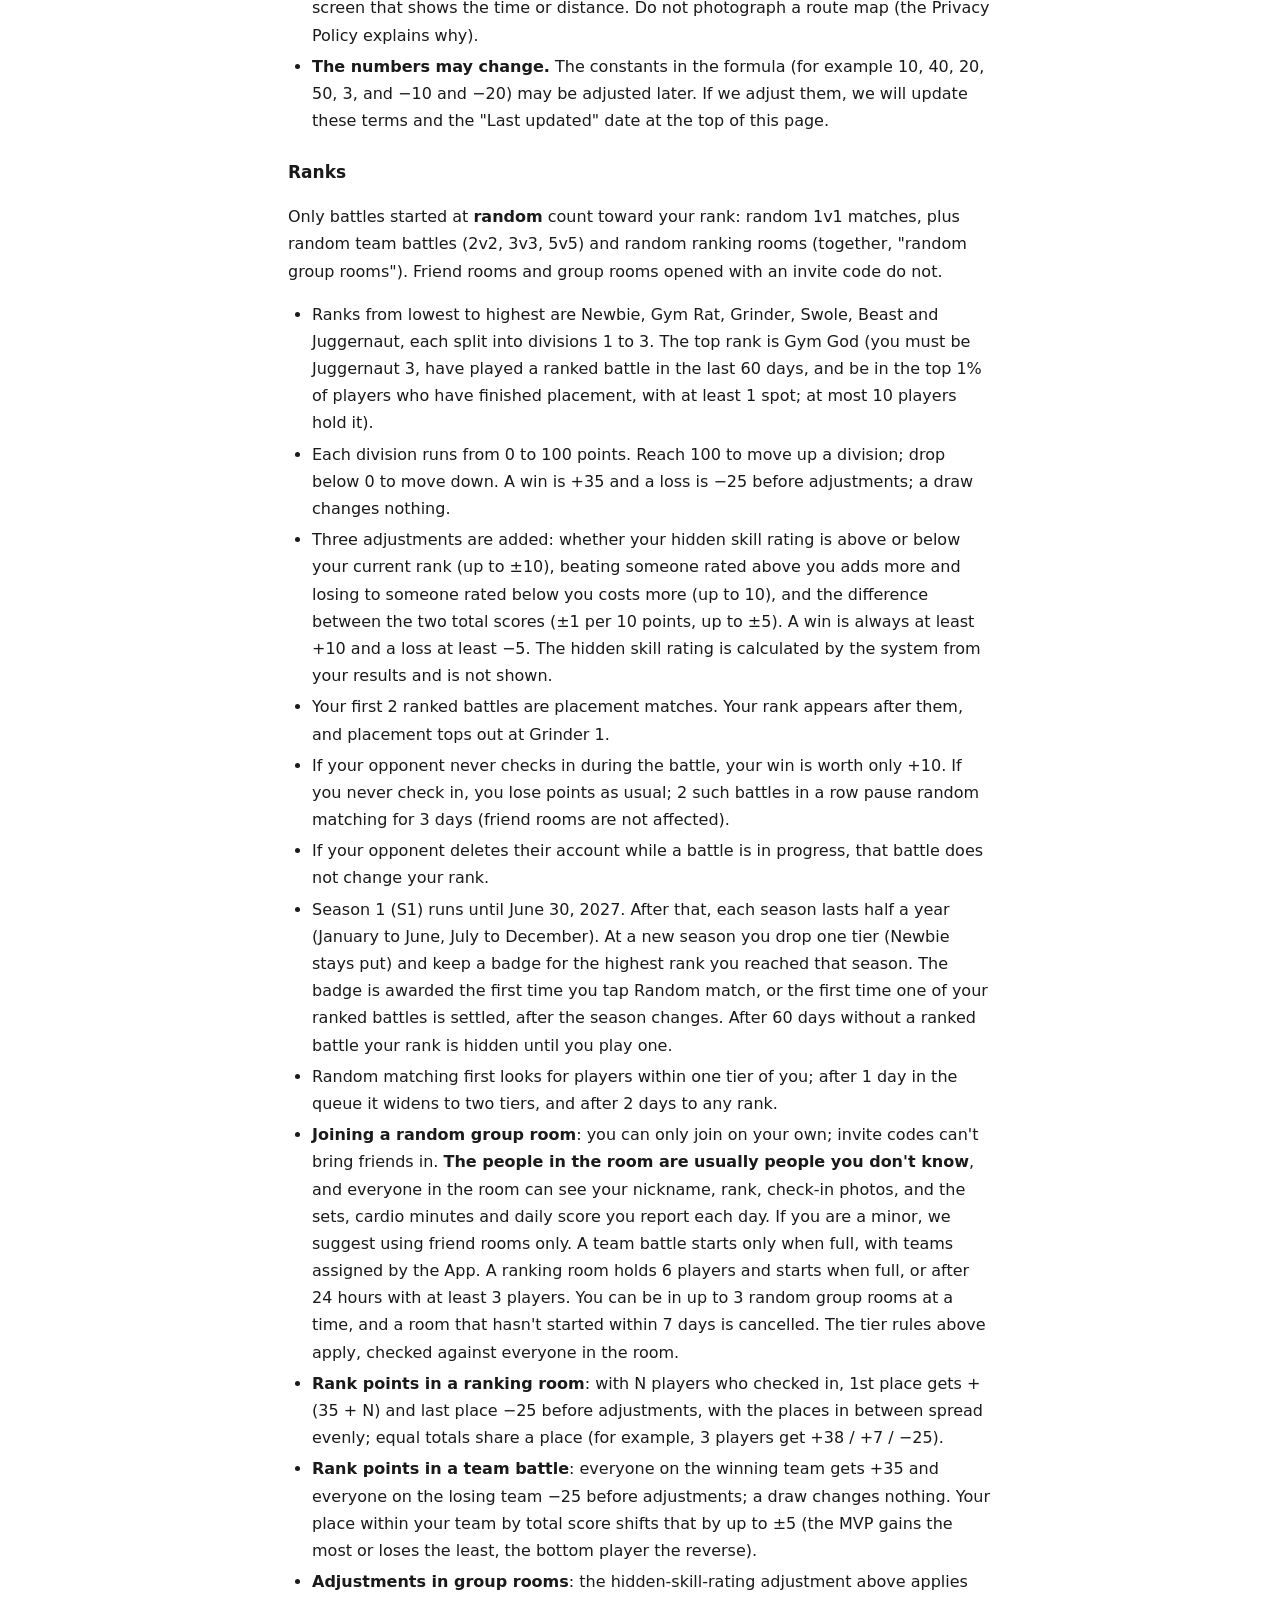
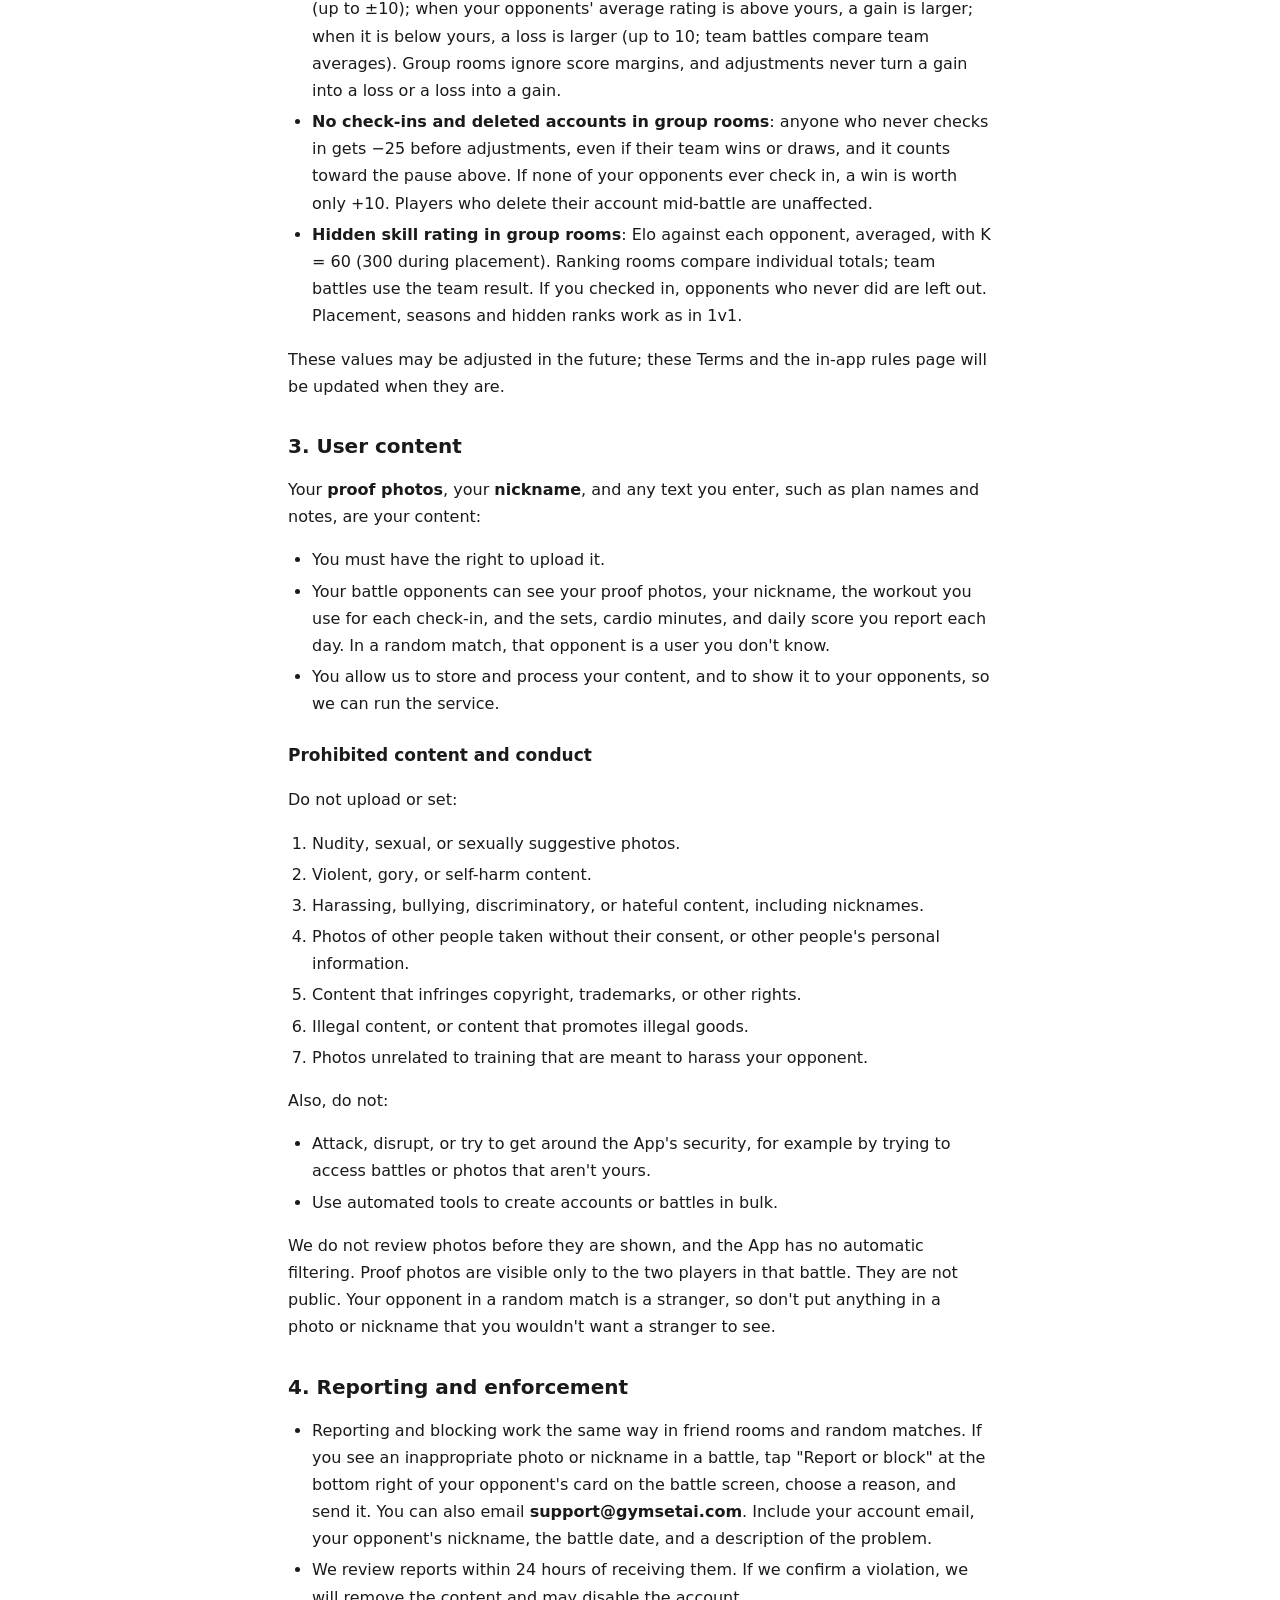
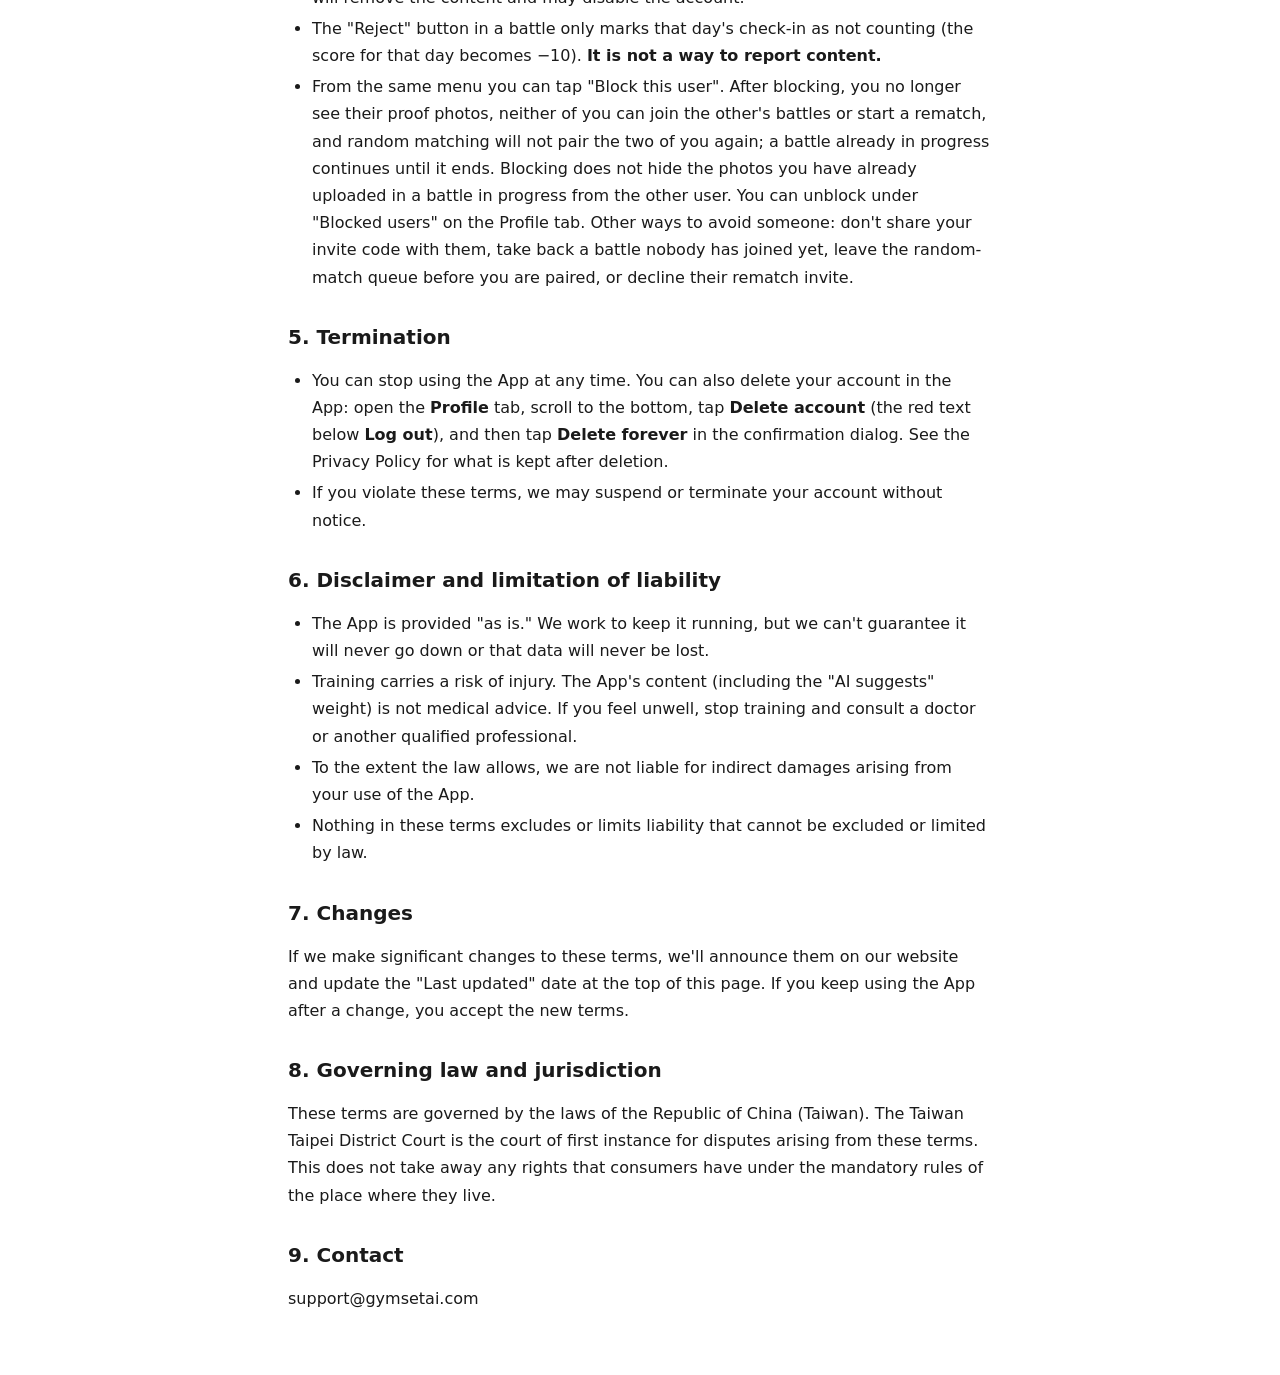
<file: en/terms/index.html>
<!doctype html>
<html lang="en">
<head>
<meta charset="utf-8">
<meta name="viewport" content="width=device-width, initial-scale=1">
<title>GymSet AI Terms of Use</title>
<link rel="stylesheet" href="../../style.css">
</head>
<body>
<nav><a class="brand" href="../../index.html#en">GymSet AI</a> <a href="../../en/privacy/index.html">Privacy Policy</a> <a href="../../en/terms/index.html">Terms of Use</a> <a href="../../support/index.html#en">Support</a> <a href="../../delete-account/index.html#en">Delete account</a> <a href="../../terms/index.html">中文</a></nav>
<main>
<h1>GymSet AI Terms of Use</h1>
<p>Last updated: 2026-10-16</p>
<p>By using GymSet AI (&quot;the App&quot;), you agree to these terms.</p>
<ul>
<li>Operator: CHOU TING-RUI (individual developer)</li>
<li>Contact: support@gymsetai.com</li>
</ul>
<h2>1. Accounts</h2>
<ul>
<li>Sign up with a valid email address and keep your password safe. You can also sign in with your Apple account (iPhone only) or Google account instead; if you do, keep that account safe.</li>
<li>You must be at least 13 years old to use the App. If you are under 18 (or under the age of majority where you live), you must first get your parent's or guardian's consent.</li>
<li>Use only your own account. Don't pretend to be someone else.</li>
</ul>
<h2>2. The service</h2>
<p>The App lets you log your workouts and take part in one-on-one battles. In a battle, both players train every day and upload a proof photo. Each day earns a score based on how much you trained, and the player with the higher 7-day total wins. Either player can reject a check-in they believe is fake. There are two ways to start a battle:</p>
<ul>
<li><strong>Friend room</strong>: you send out an invite code, and whoever has the code enters it to join.</li>
<li><strong>Random match</strong>: you tap &quot;Random match&quot; to join the queue, and the App pairs you with another user who is also in the queue. <strong>That opponent is usually someone you don't know</strong>, and you can't choose them in advance. A random match can pair you with a user of any age (the minimum age of 13 still applies), and your opponent can see your nickname, your check-in photos, and the sets, cardio minutes, and daily score you report each day. If you are a minor, we suggest using friend rooms only.</li>
</ul>
<p>Both kinds of battle follow the same rules, and these terms apply to both.</p>
<ul>
<li>Battles involve <strong>no money, points or prizes</strong>, and must not be used for betting. Battle scores only decide who wins that battle; the results of random matches and random group rooms also affect your rank (see &quot;Ranks&quot; below). Neither scores nor ranks can be exchanged for anything, and they have no monetary value.</li>
<li>The &quot;AI suggests&quot; weight is a simple calculation based on your previous workout. It is <strong>not medical or professional training advice</strong>. Train within your limits. If you feel unwell, stop and see a doctor.</li>
</ul>
<h3>Battle rules and scoring</h3>
<p>A battle lasts 7 days. It starts the day after your opponent joins (or the day after you are matched). Days are counted in the battle's time zone, which is currently always Taipei time (UTC+8).</p>
<p>Each player gets a &quot;daily score&quot; for each day. The 7 daily scores are added up. <strong>The player with the higher total wins. If the totals are equal, the battle is a draw.</strong></p>
<p>Every battle runs the full 7 days and never ends early. The only exception is when one player deletes their account while the battle is in progress: that battle ends early and the other player wins, even if the player who deleted their account was ahead at the time. The total of the player who deleted their account is frozen as it stood at that moment. If the 7 days had already ended and the battle was only waiting to be settled, the actual totals decide the result.</p>
<p>How the daily score is calculated:</p>
<div class="table"><table>
<thead><tr><th>What happened that day</th><th>Daily score</th></tr></thead>
<tbody>
<tr><td>No valid check-in</td><td><strong>−10</strong></td></tr>
<tr><td>Checked in (with a photo, and not rejected)</td><td><code>10 + 40 × (1 − 0.5^(n ÷ 20)) − max(0, n − 50)</code>, with a minimum of <strong>−20</strong> for the day</td></tr>
<tr><td>Check-in rejected by your opponent</td><td><strong>−10</strong></td></tr>
</tbody>
</table></div>
<ul>
<li><code>n</code> = the number of strength sets you completed that day + your cardio minutes ÷ 3.</li>
<li><code>0.5^(n ÷ 20)</code> means 0.5 raised to the power of (n ÷ 20). <code>max(0, n − 50)</code> means that once n is above 50, every extra 1 takes 1 off your score.</li>
<li>So the score rises as n grows, but more and more slowly, and it is highest at n = 50. Above 50, the score goes down.</li>
<li>Each daily score is rounded to 1 decimal place before the scores are added up.</li>
<li>The total shown in the App already includes today's provisional score. If you haven't checked in yet today, today counts as 0. If the day ends and you still haven't checked in, that day scores −10.</li>
<li>If you miss a check-in, you can still submit it until 4:00 AM the next day. Once you do, that day is scored with the formula.</li>
<li>Your opponent can reject your check-in until 12:00 PM the next day. A rejected day scores −10, and a rejection cannot be undone.</li>
<li>A day's score becomes final only after 12:00 PM the next day (the rejection deadline). Until then it is provisional and can still change.</li>
</ul>
<p>Examples (checked in, and not rejected):</p>
<div class="table"><table>
<thead><tr><th>n</th><th>Daily score</th></tr></thead>
<tbody>
<tr><td>0</td><td>10</td></tr>
<tr><td>20</td><td>30</td></tr>
<tr><td>40</td><td>40</td></tr>
<tr><td>50</td><td>42.9 (the highest)</td></tr>
<tr><td>60</td><td>35</td></tr>
<tr><td>80</td><td>17.5</td></tr>
<tr><td>100</td><td>−1.3</td></tr>
<tr><td>120 or more</td><td>−20</td></tr>
</tbody>
</table></div>
<p>For example, if you complete 15 strength sets and run for 15 minutes: n = 15 + 15 ÷ 3 = 20, and your daily score is 30.</p>
<p>Please note the following about scoring:</p>
<ul>
<li><strong>You report the sets and cardio minutes yourself.</strong> They come from the workout you log in the App (the sets you check off and the cardio minutes you enter). Our server calculates the score with the formula above, but we do not check whether the numbers you report are true. Please log honestly.</li>
<li><strong>Your opponent can see them and can reject.</strong> Your opponent can see the sets, cardio minutes, daily score, and check-in photo you report each day, and can reject the check-in before the deadline above. What discourages inflated numbers is that the formula lowers the score once n is above 50, and that your opponent can reject.</li>
<li><strong>Check-in photos for cardio.</strong> When your workout includes cardio, photograph a screen that shows the time or distance. Do not photograph a route map (the Privacy Policy explains why).</li>
<li><strong>The numbers may change.</strong> The constants in the formula (for example 10, 40, 20, 50, 3, and −10 and −20) may be adjusted later. If we adjust them, we will update these terms and the &quot;Last updated&quot; date at the top of this page.</li>
</ul>
<h3>Ranks</h3>
<p>Only battles started at <strong>random</strong> count toward your rank: random 1v1 matches, plus random team battles (2v2, 3v3, 5v5) and random ranking rooms (together, &quot;random group rooms&quot;). Friend rooms and group rooms opened with an invite code do not.</p>
<ul>
<li>Ranks from lowest to highest are Newbie, Gym Rat, Grinder, Swole, Beast and Juggernaut, each split into divisions 1 to 3. The top rank is Gym God (you must be Juggernaut 3, have played a ranked battle in the last 60 days, and be in the top 1% of players who have finished placement, with at least 1 spot; at most 10 players hold it).</li>
<li>Each division runs from 0 to 100 points. Reach 100 to move up a division; drop below 0 to move down. A win is +35 and a loss is −25 before adjustments; a draw changes nothing.</li>
<li>Three adjustments are added: whether your hidden skill rating is above or below your current rank (up to ±10), beating someone rated above you adds more and losing to someone rated below you costs more (up to 10), and the difference between the two total scores (±1 per 10 points, up to ±5). A win is always at least +10 and a loss at least −5. The hidden skill rating is calculated by the system from your results and is not shown.</li>
<li>Your first 2 ranked battles are placement matches. Your rank appears after them, and placement tops out at Grinder 1.</li>
<li>If your opponent never checks in during the battle, your win is worth only +10. If you never check in, you lose points as usual; 2 such battles in a row pause random matching for 3 days (friend rooms are not affected).</li>
<li>If your opponent deletes their account while a battle is in progress, that battle does not change your rank.</li>
<li>Season 1 (S1) runs until June 30, 2027. After that, each season lasts half a year (January to June, July to December). At a new season you drop one tier (Newbie stays put) and keep a badge for the highest rank you reached that season. The badge is awarded the first time you tap Random match, or the first time one of your ranked battles is settled, after the season changes. After 60 days without a ranked battle your rank is hidden until you play one.</li>
<li>Random matching first looks for players within one tier of you; after 1 day in the queue it widens to two tiers, and after 2 days to any rank.</li>
<li><strong>Joining a random group room</strong>: you can only join on your own; invite codes can't bring friends in. <strong>The people in the room are usually people you don't know</strong>, and everyone in the room can see your nickname, rank, check-in photos, and the sets, cardio minutes and daily score you report each day. If you are a minor, we suggest using friend rooms only. A team battle starts only when full, with teams assigned by the App. A ranking room holds 6 players and starts when full, or after 24 hours with at least 3 players. You can be in up to 3 random group rooms at a time, and a room that hasn't started within 7 days is cancelled. The tier rules above apply, checked against everyone in the room.</li>
<li><strong>Rank points in a ranking room</strong>: with N players who checked in, 1st place gets +(35 + N) and last place −25 before adjustments, with the places in between spread evenly; equal totals share a place (for example, 3 players get +38 / +7 / −25).</li>
<li><strong>Rank points in a team battle</strong>: everyone on the winning team gets +35 and everyone on the losing team −25 before adjustments; a draw changes nothing. Your place within your team by total score shifts that by up to ±5 (the MVP gains the most or loses the least, the bottom player the reverse).</li>
<li><strong>Adjustments in group rooms</strong>: the hidden-skill-rating adjustment above applies (up to ±10); when your opponents' average rating is above yours, a gain is larger; when it is below yours, a loss is larger (up to 10; team battles compare team averages). Group rooms ignore score margins, and adjustments never turn a gain into a loss or a loss into a gain.</li>
<li><strong>No check-ins and deleted accounts in group rooms</strong>: anyone who never checks in gets −25 before adjustments, even if their team wins or draws, and it counts toward the pause above. If none of your opponents ever check in, a win is worth only +10. Players who delete their account mid-battle are unaffected.</li>
<li><strong>Hidden skill rating in group rooms</strong>: Elo against each opponent, averaged, with K = 60 (300 during placement). Ranking rooms compare individual totals; team battles use the team result. If you checked in, opponents who never did are left out. Placement, seasons and hidden ranks work as in 1v1.</li>
</ul>
<p>These values may be adjusted in the future; these Terms and the in-app rules page will be updated when they are.</p>
<h2>3. User content</h2>
<p>Your <strong>proof photos</strong>, your <strong>nickname</strong>, and any text you enter, such as plan names and notes, are your content:</p>
<ul>
<li>You must have the right to upload it.</li>
<li>Your battle opponents can see your proof photos, your nickname, the workout you use for each check-in, and the sets, cardio minutes, and daily score you report each day. In a random match, that opponent is a user you don't know.</li>
<li>You allow us to store and process your content, and to show it to your opponents, so we can run the service.</li>
</ul>
<h3>Prohibited content and conduct</h3>
<p>Do not upload or set:</p>
<ol>
<li>Nudity, sexual, or sexually suggestive photos.</li>
<li>Violent, gory, or self-harm content.</li>
<li>Harassing, bullying, discriminatory, or hateful content, including nicknames.</li>
<li>Photos of other people taken without their consent, or other people's personal information.</li>
<li>Content that infringes copyright, trademarks, or other rights.</li>
<li>Illegal content, or content that promotes illegal goods.</li>
<li>Photos unrelated to training that are meant to harass your opponent.</li>
</ol>
<p>Also, do not:</p>
<ul>
<li>Attack, disrupt, or try to get around the App's security, for example by trying to access battles or photos that aren't yours.</li>
<li>Use automated tools to create accounts or battles in bulk.</li>
</ul>
<p>We do not review photos before they are shown, and the App has no automatic filtering. Proof photos are visible only to the two players in that battle. They are not public. Your opponent in a random match is a stranger, so don't put anything in a photo or nickname that you wouldn't want a stranger to see.</p>
<h2>4. Reporting and enforcement</h2>
<ul>
<li>Reporting and blocking work the same way in friend rooms and random matches. If you see an inappropriate photo or nickname in a battle, tap &quot;Report or block&quot; at the bottom right of your opponent's card on the battle screen, choose a reason, and send it. You can also email <strong>support@gymsetai.com</strong>. Include your account email, your opponent's nickname, the battle date, and a description of the problem.</li>
<li>We review reports within 24 hours of receiving them. If we confirm a violation, we will remove the content and may disable the account.</li>
<li>The &quot;Reject&quot; button in a battle only marks that day's check-in as not counting (the score for that day becomes −10). <strong>It is not a way to report content.</strong></li>
<li>From the same menu you can tap &quot;Block this user&quot;. After blocking, you no longer see their proof photos, neither of you can join the other's battles or start a rematch, and random matching will not pair the two of you again; a battle already in progress continues until it ends. Blocking does not hide the photos you have already uploaded in a battle in progress from the other user. You can unblock under &quot;Blocked users&quot; on the Profile tab. Other ways to avoid someone: don't share your invite code with them, take back a battle nobody has joined yet, leave the random-match queue before you are paired, or decline their rematch invite.</li>
</ul>
<h2>5. Termination</h2>
<ul>
<li>You can stop using the App at any time. You can also delete your account in the App: open the <strong>Profile</strong> tab, scroll to the bottom, tap <strong>Delete account</strong> (the red text below <strong>Log out</strong>), and then tap <strong>Delete forever</strong> in the confirmation dialog. See the Privacy Policy for what is kept after deletion.</li>
<li>If you violate these terms, we may suspend or terminate your account without notice.</li>
</ul>
<h2>6. Disclaimer and limitation of liability</h2>
<ul>
<li>The App is provided &quot;as is.&quot; We work to keep it running, but we can't guarantee it will never go down or that data will never be lost.</li>
<li>Training carries a risk of injury. The App's content (including the &quot;AI suggests&quot; weight) is not medical advice. If you feel unwell, stop training and consult a doctor or another qualified professional.</li>
<li>To the extent the law allows, we are not liable for indirect damages arising from your use of the App.</li>
<li>Nothing in these terms excludes or limits liability that cannot be excluded or limited by law.</li>
</ul>
<h2>7. Changes</h2>
<p>If we make significant changes to these terms, we'll announce them on our website and update the &quot;Last updated&quot; date at the top of this page. If you keep using the App after a change, you accept the new terms.</p>
<h2>8. Governing law and jurisdiction</h2>
<p>These terms are governed by the laws of the Republic of China (Taiwan). The Taiwan Taipei District Court is the court of first instance for disputes arising from these terms. This does not take away any rights that consumers have under the mandatory rules of the place where they live.</p>
<h2>9. Contact</h2>
<p>support@gymsetai.com</p>
</main>
</body>
</html>
</file>
<file: style.css>
:root{color-scheme:light dark;--fg:#1a1a1a;--bg:#fff;--muted:#5c5c5c;--line:#d9d9d9;--link:#0b57d0;--note:#fff4d6;--soft:#f5f5f5}
@media (prefers-color-scheme:dark){:root{--fg:#e8e8e8;--bg:#121212;--muted:#a3a3a3;--line:#3a3a3a;--link:#8ab4f8;--note:#3d3200;--soft:#1e1e1e}}
*{box-sizing:border-box}
html{-webkit-text-size-adjust:100%}
body{margin:0 auto;max-width:46rem;padding:1rem 1rem 3rem;font:1rem/1.7 system-ui,-apple-system,"Segoe UI","PingFang TC","Microsoft JhengHei","Noto Sans TC",sans-serif;color:var(--fg);background:var(--bg);overflow-wrap:break-word}
a{color:var(--link)}
nav{display:flex;flex-wrap:wrap;gap:.25rem 1rem;align-items:baseline;padding-bottom:.75rem;border-bottom:1px solid var(--line);font-size:.9375rem}
nav .brand{font-weight:700;color:var(--fg);text-decoration:none;margin-right:auto}
h1{font-size:1.75rem;line-height:1.3;margin:1.5rem 0 1rem}
h2{font-size:1.25rem;line-height:1.4;margin:2rem 0 .5rem}
h3{font-size:1.0625rem;margin:1.5rem 0 .5rem}
ul,ol{padding-left:1.5rem}
li{margin:.25rem 0}
hr{border:0;border-top:1px solid var(--line);margin:2rem 0}
code{font-family:ui-monospace,Consolas,monospace;font-size:.9em;background:var(--soft);padding:.1em .3em;border-radius:.25rem}
blockquote{margin:1rem 0;padding:.5rem 1rem;background:var(--note);border-left:.25rem solid #e0a800;border-radius:.25rem}
blockquote p{margin:0}
.table{overflow-x:auto;margin:1rem 0}
table{border-collapse:collapse;width:100%;min-width:34rem;font-size:.9375rem;line-height:1.5}
th,td{border:1px solid var(--line);padding:.5rem .625rem;text-align:left;vertical-align:top}
th{background:var(--soft)}
section[lang]{margin-top:3rem;padding-top:1rem;border-top:1px solid var(--line)}
</file>
